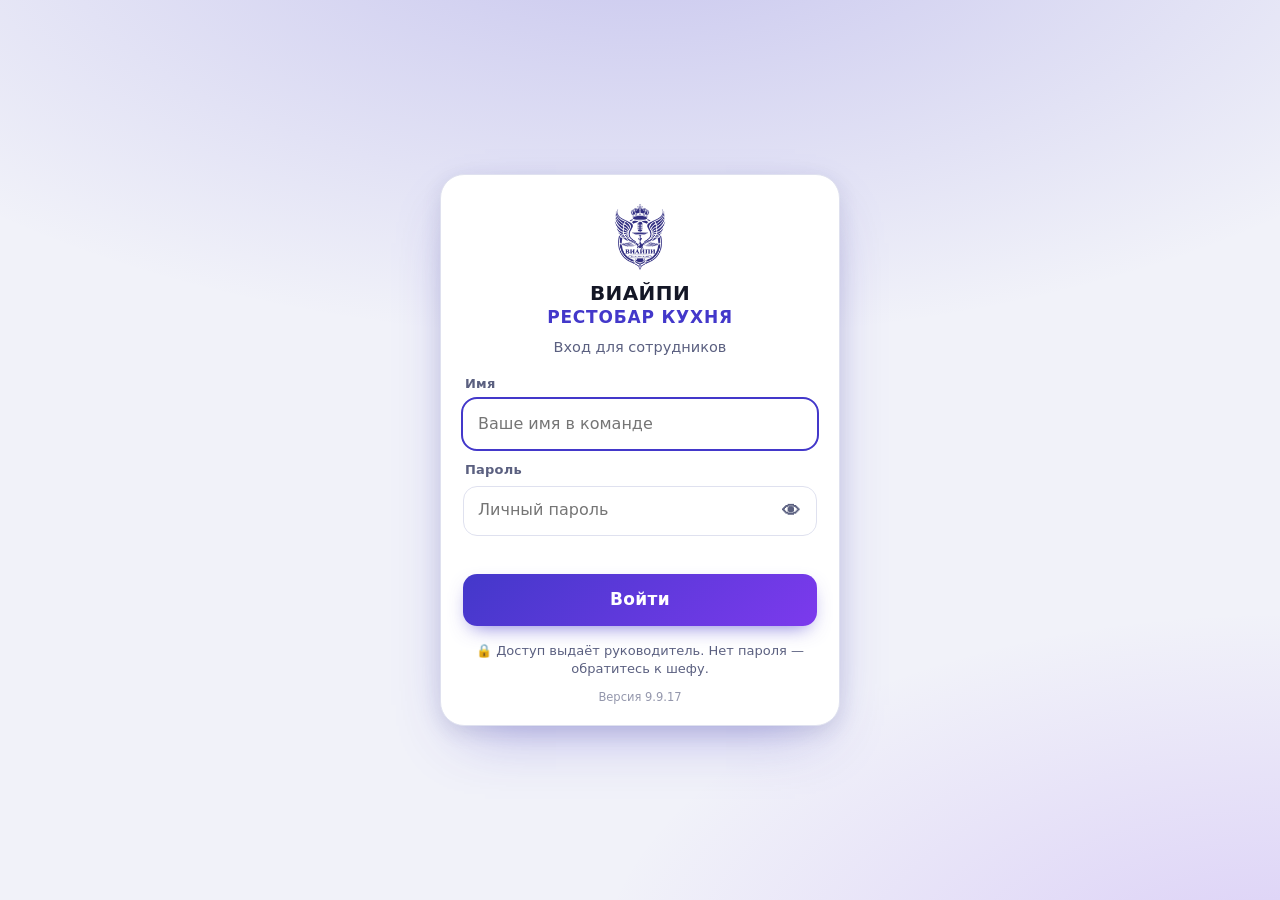
<file: index.html>
<!doctype html>
<html lang="ru">
<head>
<meta charset="utf-8">
<meta name="viewport" content="width=device-width, initial-scale=1, viewport-fit=cover">
<meta name="vip-ver" content="9.9.17">
<meta name="theme-color" content="#4338ca" media="(prefers-color-scheme: light)">
<meta name="theme-color" content="#0b0d17" media="(prefers-color-scheme: dark)">
<script>try{var d=document.documentElement,g=localStorage.getItem("vip3-gate"),r=localStorage.getItem("vip3-rt");if(g!=="\"2\""||!r||r==="\"\"")d.className+=" locked"}catch(e){document.documentElement.className+=" locked"}</script>
<script>try{var t=JSON.parse(localStorage.getItem("vip3-theme"));if(t==="light"||t==="dark")document.documentElement.setAttribute("data-theme",t)}catch(e){}</script>
<link rel="manifest" href="manifest.webmanifest">
<link rel="icon" href="icons/icon-192.png">
<link rel="apple-touch-icon" href="icons/icon-192.png">
<meta name="apple-mobile-web-app-capable" content="yes">
<meta name="apple-mobile-web-app-title" content="ВИАЙПИ РЕСТОБАР КУХНЯ">
<meta name="apple-mobile-web-app-status-bar-style" content="black-translucent">
<meta name="format-detection" content="telephone=no">
<meta name="mobile-web-app-capable" content="yes">
<title>ВИАЙПИ РЕСТОБАР КУХНЯ</title>
<script>(function(){var W=window,K='vip3-heal';
W.__vipHeal=function(why){try{var n=Date.now(),l=+localStorage.getItem(K)||0;if(why!=='manual'&&n-l<6e5)return;localStorage.setItem(K,String(n))}catch(e){}
fetch('manifest.webmanifest?vh='+Date.now(),{cache:'no-store'}).then(function(r){if(!r.ok)throw 0;var P=[];
try{if(navigator.serviceWorker)P.push(navigator.serviceWorker.getRegistrations().then(function(rs){return Promise.all(rs.map(function(r){return r.unregister()}))}))}catch(e){}
try{if(W.caches)P.push(caches.keys().then(function(ks){return Promise.all(ks.map(function(k){return caches.delete(k)}))}))}catch(e){}
return Promise.all(P.map(function(p){return p.catch(function(){})}))}).then(function(){return Promise.all(['./','app.js','styles.css','config.js'].map(function(f){return fetch(f,{cache:'reload'}).catch(function(){})}))}).then(function(){location.reload()},function(){if(why==='manual')location.reload()})};
var chk=function(){if(!W.__vipBoot)W.__vipHeal('boot')};addEventListener('load',function(){setTimeout(chk,6000)});setTimeout(chk,30000)})()</script>
<script>addEventListener("beforeinstallprompt",function(e){e.preventDefault();window.__dp=e})</script>
<link rel="stylesheet" href="styles.css">
</head>
<body>
<div id="gate" role="dialog" aria-modal="true" aria-labelledby="gt">
<main class="gcard">
<picture class="glogo"><source srcset="logo.png" media="(prefers-color-scheme: dark)"><img src="logo-ink.png" width="52" height="68" alt="ВИАЙПИ" decoding="async"></picture>
<h1 id="gt">ВИАЙПИ <b>РЕСТОБАР КУХНЯ</b></h1>
<p class="gsub">Вход для сотрудников</p>
<form id="gf" autocomplete="on" novalidate>
<label class="gl" for="gn">Имя</label>
<input id="gn" name="username" type="text" autocomplete="username" autocapitalize="words" autocorrect="off" spellcheck="false" enterkeyhint="next" maxlength="60" placeholder="Ваше имя в команде">
<label class="gl" for="gp">Пароль</label>
<div class="gpw"><input id="gp" name="password" type="password" autocomplete="current-password" enterkeyhint="go" maxlength="100" placeholder="Личный пароль"><button type="button" class="gpeek" data-a="gpeek" aria-label="Показать пароль" aria-pressed="false">👁</button></div>
<p id="ge" class="gerr" role="alert" aria-live="assertive"></p>
<button id="gb" class="gbtn" type="submit"><span class="gbt">Войти</span><i class="gspin" aria-hidden="true"></i></button>
</form>
<p class="gfoot">🔒 Доступ выдаёт руководитель. Нет пароля — обратитесь к шефу.</p>
<small id="gv" class="gver"></small>
</main>
</div>
<div class="w">
<div class="top" id="hdr"><picture class="logo"><source srcset="logo.png" media="(prefers-color-scheme: dark)"><img src="logo-ink.png" width="34" height="44" alt="ВИАЙПИ" decoding="async"></picture><h1><span class="h1a">ВИАЙПИ</span> <b>РЕСТОБАР КУХНЯ</b></h1><button class="g ib" id="saved" data-a="diag" aria-label="Связь">…</button><button class="g ib unfab" id="unfab" data-a="undo" aria-label="Отменить последнее действие" title="Отменить последнее" hidden><span aria-hidden="true"><svg class="hi" viewBox="0 0 24 24" width="20" height="20" fill="none" stroke="currentColor" stroke-width="1.9" stroke-linecap="round" stroke-linejoin="round" aria-hidden="true" focusable="false"><path d="M9 14 4 9l5-5"/><path d="M4 9h10.5a5.5 5.5 0 0 1 0 11H11"/></svg></span><i id="unn" hidden></i></button><button class="g ib nbb" id="nbtn" data-a="notif" aria-label="Уведомления" hidden><span class="nbi" aria-hidden="true"><svg class="hi" viewBox="0 0 24 24" width="20" height="20" fill="none" stroke="currentColor" stroke-width="1.9" stroke-linecap="round" stroke-linejoin="round" aria-hidden="true" focusable="false"><path d="M6 8a6 6 0 0 1 12 0c0 7 3 9 3 9H3s3-2 3-9"/><path d="M10.3 21a1.94 1.94 0 0 0 3.4 0"/></svg></span><i id="nbadge" hidden></i></button><button class="g ib rfb" id="rfbtn" data-a="refresh" aria-label="Обновить" title="Обновить"><span class="rfi" aria-hidden="true"><svg class="hi" viewBox="0 0 24 24" width="20" height="20" fill="none" stroke="currentColor" stroke-width="1.9" stroke-linecap="round" stroke-linejoin="round" aria-hidden="true" focusable="false"><path d="M21 12a9 9 0 1 1-2.64-6.36"/><path d="M21 3v6h-6"/></svg></span></button><button class="g ib apb" data-a="admin" aria-label="Админ-панель"><svg class="hi" viewBox="0 0 24 24" width="20" height="20" fill="none" stroke="currentColor" stroke-width="1.9" stroke-linecap="round" stroke-linejoin="round" aria-hidden="true" focusable="false"><path d="M12.22 2h-.44a2 2 0 0 0-2 2v.18a2 2 0 0 1-1 1.73l-.43.25a2 2 0 0 1-2 0l-.15-.08a2 2 0 0 0-2.73.73l-.22.38a2 2 0 0 0 .73 2.73l.15.1a2 2 0 0 1 1 1.72v.51a2 2 0 0 1-1 1.74l-.15.09a2 2 0 0 0-.73 2.73l.22.38a2 2 0 0 0 2.73.73l.15-.08a2 2 0 0 1 2 0l.43.25a2 2 0 0 1 1 1.73V20a2 2 0 0 0 2 2h.44a2 2 0 0 0 2-2v-.18a2 2 0 0 1 1-1.73l.43-.25a2 2 0 0 1 2 0l.15.08a2 2 0 0 0 2.73-.73l.22-.39a2 2 0 0 0-.73-2.73l-.15-.08a2 2 0 0 1-1-1.74v-.5a2 2 0 0 1 1-1.74l.15-.09a2 2 0 0 0 .73-2.73l-.22-.38a2 2 0 0 0-2.73-.73l-.15.08a2 2 0 0 1-2 0l-.43-.25a2 2 0 0 1-1-1.73V4a2 2 0 0 0-2-2z"/><circle cx="12" cy="12" r="3"/></svg><i id="apbadge" hidden></i></button><button class="g ib hmb" id="hmbtn" data-a="hmore" aria-label="Ещё" title="Ещё" aria-haspopup="menu" aria-expanded="false" aria-controls="hmenu"><svg class="hi" viewBox="0 0 24 24" width="20" height="20" fill="currentColor" aria-hidden="true" focusable="false"><circle cx="5" cy="12" r="1.9"/><circle cx="12" cy="12" r="1.9"/><circle cx="19" cy="12" r="1.9"/></svg></button><div class="hmenu" id="hmenu" role="menu" hidden><button class="g hmi" id="thbtn" data-a="theme" data-lb="Тема оформления" role="menuitem" aria-label="Тема оформления: светлая или тёмная">🌓</button><button class="g hmi ghb" id="ghbtn" data-a="ghost" data-lb="Невидимка" role="menuitem" aria-label="Режим невидимки" aria-pressed="false" hidden>👻</button><button class="g hmi" data-a="hist" data-lb="История заказов" role="menuitem" aria-label="История заказов">🕘</button></div></div>
<button id="obsbar" class="obsbar" data-a="obs" hidden></button>
<button id="apbar" class="obsbar apbar" data-a="admin" hidden></button>

<div class="instb" id="instb" hidden><span class="ii" aria-hidden="true">📲</span><div class="it2"><b>Установить приложение</b><small id="insub">Иконка на главном экране — открывается как приложение</small></div><button class="p" id="instgo" data-i="go">Установить</button><button class="x" data-i="x" aria-label="Скрыть">✕</button></div>

<nav class="tabs" aria-label="Разделы"><i class="tabind" aria-hidden="true"></i><button class="tab on" data-a="tab" data-id="order" aria-label="Заказ"><span class="ti">🧾</span><span class="tl">Заказ</span></button><button class="tab" data-a="tab" data-id="prep" aria-label="Заготовки"><span class="ti">✅</span><span class="tl">Заготовки</span></button><button class="tab" data-a="tab" data-id="sched" aria-label="График"><span class="ti">📅</span><span class="tl">График</span></button><button class="tab" data-a="tab" data-id="writeoff" aria-label="Списание"><span class="ti">🗑️</span><span class="tl">Списание</span></button><button class="tab" data-a="tab" data-id="recv" aria-label="Приёмка товара"><span class="ti">📦</span><span class="tl">Приёмка</span></button></nav>
<div class="syncbar" id="syncbar" role="status" hidden></div>
<details class="card presb" id="presb" hidden></details>
<section id="vOrder">
<div class="card">
<div class="chips" id="cooks" aria-label="Кто заказывает"></div>
<details class="dn" id="dnbox"><summary id="dnsum">📅 Поставка</summary><div class="lbl f">Дата поставки</div><button type="button" class="dp" id="date" data-dp data-title="Дата поставки" value="" aria-haspopup="dialog">Выберите дату</button><div class="lbl f">Заметка</div><textarea id="note" rows="1" placeholder="Необязательно" style="resize:none;overflow-y:auto"></textarea></details>
</div>
<details class="card" id="shbox"><summary><span id="shtitle" class="wrapt">⏰ Завтра на смену</span></summary><div id="shlist" style="margin-top:8px"></div><div class="small" id="shhint"></div></details>
<details class="card rcb" id="rcback" hidden></details>
<details class="card live" id="livebox" hidden></details>

<div class="sticky">
<div class="sr"><input id="q" type="search" placeholder="Найти товар…" autocomplete="off"><button class="p" data-a="newp">＋ Товар</button></div>
<div class="chips" id="cats" style="margin-top:8px"></div>
</div>
<div id="list"></div>
</section>
<section id="vPrep" hidden>
<details id="bqup" class="bqup" hidden></details>
<div class="card phd">
<div class="chips pck" id="pcooks" aria-label="Я работаю"></div>
<div class="phd-r1"><div class="seg" id="pseg"><button data-a="pday" data-id="-1">Вчера</button><button data-a="pday" data-id="today">Сегодня</button><button data-a="pday" data-id="1">Завтра</button></div><button class="chip pin-toggle" id="ppin" data-a="ptpin" aria-pressed="false" title="Закрепить день" aria-label="Закрепить день">📌</button></div>
<div class="phd-r2"><button type="button" class="dp" id="pdate" data-dp data-title="День подготовки" value="" aria-label="Другой день" aria-haspopup="dialog">Другой день</button><span class="pinfo" id="pinfo"></span></div>
<div class="pbar"><i id="pfill"></i><u id="pfill2"></u></div>
<div class="pin-label" id="ppinlabel" hidden>Закреплённые дни</div><div class="chips pin-list" id="ppins" aria-label="Закреплённые дни подготовки"></div>
</div>
<div class="seg" id="psecs"><button data-a="psec" data-id="main">🍽 Основные<b id="pcm"></b></button><button data-a="psec" data-id="banq">🎉 Банкет<b id="pcb"></b></button></div>
<div class="bqbar" id="bqbar" hidden role="group" aria-label="Банкеты"></div>
<div class="seg bqtabs" id="bqtabs" hidden><button data-a="bqtab" data-id="info">📝 О банкете</button><button data-a="bqtab" data-id="prep">🥘 Заготовки<b id="pcq"></b></button></div>
<div class="card bqh" id="bqh" hidden></div>
<div class="prebox ttkbox" id="ttkbox" hidden aria-live="polite"></div>
<section class="card bqinfo" id="bqinfo" hidden aria-label="Данные банкета">
<div class="lbl"><span>🎉 О банкете</span><small id="bqday"></small></div>
<label class="fl"><span>📅 Дата банкета</span><button type="button" class="dp" id="bqdt" data-dp data-title="Дата банкета" value="" aria-label="Дата банкета" aria-haspopup="dialog">Выберите дату</button></label>
<div class="bqhint" id="bqhint" hidden role="status"></div>
<div class="prebox" id="prebox" hidden></div>
<label class="fl"><span>Название / повод</span><input id="bqt" maxlength="80" placeholder="Например, свадьба Ивановых" autocomplete="off"></label>
<div class="row2"><label class="fl"><span>🕐 Время начала</span><input id="bqs" data-tm inputmode="numeric" maxlength="5" placeholder="18:00" autocomplete="off" enterkeyhint="done" aria-label="Время начала"></label><label class="fl"><span>👥 Гостей</span><input id="bqg" inputmode="numeric" placeholder="0" autocomplete="off"></label></div>
<label class="fl"><span>📍 Зал / место</span><input id="bqp" maxlength="60" placeholder="Например, большой зал" autocomplete="off"></label>
<label class="fl"><span>📝 Заметки</span><textarea id="bqn" rows="3" maxlength="400" placeholder="Меню, пожелания гостей, аллергии…"></textarea></label>
<div class="bqsum" id="bqsum"></div>
<div class="acts"><button class="p" data-a="bqsave">Сохранить и к заготовкам →</button><button class="d" data-a="bqdel">🗑 Удалить банкет</button></div>
</section>
<div id="plist"></div>
<section class="card" id="padd" aria-label="Добавить заготовку">
<div class="pa3"><input id="qt" maxlength="80" placeholder="Что приготовить?" autocomplete="off"><input id="qq" maxlength="20" placeholder="Кол-во" autocomplete="off" inputmode="decimal"><select id="qu" aria-label="Единица измерения"><option value="">ед.</option><option>порц</option><option>кг</option><option>г</option><option>л</option><option>мл</option><option>шт</option><option>уп</option><option>кор</option><option>пак</option><option>бан</option><option>бут</option><option>пуч</option></select><button class="p" data-a="qadd" aria-label="Добавить">＋</button></div>
<div class="qtm" id="qtm"><label class="qtl" for="qd" title="Таймер, минуты">⏱</label><input id="qd" inputmode="numeric" maxlength="3" placeholder="мин" autocomplete="off" aria-label="Таймер в минутах (необязательно)"><div class="chips" aria-label="Быстрый выбор"><button class="chip" data-a="qdset" data-id="5">5</button><button class="chip" data-a="qdset" data-id="10">10</button><button class="chip" data-a="qdset" data-id="18">18</button><button class="chip" data-a="qdset" data-id="30">30</button><button class="chip" data-a="qdset" data-id="60">60</button></div></div>
<div class="chips qsug" id="qlist" aria-label="Из истории"></div>
<details class="qfd"><summary>Категории подсказок</summary><div class="chips" id="qfil"></div></details>
</section>
<details class="card" id="ydbox"><summary>Предыдущий день <small id="ydcount"></small></summary><div id="ydlist" style="margin-top:8px"></div></details>
<details class="card" id="libbox">
<summary>Вся история заготовок <small id="libcount"></small></summary>
<div class="acts" style="margin-top:10px"><button class="p" data-a="libnew">＋ Добавить заготовку</button></div>
<div class="chips" id="libfil" style="margin-top:10px"></div>
<input id="libq" type="search" placeholder="Найти в истории заготовок…" autocomplete="off" style="margin-top:10px">
<div id="liblist" style="margin-top:10px"></div>
</details>
</section>
<div class="seg gseg" id="gseg" hidden><button id="gsch" data-a="tab" data-id="sched">📅 График</button><button data-a="tab" data-id="cab" id="gcab">👤 Мой кабинет</button></div>
<section id="vSched" hidden>
<div class="card"><div class="lbl">Кто смотрит график</div><div class="chips" id="sfilter"></div></div>
<div class="card"><div class="mh"><button class="g" data-a="smon" data-id="-1" aria-label="Назад">‹</button><b id="smt"></b><button class="g" data-a="smon" data-id="1" aria-label="Вперёд">›</button></div><div class="msum" id="smsum"></div><div class="dw"><span>Пн</span><span>Вт</span><span>Ср</span><span>Чт</span><span>Пт</span><span>Сб</span><span>Вс</span></div><div class="cal" id="sgrid"></div></div>
<div class="card" id="scount"></div>
<div class="acts" style="margin:0 0 8px"><button class="g" id="sbtn" data-a="sedit">✎ Править график</button></div>
<div class="card" id="sedit" hidden><div class="lbl">Рабочие дни</div><div class="small" id="sedinfo" style="margin:0 0 8px"></div><div class="acts"><button class="p" data-a="sapply">Отметить выбранные дни буквой Р</button><button class="d" data-a="sclear">Убрать отметки</button></div></div>
<details class="card" id="slbox"><summary>Ближайшие смены</summary><div id="slist" style="margin-top:8px"></div></details>
<div class="card" id="mebox"></div>
</section>
<section id="vCab" hidden>
<div id="cabUser"><div class="card cab-card" id="cabBox"></div></div>
<section class="card" id="payadm" hidden><div class="lbl">💼 Зарплаты · только руководитель</div><div id="payov"></div><div id="payed"></div></section>
</section>
<section id="vRecv" hidden><div id="rchead"></div><div class="sticky" id="rcsb" hidden><div class="sr"><input id="rcq" type="search" placeholder="Найти товар в заказе…" autocomplete="off" enterkeyhint="search" aria-label="Поиск товара"></div><div class="chips" id="rcchips" style="margin-top:8px"></div></div><div id="rcmain"></div></section>
<section id="vWriteoff" hidden>
<div class="card"><div class="lbl">Дата списания</div><button type="button" class="dp" id="woDate" data-dp data-title="Дата списания" value="" aria-haspopup="dialog">Выберите дату</button><div class="small">✓ — оформлено. Записи без ✓ переносятся на следующий день.</div></div>
<section class="card"><div class="lbl"><span>Списано за выбранный день</span><small id="wocount"></small></div><div class="acts wo-share-actions" style="margin:0 0 10px"><button class="p" id="wocopy" data-a="wocopy" disabled>📋 Копировать списание</button><button id="woshare" data-a="woshare" disabled hidden>↗ Отправить списание</button></div><div id="wobk"></div><div id="wolog"></div></section>
<div class="sticky"><div class="sr"><input id="woq" type="search" placeholder="Найти товар для списания…" autocomplete="off"></div><div class="chips" id="wocats" style="margin-top:8px"></div><div class="small" id="wocatalogcount"></div></div>
<div id="woproducts"></div>
</section>
</div>

<div class="bar" id="bar"><div class="barw"><button class="g sendb" id="sbt" data-a="sendopen" aria-label="Отправить: заказ, заготовки, банкет, списания">📤</button><button class="p" id="rv" data-a="review"><span>Проверить заказ</span><span id="cnt">0</span></button></div></div>

<dialog id="dr"><h2>Проверка заказа</h2><div id="rb"></div><div class="lbl" style="margin-top:12px">Повар</div><div id="rc" style="font-weight:700"></div>
<div class="acts"><button class="p" data-a="copy">Копировать заказ</button><button data-a="save">Сохранить</button><button class="g" data-a="close">Закрыть</button><button class="d" data-a="clear">Очистить</button></div></dialog>

<dialog id="dcl" class="sendp"><h2>Что отправить?</h2><div class="small sph">Отметьте, что войдёт в сообщение и в картинку A4. Выбор запоминается на сегодня.</div><div class="spk"><label class="lbl" for="sdck">👨‍🍳 Повар</label><select id="sdck" data-a="sdcook" aria-label="Повар"></select></div><div id="sdl" class="spl"></div><div id="sdc" class="spc" hidden><div class="spt">🔒 Закрытие кухни · <b id="cprog"></b></div><div id="clist" class="clg"></div></div><div class="acts"><button class="g" data-a="clno">Назад</button><button class="p" id="cgo" data-a="clgo" disabled>Далее — проверить сообщение</button></div></dialog>

<dialog id="di"><h2 id="dih">Добавить на главный экран</h2><div id="dib"></div><div class="acts"><button class="p" data-a="close">Понятно</button></div></dialog>

<dialog id="dxe"><h2 id="dxeh">Привезли сверх заказа</h2>
<div class="small" style="margin:0 0 8px">Товар, который привезли, но вы его не заказывали. Он появится в приёмке и в листе отдельной строкой «Сверх заказа».</div>
<div class="lbl">Товар</div><input id="dxn" maxlength="90" placeholder="Начните вводить название…" autocomplete="off">
<div class="chips wrap" id="dxs"></div>
<div class="lbl f">Сколько привезли</div>
<div class="st"><button type="button" data-a="xdec" aria-label="Меньше">−</button><input id="dxq" inputmode="decimal" placeholder="Сколько" autocomplete="off"><select id="dxu" aria-label="Единица"></select><button type="button" data-a="xinc" aria-label="Больше">+</button></div>
<div class="lbl f">Примечание</div><input id="dxt" maxlength="120" placeholder="Вес или примечание (необязательно)" autocomplete="off">
<div class="acts"><button class="p" data-a="xsave">Сохранить</button><button class="g" data-a="close">Отмена</button></div>
<div class="acts" id="dxd" hidden><button class="d" data-a="xdel">🗑 Удалить позицию</button></div></dialog>
<dialog id="dwho" class="whog" aria-labelledby="whoh"><picture class="logo"><source srcset="logo.png" media="(prefers-color-scheme: dark)"><img src="logo-ink.png" width="34" height="44" alt="ВИАЙПИ" decoding="async"></picture><h2 id="whoh">Кто вы?</h2><p class="small whos">Выберите своё имя — приложение будет знать, кто сейчас работает: чьи заказы, заготовки и смены.</p><p class="small whoa" id="whoa" hidden></p><div id="whol"></div><div class="acts"><button class="g" data-a="whoskip">Пропустить</button></div></dialog>
<dialog id="dbt"><h2>🎉 Банкеты вместе</h2><div id="dbtb"></div><div class="acts"><button class="g" data-a="close">Закрыть</button></div></dialog>
<dialog id="drs"><h2>Лист приёмки</h2><div id="drsb"></div><div class="acts rc-share"><button class="p" data-a="rcpdf">📄 PDF</button><button data-a="rccsv">📊 Excel</button><button data-a="rctext">📋 Копировать</button><button id="rcsend" data-a="rcsend" hidden>↗ Отправить текст</button></div><div class="acts"><button class="g" data-a="close">Закрыть</button></div></dialog>
<dialog id="dth"><h2>Тема оформления</h2><div class="thopts" role="radiogroup" aria-label="Тема оформления">
<button class="thopt" data-a="setth" data-id="auto" role="radio" aria-checked="false"><span class="thi">📱</span><span class="tht"><b>Авто</b><small>как в настройках телефона</small></span><i class="thck">✓</i></button>
<button class="thopt" data-a="setth" data-id="light" role="radio" aria-checked="false"><span class="thi">☀️</span><span class="tht"><b>Светлая</b><small>всегда светлый фон</small></span><i class="thck">✓</i></button>
<button class="thopt" data-a="setth" data-id="dark" role="radio" aria-checked="false"><span class="thi">🌙</span><span class="tht"><b>Тёмная</b><small>для вечера и тёмной кухни</small></span><i class="thck">✓</i></button>
</div><div class="small">Выбор сохраняется на этом телефоне.</div><div class="acts"><button class="g" data-a="close">Закрыть</button></div></dialog>
<dialog id="dc"><h2 id="ct">Вы уверены?</h2><div id="cb"></div><div class="acts" id="cx" hidden><button class="im" data-a="ordimg">🖼 Лист A4 для отправки в мессенджер</button></div><div class="acts"><button class="g" id="cn">Нет, вернуться</button><button class="p" id="cy">Да</button></div></dialog>

<dialog id="dn" aria-label="Уведомления"><h2>🔔 Уведомления</h2><div id="nbox"></div><div class="lbl f" style="margin-top:14px">Последние</div><div id="nlist" style="max-height:44dvh;overflow:auto"></div><div class="acts"><button class="g" data-a="close">Закрыть</button></div></dialog>

<dialog id="dh"><h2>История заказов</h2><input id="hq" type="search" placeholder="Повар, дата или товар…"><div id="hbk"></div><div id="hl" style="margin-top:10px;max-height:60dvh;overflow:auto"></div><div class="acts"><button class="g" data-a="close">Закрыть</button></div></dialog>

<dialog id="dt"><h2>Админ-панель</h2>
<div class="adg"><span aria-hidden="true">👥</span>Люди и доступ</div>
<details class="adm" id="adT" open><summary><span class="ai" aria-hidden="true">👥</span><b>Команда</b><small id="adsT"></small></summary><div class="adb">
<div id="tl"></div>
<div class="row2"><input id="tn" placeholder="Имя" maxlength="40"><input id="tr" placeholder="Должность" maxlength="40"></div>
<div class="acts"><button class="p" data-a="addcook">Добавить в команду</button></div></div></details>
<details class="adm" id="adA"><summary><span class="ai" aria-hidden="true">🔔</span><b>Наблюдатели и утверждения</b><small id="adsA"></small></summary><div class="adb">
<div id="apl"></div>
<div class="lbl f">Наблюдатели</div><div id="obl"></div>
<div class="acts"><button class="p" data-a="obnew">＋ Добавить наблюдателя</button></div>
<p class="small">У каждого наблюдателя свой вход (имя + пароль). Вы сами отмечаете, какие разделы он видит. Любое его действие приходит вам и вступает в силу только после «Утвердить». Чтобы сразу закрыть доступ — выключите или удалите наблюдателя.</p>
</div></details>
<details class="adm" id="adS"><summary><span class="ai" aria-hidden="true">🛡</span><b>Сессии и доступ</b><small id="adsS"></small></summary><div class="adb">
<p class="small">Каждый заходит со своим именем и личным паролем. Сотрудник без пароля не видит ничего. Пароль повару ставится в «Команда» кнопкой 🔑.</p>
<div class="acts"><button class="d" data-a="geall">🚪 Выйти на всех телефонах</button></div>
<p class="small">Все телефоны (включая этот) попросят войти заново. Используйте, если телефон потерян или сотрудник уволен.</p></div></details>
<details class="adm" id="adW"><summary><span class="ai" aria-hidden="true">🔐</span><b>Пароль руководителя</b></summary><div class="adb">
<input id="npw" type="password" placeholder="Новый пароль (от 6 символов)" autocomplete="new-password">
<div class="acts"><button data-a="setpw">Сменить пароль</button></div></div></details>
<div class="adg"><span aria-hidden="true">🍳</span>Кухня и работа</div>
<details class="adm" id="adP"><summary><span class="ai" aria-hidden="true">✅</span><b>Заготовки и банкеты</b><small id="adsB"></small></summary><div class="adb">
<div class="acts" style="margin-top:0"><button data-a="catmgr">🏷️ Категории заготовок</button><button data-a="ttkmgr">📖 ТТК блюд</button></div>
<div class="lbl f">Банкеты — уведомления и заготовки</div>
<div class="small" style="margin:0 0 8px">За сколько дней до банкета показывать его в списке заготовок и в уведомлении сверху. Например, «за 2 дня»: в четверг видны банкеты пятницы и субботы.</div>
<div class="chips wrap" id="bqlc"><button class="chip" data-a="bqlset" data-id="1">за 1 день</button><button class="chip" data-a="bqlset" data-id="2">за 2 дня</button><button class="chip" data-a="bqlset" data-id="3">за 3 дня</button></div></div></details>
<details class="adm" id="adC"><summary><span class="ai" aria-hidden="true">📦</span><b>Каталог товаров</b><small id="adsC"></small></summary><div class="adb">
<div class="acts" style="margin-top:0"><button id="edb" data-a="toggled">Режим правки товаров: выкл</button><button id="unh" data-a="unhide">Вернуть скрытые (0)</button></div>
<p class="small">В режиме правки у каждого товара появляются ✎ (название и единица) и ✕ (удалить). Изменения сразу видят все.</p></div></details>
<details class="adm" id="adD"><summary><span class="ai" aria-hidden="true">🕕</span><b>Кухонный день</b><small id="adsD"></small></summary><div class="adb">
<div class="lbl">Начало дня</div>
<div class="small" style="margin:0 0 8px">Когда в приложении начинается новый день: переносятся невыполненные заготовки, меняется «Завтра на смену» и дата поставки.</div>
<div class="chips wrap" id="dsl"><button class="chip" data-a="dsset" data-id="0">00:00 · полночь</button><button class="chip" data-a="dsset" data-id="3">03:00</button><button class="chip" data-a="dsset" data-id="5">05:00</button><button class="chip" data-a="dsset" data-id="6">06:00</button></div>
<div class="lbl f">Часы работы кухни</div>
<div class="small" style="margin:0 0 8px">Показываются в блоке «Завтра». Закрытие ночью (например, 02:00 или 05:00) относится к тому же рабочему дню.</div>
<div class="hrs"><div class="hr1"><b>Вс–Чт</b><input id="hwo" data-tm data-hr="hw" inputmode="numeric" maxlength="5" placeholder="12:00" aria-label="Открытие, воскресенье–четверг"><span>—</span><input id="hwc" data-tm data-hr="hw" inputmode="numeric" maxlength="5" placeholder="02:00" aria-label="Закрытие, воскресенье–четверг"></div><div class="hr1"><b>Пт, Сб</b><input id="hfo" data-tm data-hr="hf" inputmode="numeric" maxlength="5" placeholder="12:00" aria-label="Открытие, пятница и суббота"><span>—</span><input id="hfc" data-tm data-hr="hf" inputmode="numeric" maxlength="5" placeholder="05:00" aria-label="Закрытие, пятница и суббота"></div></div></div></details>
<div class="adg"><span aria-hidden="true">📲</span>Связь и устройства</div>
<details class="adm" id="adN"><summary><span class="ai" aria-hidden="true">🔔</span><b>Уведомления</b><small id="adsN"></small></summary><div class="adb">
<div id="ntbox"></div></div></details>
<details class="adm" id="adG"><summary><span class="ai" aria-hidden="true">📱</span><b>Телефоны и устройства</b><small id="adsG"></small></summary><div class="adb">
<div id="phbox"></div></div></details>
<div class="adg"><span aria-hidden="true">💾</span>Данные и безопасность</div>
<details class="adm" id="adR"><summary><span class="ai" aria-hidden="true">♻️</span><b>Корзина и восстановление</b><small id="adsR"></small></summary><div class="adb">
<div class="small">Всё, что удаляют в приложении, лежит здесь 60 дней: заказы, заготовки, банкеты, списания. Нажмите «Вернуть», и запись появится на прежнем месте.</div>
<div id="trbk"></div><div id="trl"></div>
<div class="acts"><button class="g" data-a="trload">↻ Обновить</button></div>
<div class="lbl f">Удалили раньше? Вернуть заказ из сообщения</div>
<div class="small">Вставьте текст заказа из мессенджера («🧾 Заказ на …»). Можно сразу несколько сообщений.</div>
<textarea id="trmsg" rows="4" placeholder="🧾 Заказ на пт, 20.11 …" autocomplete="off"></textarea>
<div id="trpv"></div>
<div class="acts"><button class="p" data-a="trparse">Проверить текст</button><button class="g" data-a="trfile">📂 Из файла копии…</button></div>
<input type="file" id="trfi" accept=".json,application/json" hidden>
</div></details>
<details class="adm" id="adK"><summary><span class="ai" aria-hidden="true">💾</span><b>Данные и копия</b><small id="adsK"></small></summary><div class="adb">
<div class="small bkl" id="bkinfo" style="margin:0 0 8px"></div>
<div class="acts" style="margin-top:0"><button class="p" data-a="backup">💾 Скачать копию всех данных</button></div>
<div class="lbl f">Трафик</div><div class="small" id="txinfo"></div>
<div class="lbl f">Ошибки устройств</div><div class="small" id="errinfo" style="margin:0 0 8px"></div>
<div class="acts" style="margin-top:0"><button data-a="errshow">Показать</button><button data-a="errcopy">Копировать</button><button class="d" data-a="errclear">Очистить</button></div>
<pre class="errbox" id="errbox" hidden></pre></div></details>
<div class="acts"><button class="g" data-a="close">Закрыть</button><button class="d" data-a="logout">Выйти</button></div></dialog>
<dialog id="da"><form id="daf" autocomplete="on"><div id="accs" class="accs" hidden></div><h2 id="dah">Вход для руководителя</h2><input id="au" type="text" name="username" autocomplete="username" value="admin@vip.local" readonly aria-label="Логин" class="lgn"><input id="ap" type="password" name="password" placeholder="Пароль" autocomplete="current-password" aria-label="Пароль"><div class="acts"><button class="p" type="submit" data-a="login">Войти</button><button class="g" type="button" data-a="close">Отмена</button></div><p class="small">Пароль запоминается на этом устройстве: повторно вводить не придётся.</p></form></dialog>
<dialog id="dimg" class="dimg"><h2>Заказ — лист A4</h2><div class="imw"><div class="imgbusy" id="imgbusy" hidden><i class="spin"></i><span>Готовлю лист A4…</span></div><img id="imgp" alt="Заказ на листе A4"></div><p class="small">Весь заказ на одной странице. «Поделиться» открывает WhatsApp, VK и другие приложения для отправки.</p><div class="acts"><button class="p" data-a="imgshare">📤 Поделиться</button><button data-a="imgpdf">📄 PDF A4</button></div><div class="acts"><button data-a="imgsave">⬇ Скачать</button><button data-a="imgcopy">📋 Копировать</button><button class="g" data-a="imgclose">Закрыть</button></div></dialog>
<dialog id="dobe"><h2 id="obeh">Наблюдатель</h2><div class="lbl f">Имя (для входа и в запросах)</div><input id="oben" maxlength="40" autocomplete="off" placeholder="Например: Владелец, Официант Анна"><div class="lbl f">Пароль</div><input id="obep" type="password" autocomplete="new-password" placeholder="Пароль (от 6 символов)"><div class="lbl f">Что может делать</div><select id="obem" aria-label="Режим"><option value="view">Только смотреть</option><option value="edit">Правки — с утверждением</option></select><div class="lbl f">Какие разделы видит</div><div class="obsec" id="obesec"><label class="chk"><input type="checkbox" data-obv="ord"> 🧾 Заказ и история заказов</label><label class="chk"><input type="checkbox" data-obv="prep"> ✅ Заготовки</label><label class="chk"><input type="checkbox" data-obv="bq"> 🎉 Банкеты</label><label class="chk"><input type="checkbox" data-obv="sched"> 📅 График и смены</label><label class="chk"><input type="checkbox" data-obv="wo"> 🗑️ Списание</label><label class="chk"><input type="checkbox" data-obv="recv"> 📦 Приёмка и «Не привезли»</label></div><div class="lbl f">Доступ</div><label class="chk"><input type="checkbox" id="obeon" checked> Доступ включён</label><div class="acts"><button class="g" data-a="close">Закрыть</button><button class="p" data-a="obesave">Сохранить</button></div><div class="acts"><button class="d" id="obedel" data-a="obedel" hidden>Удалить наблюдателя</button></div></dialog>
<dialog id="dobs"><h2>👁 Наблюдатель</h2><p class="small" id="obst"></p><div id="obsl"></div><div class="lbl f">Сменить пароль</div><input id="onp" type="password" placeholder="Новый пароль (от 6 символов)" autocomplete="new-password"><div class="acts"><button data-a="obspw">Сменить пароль</button></div><div class="acts"><button class="g" data-a="close">Закрыть</button><button class="d" data-a="logout">Выйти</button></div></dialog>
<dialog id="dcat"><h2>Категории заготовок</h2><div id="catl"></div><div class="lbl f">Новая категория</div><div class="row2 catnew"><input id="catE" maxlength="4" placeholder="🍕" aria-label="Значок"><input id="catN" maxlength="30" placeholder="Например, Пицца" aria-label="Название" autocomplete="off"></div><div class="emo" id="cemo"></div><div class="acts"><button class="p" data-a="catadd">＋ Добавить</button><button class="g" data-a="close">Закрыть</button></div><p class="small">Новая категория сразу появляется у всех поваров в фильтрах и при выборе категории заготовки. Умная классификация учится: после того как вы отнесёте заготовку сюда, похожие названия будут попадать в эту категорию сами. Базовые категории удалить нельзя.</p></dialog>
<dialog id="dttk"><h2>📖 ТТК блюд</h2><p class="small" style="margin:0 0 8px">Технологические карты: из чего и сколько грамм или штук на 1 порцию. Когда банкет приходит с сайта предзаказов, в карточке банкета нажмите «👁 Посмотреть заготовки»: приложение покажет, что и сколько получится (количество блюд × норма), и добавит в «Основные заготовки» только после вашего «Добавить». «🧮 Сводка по продуктам» собирает одинаковые продукты всех блюд и банкетов вместе.</p><div class="acts" style="margin-top:0"><button id="ttkon" data-a="ttkauto" class="ttkon"></button></div><input id="ttkq" type="search" placeholder="Найти блюдо…" autocomplete="off" aria-label="Поиск блюда"><div id="ttkl"></div><div class="acts"><button class="p" data-a="ttknew">＋ Блюдо</button><button id="ttkseed" data-a="ttkseed" hidden>📥 ТТК ресторана</button><button data-a="ttkimp">📥 Вставить текст ТТК</button><button class="g" data-a="close">Закрыть</button></div></dialog>
<dialog id="dttd"><h2 id="tdh">Блюдо в ТТК</h2><label class="fl"><span>Название (как на сайте предзаказов)</span><input id="tdn" maxlength="80" autocomplete="off" placeholder="Например, Цезарь с курицей"></label><label class="fl"><span>Категория</span><input id="tdc" maxlength="40" list="tdcl" autocomplete="off" placeholder="Например, САЛАТЫ"></label><datalist id="tdcl"></datalist><div class="lbl f">Когда готовить</div><div class="chips wrap" id="tdld"></div><label class="fl"><span>Заметка</span><input id="tdnt" maxlength="200" autocomplete="off" placeholder="Например, готовится за 1–2 дня, хранится в холодильнике"></label><div class="lbl f">Состав на 1 порцию</div><div id="tdi"></div><div class="acts"><button data-a="ttadd">＋ Компонент</button></div><div class="acts"><button class="p" data-a="ttdsave">Сохранить</button><button class="d" id="tddel" data-a="ttkdel">🗑 Удалить</button><button class="g" data-a="close">Закрыть</button></div></dialog>
<dialog id="dtti"><h2>📥 Вставить текст ТТК</h2><p class="small" style="margin:0 0 8px">Вставьте ТТК текстом. Заголовок группы — отдельной строкой (САЛАТЫ), название блюда — строкой, состав — строками с «−» и граммами:</p><pre class="ttex">САЛАТЫ
Цезарь с курицей
- Куриное бедро 80 г
- Айсберг 60 г
- Соус цезарь — 40 г
Водка сет | за 1 день
- Сало 30 г</pre><textarea id="ttit" rows="9" placeholder="Вставьте текст ТТК сюда" aria-label="Текст ТТК"></textarea><div class="acts"><button class="p" data-a="ttiparse">Разобрать</button><button class="g" data-a="close">Закрыть</button></div><div id="ttip"></div></dialog>
<dialog id="dttl"><h2>Привязать к ТТК</h2><p class="small" style="margin:0 0 8px">Блюдо из банкета: <b id="ttln"></b>. Выберите карточку ТТК — дальше оно будет считаться само.</p><input id="ttlq" type="search" placeholder="Найти блюдо…" autocomplete="off" aria-label="Поиск блюда"><div id="ttlk"></div><div class="acts"><button data-a="ttmk">＋ Создать карточку с этим названием</button><button class="g" data-a="ttlclose">Отмена</button></div></dialog>
<dialog id="dttp"><h2>👁 Заготовки по ТТК</h2><p class="small" style="margin:0 0 8px">Так заготовки лягут в «Основные». Пока вы не нажмёте «Добавить», ничего не записывается.</p><div id="ttpl"></div><div class="acts"><button id="ttpgo" class="p" data-a="ttplgo">➕ Добавить</button><button data-a="ttsumb">🧮 Сводка</button><button class="g" data-a="close">Закрыть</button></div></dialog>
<dialog id="dtts"><h2>🧮 Сводка по продуктам</h2><div id="tssc" class="tss-ch"></div><div id="tssh" class="small"></div><input id="tsq" type="search" placeholder="Найти продукт или блюдо…" autocomplete="off" aria-label="Поиск по сводке"><div id="ttsl"></div><div class="acts"><button class="p" data-a="tscopy">📋 Скопировать</button><button class="g" data-a="ttsclose">Закрыть</button></div></dialog>
<dialog id="dq"><h2>Новая группа заготовок</h2><input id="qgn" maxlength="40" placeholder="Например, Банкет 15 ноября"><div class="acts"><button class="p" data-a="qaddg">Создать</button><button class="g" data-a="close">Отмена</button></div></dialog>
<dialog id="dl"><h2 id="lltitle">Добавить заготовку в архив</h2><div class="lbl">Название</div><input id="llt" maxlength="80" placeholder="Например, Соус заготовленный"><div class="row2"><div><div class="lbl">Количество</div><input id="llq" maxlength="20" placeholder="Например, 2 кг"></div><div><div class="lbl">Группа</div><select id="llg"></select></div></div><div class="lbl" style="margin-top:8px">Категория</div><select id="llc"></select><div class="acts"><button class="p" data-a="libsave">Сохранить</button><button class="g" data-a="close">Отмена</button></div></dialog>
<dialog id="du"><h2 id="utitle">Username</h2><div class="lbl">Username (для упоминания в сообщении)</div><input id="uu" maxlength="40" placeholder="например, ali_cook" autocapitalize="off" autocomplete="off"><div class="acts"><button class="p" data-a="usave">Сохранить</button><button class="g" data-a="close">Отмена</button></div></dialog>
<dialog id="dtk"><h2 id="tkh">Заготовка</h2>
<input id="tkn" maxlength="80" aria-label="Название">
<div class="seg" id="tkm" style="margin-top:10px"><button data-a="tkmode" data-id="n">Порции</button><button data-a="tkmode" data-id="g">👥 По гостям</button></div>
<div id="tkNum"><div class="tkrow"><div class="st"><button data-a="tkdec" aria-label="Меньше">−</button><input id="tkq" inputmode="decimal" placeholder="Сколько" autocomplete="off"><button data-a="tkinc" aria-label="Больше">+</button></div><select id="tku"></select></div><div class="chips wrap" style="margin-top:8px"><button class="chip" data-a="tkset" data-id="10">10</button><button class="chip" data-a="tkset" data-id="20">20</button><button class="chip" data-a="tkset" data-id="30">30</button><button class="chip" data-a="tkset" data-id="50">50</button><button class="chip" data-a="tkset" data-id="80">80</button><button class="chip" data-a="tkset" data-id="100">100</button></div></div>
<div id="tkG" hidden><div class="row2"><label><div class="lbl">Гостей в этот день</div><input id="tkgst" inputmode="numeric" placeholder="например, 80" autocomplete="off"></label><label><div class="lbl">На 1 гостя</div><input id="tkk" inputmode="decimal" value="1" autocomplete="off"></label></div><div class="row2"><select id="tkgu"></select><div class="small" id="tkres" style="margin:0;align-self:center"></div></div><div class="small">Число гостей меняется в одном месте — все количества пересчитаются сами.</div></div>
<div class="chips wrap" id="tkhint" style="margin-top:8px"></div>
<div class="lbl" style="margin:12px 0 4px">Категория</div><select id="tkc"></select><div class="small" id="tkcs" style="margin-top:6px"></div>
<div class="lbl" style="margin:12px 0 4px">⏱ Таймер, мин (необязательно)</div><input id="tkd" inputmode="numeric" maxlength="3" placeholder="например, 18 — варка риса" autocomplete="off">
<label class="chk"><input type="checkbox" id="tkb"> 🎉 Банкет</label>
<div id="tkbqb" hidden><div class="lbl" style="margin:10px 0 4px">Какой банкет</div><select id="tkbq" aria-label="Банкет"></select></div>
<div id="tksvb" hidden><div class="lbl" style="margin:10px 0 4px">🕐 Время подачи</div><input id="tksv" data-tm inputmode="numeric" maxlength="5" placeholder="19:30" autocomplete="off" enterkeyhint="done" aria-label="Время подачи"></div>
<div class="acts"><button class="p" data-a="tksave">Сохранить</button><button class="g" data-a="close">Отмена</button><button class="d" data-a="tkdel">Удалить</button></div></dialog>
<dialog id="ddq" aria-label="Сколько приготовлено"><h2 id="dqh">Сколько приготовлено?</h2>
<div class="small" id="dqn"></div>
<div class="tkrow" style="margin-top:10px"><div class="st"><button data-a="dqdec" aria-label="Меньше">−</button><input id="dqv" inputmode="decimal" placeholder="0" autocomplete="off" aria-label="Приготовлено"><button data-a="dqinc" aria-label="Больше">+</button></div><b id="dqu"></b></div>
<div class="dqbar"><i id="dqfill"></i></div><div class="dqrem" id="dqr"></div>
<div class="chips wrap" id="dqch" style="margin-top:10px"></div>
<div class="acts"><button class="p" data-a="dqsave">Сохранить</button><button class="g" data-a="close">Отмена</button><button class="g" data-a="dqedit">✎ Заготовка</button></div></dialog>
<dialog id="dpp" aria-label="Сколько порций приготовлено"><h2 id="pph">Сколько порций приготовлено?</h2>
<div class="small" id="ppn"></div>
<div class="tkrow" style="margin-top:10px"><div class="st"><button data-a="ppdec" aria-label="Меньше">−</button><input id="ppv" inputmode="decimal" placeholder="0" autocomplete="off" aria-label="Приготовлено порций"><button data-a="ppinc" aria-label="Больше">+</button></div><b id="ppu">порций</b></div>
<div class="dqbar"><i id="ppfill"></i></div><div class="dqrem" id="ppr"></div>
<div class="chips wrap" id="ppch" style="margin-top:10px"></div>
<div class="ppl" id="ppl"></div>
<div class="acts"><button class="p" data-a="ppsave">Сохранить</button><button class="g" data-a="close">Отмена</button></div></dialog>
<dialog id="dpk" aria-label="Выбор даты"><h2 id="dph">Выберите дату</h2>
<div class="dpk-n"><button type="button" class="g" data-a="dpmon" data-id="-12" aria-label="Год назад">«</button><button type="button" class="g" data-a="dpmon" data-id="-1" aria-label="Предыдущий месяц">‹</button><b id="dpt" aria-live="polite"></b><button type="button" class="g" data-a="dpmon" data-id="1" aria-label="Следующий месяц">›</button><button type="button" class="g" data-a="dpmon" data-id="12" aria-label="Год вперёд">»</button></div>
<div class="dpk-w" aria-hidden="true"><span>пн</span><span>вт</span><span>ср</span><span>чт</span><span>пт</span><span class="we">сб</span><span class="we">вс</span></div>
<div class="dpk-g" id="dpg"></div>
<div class="chips wrap" style="margin-top:10px"><button type="button" class="chip" data-a="dpq" data-id="-1">Вчера</button><button type="button" class="chip" data-a="dpq" data-id="0">Сегодня</button><button type="button" class="chip" data-a="dpq" data-id="1">Завтра</button></div>
<div class="acts"><button class="g" data-a="close">Отмена</button></div></dialog>
<dialog id="dsh" class="shsheet" aria-label="Смена"><h2 id="dsht">Смена</h2><div class="small" id="dshs" style="margin:0 0 10px"></div>
<div class="stp"><button type="button" class="g" data-a="shstep" data-id="-0.5" aria-label="Меньше на полчаса">−</button><div class="stv"><input id="dshh" inputmode="decimal" autocomplete="off" aria-label="Часов отработано"><span>ч</span></div><button type="button" class="g" data-a="shstep" data-id="0.5" aria-label="Больше на полчаса">＋</button></div>
<div class="chips wrap" id="dshq" style="margin-top:10px"></div><div class="small shm" id="dshm" aria-live="polite"></div>
<div class="acts"><button class="p" id="dshp" data-a="shsave">Записать смену</button><button class="d" id="dshd" data-a="shdel">Удалить смену</button><button class="g" data-a="close">Отмена</button></div></dialog>
<dialog id="dsv"><h2>Время подачи</h2><div class="small" id="svn" style="margin:0 0 10px;font-weight:700"></div><input id="svt" data-tm inputmode="numeric" maxlength="5" placeholder="19:30" autocomplete="off" enterkeyhint="done" aria-label="Время подачи"><div class="lbl" style="margin:12px 0 6px">Быстрый выбор</div><div class="chips wrap" id="svq"></div><div class="acts"><button class="p" data-a="svsave">Сохранить</button><button class="g" data-a="close">Отмена</button><button class="d" data-a="svclr">Убрать</button></div></dialog>
<dialog id="dgs"><h2>Сколько гостей?</h2><input id="gsn" inputmode="numeric" placeholder="например, 80" autocomplete="off"><div class="small">Все заготовки «по числу гостей» в этот день пересчитаются автоматически.</div><div class="acts"><button class="p" data-a="gstsave">Сохранить</button><button class="g" data-a="close">Отмена</button></div></dialog>
<dialog id="dpid" class="pidd" aria-labelledby="pidh"><h2 id="pidh">Пароль</h2><div class="small" style="margin:0 0 8px">Введите свой пароль. Он запомнится на этом телефоне — повторно вводить не придётся.</div><form id="pidf" autocomplete="on" onsubmit="return false"><input id="pidv" type="password" autocomplete="current-password" autocapitalize="off" autocorrect="off" spellcheck="false" placeholder="Пароль" enterkeyhint="go"><div class="pide" id="pide" role="alert"></div><div class="acts"><button class="g" type="button" data-a="pidno">Отмена</button><button class="p" type="submit" id="pidgo" data-a="pidgo">Войти</button></div></form></dialog>
<dialog id="dpw"><h2 id="pwh">Пароль кабинета</h2><div class="small" style="margin:0 0 8px">Этим личным паролем повар входит в приложение (его имя + этот пароль) и в свой кабинет с часами и зарплатой. Минимум 6 символов. Запишите и передайте повару — без пароля он не увидит ничего.</div><input id="pwv" autocomplete="off" autocapitalize="off" placeholder="Новый пароль"><div class="acts"><button class="p" data-a="pwsave">Сохранить</button><button class="g" data-a="close">Отмена</button><button class="d" id="pwdel" data-a="pwdel">Отключить доступ</button></div></dialog>
<dialog id="dd"><h2>Связь и диагностика</h2><pre class="msg" id="dinfo"></pre><pre class="msg" id="dlog" style="margin-top:8px"></pre><div class="acts"><button class="p" data-a="dtest">Проверить связь</button><button data-a="dre">Переподключить</button></div><div class="acts"><button data-i="go">📲 Установить на главный экран</button></div><div class="acts"><button class="d" data-a="dclr">Сбросить кэш</button><button class="g" data-a="close">Закрыть</button></div></dialog>
<dialog id="de"><h2>Изменить товар</h2><div class="lbl">Название</div><input id="en" maxlength="90"><div class="lbl f">Единица по умолчанию</div><select id="eu"></select><p class="small">Изменение увидят все повара.</p><div class="acts"><button class="p" data-a="saveprod">Сохранить</button><button class="g" data-a="close">Отмена</button></div></dialog>

<dialog id="dp"><h2>Новый товар</h2>
<div class="lbl">Название</div><input id="pn" maxlength="90" placeholder="Например, соус гранатовый">
<div class="row2"><div><div class="lbl">Группа</div><select id="pc"></select></div><div><div class="lbl">Единица</div><select id="pu"></select></div></div>
<div class="acts"><button class="p" data-a="addprod">Добавить в каталог</button><button class="g" data-a="close">Отмена</button></div></dialog>

<dialog id="dg"><h2 id="dgh">Новая группа</h2><div class="row2 catnew"><input id="gne" maxlength="4" placeholder="📦" aria-label="Значок" autocomplete="off"><input id="ggn" maxlength="40" placeholder="Например, напитки" aria-label="Название" autocomplete="off"></div><div class="lbl f">Выберите значок</div><div class="emo" id="gemo"></div><div class="acts"><button class="p" id="dgok" data-a="addgrp">Создать</button><button class="g" data-a="close">Отмена</button></div></dialog>
<div class="tg" id="tg" role="status"></div>
<div class="unpill" id="unpill" hidden><button class="unb" data-a="undo" aria-label="Отменить последнее действие"><span class="uni" aria-hidden="true">↩</span><span class="unt"><b>Отменить</b><small id="unm"></small></span></button><button class="unx" data-a="unclose" aria-label="Скрыть">✕</button></div>

<script src="config.js" defer></script>
<script src="app.js" defer></script>
</body>
</html>
</file>
<file: styles.css>
:root{--vip-ver:"9.9.17"}
:root{--bg:#f1f2f9;--sf:#fff;--tx:#141726;--mu:#5b6080;--ac:#4338ca;--ac3:#7c3aed;--ac2:#eceafd;--ln:#dfe1ef;--wa:#b45309;--rd:#c81e1e;--ok:#047857;--okbg:#e2f5ed;--grad:linear-gradient(135deg,#4338ca,#7c3aed);--sh:0 6px 20px #2a2e6b1f;--r:16px;box-sizing:border-box;padding-top:env(safe-area-inset-top,0px)}
@media(prefers-color-scheme:dark){:root:not([data-theme=light]){color-scheme:dark;--bg:#0b0d17;--sf:#141829;--tx:#eceefb;--mu:#9a9fc4;--ac:#8b8dfa;--ac3:#c084fc;--ac2:#202550;--ln:#272c49;--wa:#fbbf24;--rd:#f87171;--ok:#34d399;--okbg:#10332a;--grad:linear-gradient(135deg,#5457e8,#7e3fe0);--sh:0 6px 22px #0008}}
*{box-sizing:border-box;-webkit-tap-highlight-color:transparent}
html{overscroll-behavior-y:none;-webkit-text-size-adjust:100%}
button,.chip,.it,.bar{touch-action:manipulation;-webkit-user-select:none;user-select:none;-webkit-touch-callout:none}
input,textarea,select{-webkit-user-select:text;user-select:text}
html{scroll-padding-top:env(safe-area-inset-top,0px)}
body{margin:0;background:var(--bg);color:var(--tx);font:16px/1.4 system-ui,-apple-system,"Segoe UI",Roboto,sans-serif;padding-bottom:calc(96px + env(safe-area-inset-bottom,0px))}
button,input,select,textarea{font:inherit;color:inherit}
button{cursor:pointer;border:0;border-radius:12px;padding:11px 16px;background:var(--ac2);color:var(--ac);font-weight:700;min-height:44px;transition:transform .08s}
button:active{transform:scale(.95)}
button.p{background:var(--ac);color:var(--bg)}
button.d{background:transparent;color:var(--rd)}
button.g{background:transparent;border:1px solid var(--ln);color:var(--tx)}
button:disabled{opacity:.4;pointer-events:none}
input,select,textarea{width:100%;background:var(--sf);border:1.5px solid var(--ln);border-radius:12px;padding:11px 13px;min-height:44px}
input:focus,select:focus,textarea:focus{outline:2px solid var(--ac);border-color:transparent}
.w{max-width:760px;margin:0 auto;padding:0 14px}
.top{display:flex;align-items:center;gap:8px;padding:14px 0 6px;flex-wrap:wrap}
.top h1{font-size:19px;margin:0;flex:1;letter-spacing:.3px;min-width:150px}.top h1 b{color:var(--ac)}
#saved{font-size:12px;color:var(--mu)}#saved.on{color:var(--ac)}
.top button{padding:8px 12px;min-height:40px}
.card{background:var(--sf);border:1px solid var(--ln);border-radius:var(--r);padding:14px;margin:10px 0}
.lbl{font-size:12px;font-weight:700;color:var(--mu);text-transform:uppercase;letter-spacing:.8px;margin-bottom:8px;display:flex;justify-content:space-between;align-items:center}
.chips{display:flex;gap:8px;overflow-x:auto;padding-bottom:4px;scrollbar-width:none}.chips::-webkit-scrollbar{display:none}
.chip{flex:none;border:1.5px solid var(--ln);background:var(--sf);color:var(--tx);border-radius:999px;padding:8px 14px;min-height:40px;font-weight:600}
.chip.on{background:var(--ac);border-color:var(--ac);color:var(--bg)}
.chip small{display:block;font-weight:400;opacity:.75;font-size:11px;line-height:1.1}
.row2{display:grid;grid-template-columns:1fr 1fr;gap:10px;margin-top:10px}
.sticky{position:sticky;top:0;z-index:5;background:var(--bg);padding:8px 0 4px;box-sizing:border-box}
.sr{display:flex;gap:8px}.sr input{flex:1}
.gh{font-size:13px;font-weight:800;color:var(--ac);margin:16px 2px 6px}
.it{display:flex;align-items:center;gap:10px;background:var(--sf);border:1px solid var(--ln);border-radius:14px;padding:8px 8px 8px 14px;margin-bottom:6px;min-height:58px}
.it.on{border-color:var(--ac);background:var(--ac2)}
.it .n{flex:1;font-weight:600;min-width:0;overflow-wrap:anywhere}.it .n i{display:block;font-style:normal;font-weight:400;font-size:12px;color:var(--mu)}
.st{display:flex;align-items:center;gap:4px}
.st button{width:42px;padding:0;font-size:22px;line-height:1}
.st input{width:62px;text-align:center;padding:8px 2px;font-weight:700}
.st u{text-decoration:none;font-size:13px;color:var(--mu);min-width:30px}
.x{background:transparent!important;color:var(--mu)!important;width:36px;padding:0;min-height:36px}
.bar{position:fixed;left:0;right:0;bottom:0;padding:10px 14px calc(10px + env(safe-area-inset-bottom,0px));background:linear-gradient(transparent,var(--bg) 35%);z-index:6}
.bar button{width:100%;max-width:760px;display:flex;margin:0 auto;justify-content:space-between;align-items:center;font-size:17px;padding:15px 20px;box-shadow:0 8px 24px #0004}
dialog{border:0;border-radius:22px 22px 0 0;background:var(--bg);color:var(--tx);width:100%;max-width:560px;max-height:90dvh;padding:18px;margin:auto auto 0}
@media(min-width:640px){dialog{border-radius:22px;margin:auto}}
dialog::backdrop{background:#000a}
dialog h2{margin:0 0 12px;font-size:20px}
.acts{display:flex;gap:8px;margin-top:14px;flex-wrap:wrap}.acts button{flex:1;min-width:120px}
.msg{white-space:pre-wrap;background:var(--sf);border:1px solid var(--ln);border-radius:12px;padding:12px;font:14px/1.5 system-ui,sans-serif;max-height:42dvh;overflow:auto;margin:0}
.hc{background:var(--sf);border:1px solid var(--ln);border-radius:14px;padding:12px;margin-bottom:8px}
.hc b{display:block}.hc small{color:var(--mu)}
.hc .acts{margin-top:8px}.hc .acts button{min-height:38px;padding:6px 10px}
.em{text-align:center;color:var(--mu);padding:30px 10px}
.tg{position:fixed;left:50%;bottom:calc(100px + env(safe-area-inset-bottom,0px));transform:translate(-50%,20px);background:var(--tx);color:var(--bg);padding:12px 18px;border-radius:12px;font-weight:600;opacity:0;pointer-events:none;transition:.2s;z-index:99;max-width:90%;text-align:center}
.tg.on{opacity:1;transform:translate(-50%,0)}
.bad{outline:2px solid var(--rd)!important}

.f{margin-top:14px}
.small{color:var(--mu);font-size:13px;margin:10px 0 0}
input[type=date]{display:block;min-height:48px;-webkit-appearance:none;appearance:none;text-align:left}
.tabs{display:grid;grid-template-columns:1fr 1fr;gap:6px;background:var(--sf);border:1px solid var(--ln);border-radius:14px;padding:5px;margin:8px 0}
.tab{background:transparent;color:var(--mu);min-height:44px;padding:8px}
.tab.on{background:var(--ac);color:var(--bg)}
.pa{display:grid;grid-template-columns:1fr 92px;gap:8px}
.pbar{height:8px;background:var(--ln);border-radius:9px;margin-top:10px;overflow:hidden}
.pbar i{display:block;height:100%;width:0;background:var(--ac);border-radius:9px;transition:width .3s}
.pr{display:flex;align-items:center;gap:10px;background:var(--sf);border:1px solid var(--ln);border-radius:14px;padding:10px;margin-bottom:6px}
.pr.ok{background:var(--ac2);border-color:var(--ac)}
.ck{flex:none;width:44px;height:44px;padding:0;border-radius:12px;border:2px solid var(--ln);background:var(--bg);color:var(--bg);font-size:24px}
.pr.ok .ck{background:var(--ac);border-color:var(--ac)}
.pn{flex:1;min-width:0}.pn b{display:block;overflow-wrap:anywhere}.pn i{font-style:normal;color:var(--mu);font-size:13px;margin-right:8px}.pn small{display:block;color:var(--ac);font-size:12px;font-weight:700}
.who{width:98px;flex:none;padding:8px 4px;font-size:13px}
.us{width:58px;flex:none;min-height:40px;padding:6px 2px;font-size:13px;text-align:center;text-align-last:center;color:var(--mu)}
.st input{width:54px}
@media(max-width:380px){.who{width:82px}.st button{width:38px}}
details.card>summary{font-weight:700;cursor:pointer;min-height:32px;display:flex;align-items:center}
.tabs{grid-template-columns:repeat(4,minmax(0,1fr))}
.tab{font-size:14px;padding:8px 4px}
.it.on .ck{background:var(--ac);border-color:var(--ac)}
.pn em{display:inline-block;font-style:normal;font-size:11px;font-weight:800;color:var(--wa);border:1px solid var(--ln);border-radius:6px;padding:0 6px;margin:2px 6px 0 0}
.tabs{grid-template-columns:repeat(4,minmax(0,1fr))}
.tab{display:flex;flex-direction:column;align-items:center;justify-content:center;gap:2px;font-size:12px;line-height:1.1;padding:6px 2px;min-height:52px;min-width:0;white-space:normal}.tab span{font-size:18px}
#saved{cursor:pointer;padding:10px 4px}
.mh{display:flex;align-items:center;justify-content:space-between;margin-bottom:8px}.mh b{text-transform:capitalize}.mh button{width:48px}
.dw,.cal{display:grid;grid-template-columns:repeat(7,1fr);gap:4px}.dw span{text-align:center;font-size:11px;color:var(--mu);font-weight:700}
.cal>i{min-height:54px}
.dc{min-height:54px;padding:4px 1px;border-radius:10px;background:var(--bg);border:1px solid var(--ln);color:var(--tx);display:flex;flex-direction:column;align-items:center;gap:1px;font-weight:400}
.dc b{font-size:14px}.dc small{font-size:10px;line-height:1.05;color:var(--mu)}
.dc.wk{background:var(--ac2);border-color:var(--ac)}.dc.wk small{color:var(--ac);font-weight:700}
.dc.sl{background:var(--ac);color:var(--bg)}.dc.sl small{color:var(--bg)}
.sh{background:var(--sf);border:1px solid var(--ln);border-radius:14px;padding:10px 12px;margin-bottom:6px}.sh b{display:block;margin-bottom:2px}.sh span{color:var(--ac);font-weight:700}
.cook-chip{border-color:var(--cook,var(--ln))}.cook-chip.on{background:var(--cook,var(--ac));border-color:var(--cook,var(--ac));color:#fff}
.cook-chip small{color:inherit}
.cook-dot{display:inline-block;width:9px;height:9px;border-radius:50%;background:var(--cook,var(--ac));margin-right:5px;vertical-align:1px}
.dots{display:flex;justify-content:center;gap:2px;margin-top:3px}.dots i{display:block;width:7px;height:7px;border-radius:50%;background:var(--cook,var(--ac))}
.marks{display:flex;align-items:center;justify-content:center;gap:2px;margin-top:4px;line-height:1;white-space:nowrap}.marks b{font-size:10px;font-weight:900}.marks em{font-size:9px;font-style:normal;font-weight:800;color:var(--mu)}
.day-pin{font-size:12px!important;line-height:1!important;margin-top:3px;color:var(--wa)!important}
.pin-toggle{width:100%;margin-top:8px;text-align:left}.pin-label{font-size:12px;font-weight:700;color:var(--mu);margin:9px 2px 4px}.pin-list{margin-top:4px}.pin-chip{flex:none}
.p-today{width:100%;margin-bottom:8px;text-align:left}.pdate-strip{display:flex;gap:6px;overflow-x:auto;padding:1px 0 5px;scrollbar-width:none;overscroll-behavior-x:contain}.pdate-strip::-webkit-scrollbar{display:none}.pdate-chip{flex:1 0 52px;min-width:52px;min-height:54px;padding:5px 4px;display:flex;flex-direction:column;align-items:center;justify-content:center;gap:2px;border:1.5px solid var(--ln);border-radius:12px;background:var(--sf);color:var(--tx);font-size:11px;text-transform:capitalize}.pdate-chip b{font-size:14px}.pdate-chip.on{background:var(--ac);border-color:var(--ac);color:var(--bg)}
.libitem{background:var(--sf);border:1px solid var(--ln);border-radius:14px;padding:10px;margin-bottom:8px;min-width:0}
.libname{font-weight:700;overflow-wrap:anywhere}.libmeta{color:var(--mu);font-size:12px;line-height:1.4;margin-top:3px;overflow-wrap:anywhere}
.lib-actions{display:flex;gap:6px;margin-top:8px}.lib-actions button{flex:1;min-width:0;padding:8px 5px;font-size:12px}
.wo-entry{background:var(--sf);border:1px solid var(--ln);border-radius:14px;padding:10px;margin-bottom:8px;min-width:0}
.wo-entry-head{display:flex;align-items:flex-start;justify-content:space-between;gap:8px}.wo-entry-head b{min-width:0;overflow-wrap:anywhere}.wo-entry-head strong{flex:none;white-space:nowrap;color:var(--rd)}
#wocount{white-space:nowrap;flex:none}
.wo-share-actions button{flex:1 1 125px;min-width:0}
.wo-product{background:var(--sf);border:1px solid var(--ln);border-radius:14px;padding:8px 9px;margin-bottom:7px;min-width:0}.wo-product.editing{border-color:var(--ac);background:var(--ac2)}.wo-product-head{display:flex;align-items:center;gap:8px;min-height:42px}.wo-product-head .n{flex:1;min-width:0;font-weight:600;overflow-wrap:anywhere}.wo-product-head .n i{display:block;font-size:12px;font-style:normal;font-weight:400;color:var(--mu)}.wo-product-head>button{flex:none;min-height:40px;padding:7px 12px;font-size:13px}.wo-inline{padding-top:8px}.wo-inline-grid{display:grid;grid-template-columns:minmax(0,.8fr) minmax(0,.8fr) minmax(0,1.4fr);gap:7px}.wo-inline-grid label{display:block;min-width:0}.wo-inline-grid label span{display:block;font-size:11px;font-weight:700;color:var(--mu);margin:0 0 3px 2px}.wo-inline-grid input,.wo-inline-grid select{min-width:0;padding:8px 7px;min-height:42px;font-size:14px}.wo-inline-grid label:nth-child(3){grid-column:1/-1}.wo-inline-grid label:nth-child(4){grid-column:span 2}.wo-inline-grid label:nth-child(5){grid-column:span 1}.wo-inline-actions{display:flex;gap:7px;margin-top:8px}.wo-inline-actions button{flex:1;min-width:0;padding:8px 6px;min-height:42px;font-size:13px}
#rb .it{min-width:0}
@media(max-width:480px){#rb .it{display:grid;grid-template-columns:minmax(0,1fr) auto;align-items:center;column-gap:8px;row-gap:4px;padding:8px}#rb .it>.n{grid-column:1;grid-row:1;min-width:0;overflow-wrap:anywhere;word-break:normal}#rb .it>.st{grid-column:1;grid-row:2;min-width:0;max-width:100%;gap:3px}#rb .it>.st button{flex:none;width:36px}#rb .it>.st input{flex:none;width:48px}#rb .it>.st select{flex:none;width:54px;padding:7px 2px}#rb .it>.x{grid-column:2;grid-row:1 / span 2;justify-self:end}}
@media(max-width:480px){.wo-product{padding:7px}.wo-product-head{align-items:flex-start}.wo-product-head .n{padding-top:7px}.wo-product-head>button{padding:7px 9px;font-size:12px}.wo-inline-grid{grid-template-columns:minmax(0,1fr) minmax(0,1fr);gap:7px}.wo-inline-grid label:nth-child(3),.wo-inline-grid label:nth-child(4),.wo-inline-grid label:nth-child(5){grid-column:1/-1}.wo-inline-actions button{font-size:12px;padding-inline:4px}.pdate-chip{flex:1 0 48px;min-width:48px}}
.dc.wk{border-color:var(--cook,var(--ac))}.dc.wk small{color:var(--cook,var(--ac));font-weight:800}
.dc.sl{border-color:var(--ac)}
.sh-person{display:flex;align-items:center;gap:6px;margin-top:3px}.sh-person b{display:inline;font-size:14px;margin:0}.sh-person span{margin-left:auto;color:var(--cook,var(--ac))}
details.card>summary small{margin-left:auto;color:var(--ac);font-size:12px}
dialog[open]{z-index:20}
dialog.modal-fallback{position:fixed;inset:auto 0 0;z-index:30;max-height:90vh;overflow:auto}
body.modal-fallback-open:after{content:"";position:fixed;inset:0;background:#000a;z-index:19}
@supports not (height:100dvh){dialog{max-height:90vh}.msg{max-height:42vh}#hl{max-height:60vh!important}}
@media(max-width:360px){.w{padding:0 9px}.tabs{gap:3px}.tab{font-size:11px}.tab span{font-size:16px}.card{padding:11px}.chip{padding:8px 11px}.top h1{font-size:17px}}
@media(prefers-reduced-motion:reduce){*,*:before,*:after{scroll-behavior:auto!important;transition:none!important;animation:none!important}}

/* v5.8 — компактная шапка и вкладки, простой экран заготовок */
.top{padding:10px 0 4px;gap:6px;flex-wrap:nowrap;align-items:center}
.top h1{font-size:15px;min-width:0;overflow:hidden;text-overflow:ellipsis;white-space:nowrap;letter-spacing:.2px}
#saved{font-size:11px;white-space:nowrap;padding:8px 2px;flex:none}
.top .ib{width:38px;min-height:38px;padding:0;font-size:17px;flex:none}
.tabs{display:flex;gap:3px;padding:3px;margin:6px 0;border-radius:14px}
.tab{flex:1 1 0;display:flex;flex-direction:row;align-items:center;justify-content:center;gap:5px;min-height:40px;padding:4px 6px;font-size:13px;line-height:1;border-radius:11px;white-space:nowrap;min-width:0;transition:flex .2s}
.tab .ti{font-size:17px;line-height:1}.tab .tl{font-size:13px}
.tab.on{flex:2.2 1 0}
@media(max-width:470px){.tab:not(.on) .tl{display:none}}
.seg{display:flex;gap:3px;background:var(--bg);border:1px solid var(--ln);border-radius:12px;padding:3px}
.seg button{flex:1;min-height:38px;padding:4px;background:transparent;color:var(--mu);font-size:14px}
.seg button.on{background:var(--ac);color:var(--bg)}
.prow{display:flex;gap:6px;margin-top:8px}.prow input{flex:1;min-width:0;min-height:44px}.prow .pin-toggle{width:auto;margin:0;flex:none;padding:0 12px;min-height:44px}
.ydr{display:flex;flex-wrap:wrap;align-items:baseline;gap:2px 8px;padding:7px 2px;border-bottom:1px solid var(--ln)}.ydr:last-child{border:0}.ydr b{font-weight:600}.ydr i{font-style:normal;color:var(--mu);font-size:13px}.ydr small{margin-left:auto;color:var(--ac);font-size:12px;font-weight:700}.ydr.ok b:before{content:"✓ ";color:var(--ac)}
.qp{background:var(--ac2);border-color:transparent;color:var(--ac);min-height:40px}
.chips.wrap{flex-wrap:wrap;overflow:visible}
#qban.on{background:var(--wa);border-color:var(--wa);color:#fff}
.shr{display:flex;align-items:center;gap:10px;padding:6px 0;border-bottom:1px solid var(--ln)}.shr:last-child{border:0}.shr .n{flex:1;min-width:0;font-weight:600}.shr .n i{display:block;font-style:normal;font-weight:400;font-size:12px;color:var(--mu)}.shr input[data-sft]{width:108px;flex:none;min-height:42px;padding:6px 8px;text-align:center}.shr .ck{width:40px;height:40px}.shr b{font-size:17px;color:var(--ac)}.shr.on .ck{background:var(--ac);border-color:var(--ac);color:var(--bg)}
#shbox>summary,#ydbox>summary{font-weight:700}
.wo-product-head .st{flex:none}.wo-product-head .st input{width:56px}.wo-product-head .st button{width:38px;min-height:40px}

/* v5.9 — компактный интерфейс для телефона */
.top{padding:8px 0 2px;gap:6px;flex-wrap:nowrap;align-items:center}
.top h1{flex:1 1 auto;min-width:0;font-size:15px;line-height:1.15;white-space:normal;overflow:visible;text-overflow:clip;margin:0}
.top .ib{width:38px;min-height:38px;padding:0;font-size:16px;flex:none;border-radius:11px}
#saved{font-size:15px;color:var(--mu)}#saved.on{color:var(--ac)}
.tabs{margin:4px 0 6px}
.card{padding:11px;margin:8px 0}
.lbl{margin-bottom:6px}.lbl.f{margin-top:10px}
.gh{margin:10px 2px 4px}
.it{min-height:50px;margin-bottom:5px;padding:6px 6px 6px 12px}
.pr{padding:8px;margin-bottom:5px}
details.card>summary,details.dn>summary{list-style:none;cursor:pointer;min-height:30px;display:flex;align-items:center;gap:8px;font-weight:700}
details.card>summary::-webkit-details-marker,details.dn>summary::-webkit-details-marker{display:none}
details.card>summary:after,details.dn>summary:after{content:"▾";margin-left:auto;color:var(--mu);transition:transform .2s}
details[open]>summary:after{transform:rotate(180deg)}
details.dn{margin-top:8px;border-top:1px solid var(--ln);padding-top:6px}
details.dn>summary{font-size:14px;color:var(--mu)}
.ell{min-width:0;overflow:hidden;text-overflow:ellipsis;white-space:nowrap}
.pa3{display:grid;grid-template-columns:minmax(0,1fr) 84px 46px;gap:6px}.pa3 button{padding:0;font-size:22px}
.prow{display:flex;gap:6px;margin-top:8px}.prow input{flex:1;min-width:0}
.prow #pgst{flex:none;min-height:44px}
.qpill{display:inline-block;font-style:normal;font-size:12px;font-weight:800;color:var(--ac);background:var(--ac2);border-radius:8px;padding:1px 8px;margin:3px 6px 0 0}
.qpill.empty{color:var(--wa);background:transparent;border:1px dashed var(--wa)}
.pn{cursor:pointer}
.chk{display:flex;align-items:center;gap:8px;margin:12px 0 0;font-weight:600}.chk input{width:22px;height:22px;min-height:0;padding:0;flex:none}
#dtk label .lbl{margin-bottom:4px}
.wo-row{display:flex;gap:10px;align-items:flex-start}.wo-row .ck{flex:none}.wo-body{flex:1;min-width:0}
.wo-entry.ok{background:var(--ac2);border-color:var(--ac)}.wo-entry.ok .ck{background:var(--ac);border-color:var(--ac)}
.tab{min-height:38px}
@media(max-width:380px){.top h1{font-size:14px}.top .ib{width:36px}}

.cl{display:flex;align-items:center;gap:12px;width:100%;text-align:left;background:var(--sf);border:1px solid var(--ln);color:var(--tx);font-weight:600;padding:9px 12px;margin-bottom:6px;min-height:50px}
.cl .ck{width:34px;height:34px;font-size:20px;flex:none;display:flex;align-items:center;justify-content:center}
.cl.on{background:var(--ac2);border-color:var(--ac)}.cl.on .ck{background:var(--ac);border-color:var(--ac);color:var(--bg)}
.tkrow{display:flex;gap:8px;align-items:center;margin-top:10px}.tkrow .st{flex:1;min-width:0}.tkrow .st input{flex:1;width:auto;min-width:0;font-size:20px;font-weight:700}.tkrow .st button{width:46px;min-height:46px}.tkrow select{width:92px;flex:none}
#qfil,#libfil{padding-bottom:2px}

/* v6.1 — исправление карточки дня, компактные строки заготовок, меньше нагрузки на телефон */
.prow{display:flex;flex-wrap:wrap;align-items:center;gap:6px;margin-top:8px}
.prow input[type=date]{flex:1 1 140px;width:auto;min-width:130px;min-height:44px;padding:8px 10px;font-size:15px}
.prow .chip,.prow .pin-toggle{flex:none;width:auto;min-height:44px;padding:0 14px;margin:0;text-align:center}
.pr{gap:8px;padding:8px}
.ck{width:40px;height:40px;border-radius:11px}
.pn{flex:1 1 0;min-width:0}
.pn b{font-size:15px;line-height:1.25;overflow-wrap:break-word;word-break:normal}
.who{width:84px;min-height:40px;padding:6px 4px;font-size:13px;flex:none}
.x{width:30px;flex:none}
.pm{display:flex;flex-wrap:wrap;align-items:center;gap:4px 6px;margin-top:3px}
.pm .qpill,.pm em{margin:0}
.cf{font-size:11px;color:var(--mu)}.by{font-size:12px;font-weight:700;color:var(--ac)}
@media(max-width:400px){.who{width:76px}}
.tab,.tab.on{transition:none}
details.card>summary:after,details.dn>summary:after{transition:none}
.bar button{box-shadow:0 2px 8px #0003}
.it,.libitem{content-visibility:auto;contain-intrinsic-size:auto 56px}
.cl{min-height:46px;padding:7px 12px;margin-bottom:5px}

.qk{display:inline-block;font-size:12px;font-weight:800;color:var(--wa);border:1px dashed var(--wa);border-radius:8px;padding:1px 8px}
textarea#note{display:block;min-height:46px;line-height:1.35}

/* v7.0 — банкет отдельно, личные кабинеты */
#psecs{margin:8px 0}#psecs button b{margin-left:6px;font-size:12px;opacity:.85}
.bqh{border-color:var(--wa)}.bqh input{margin:0}.bqg{display:flex;align-items:center;gap:10px;margin-top:8px}.bqg span{font-weight:700;white-space:nowrap}.bqg input{flex:1}
.ac-top{display:flex;justify-content:space-between;align-items:baseline;gap:8px;margin-bottom:6px}.ac-top b{font-size:19px}.ac-top span{color:var(--mu);font-weight:700}
.ac-grid{display:grid;grid-template-columns:1fr 1fr;gap:8px;margin:10px 0}.ac-grid>div{background:var(--bg);border:1px solid var(--ln);border-radius:12px;padding:9px 10px}.ac-grid small{display:block;color:var(--mu);font-size:11px;font-weight:700;text-transform:uppercase;letter-spacing:.5px}.ac-grid b{display:block;font-size:17px;margin-top:2px;overflow-wrap:anywhere}
.ac-grid .warn b{color:var(--wa)}.ac-grid .good b{color:var(--ac)}
.ac-st{display:flex;align-items:center;gap:8px;background:var(--bg);border:1px solid var(--ln);border-radius:12px;padding:9px 12px;margin-bottom:6px}.ac-st b{flex:none}.ac-st span{color:var(--mu);font-size:13px;flex:1}.ac-st strong{font-size:14px;color:var(--wa);text-align:right}.ac-st.ok{background:var(--ac2);border-color:var(--ac)}.ac-st.ok strong{color:var(--ac)}
.ac-row{display:flex;align-items:center;gap:8px;padding:7px 2px;border-bottom:1px solid var(--ln);font-size:14px}.ac-row:last-child{border:0}.ac-row span:first-child{flex:none;min-width:84px}.ac-row span:nth-child(2){flex:1;min-width:0;color:var(--mu)}.ac-row b{margin-left:auto;white-space:nowrap}.ac-row input{width:74px;min-height:38px;padding:6px;text-align:center;flex:none;margin-left:auto}
.ac-all{margin-top:12px;font-size:13px;color:var(--mu);line-height:1.5}.ac-all b{color:var(--tx)}
.ovh,.ov{display:grid;grid-template-columns:1.3fr .6fr 1fr 1fr;gap:6px;align-items:center;font-size:13px;text-align:right}.ovh span:first-child,.ov .ovn{text-align:left}.ovh{color:var(--mu);font-weight:700;font-size:11px;text-transform:uppercase;padding:0 8px 4px}
.ov{width:100%;background:var(--sf);border:1px solid var(--ln);color:var(--tx);font-weight:400;padding:8px;margin-bottom:5px;min-height:44px;border-radius:12px}.ov.on{border-color:var(--ac);background:var(--ac2)}.ov .ovn{font-weight:700;overflow:hidden;text-overflow:ellipsis;white-space:nowrap}.ov b.warn{color:var(--wa)}.ov b.good{color:var(--ac)}
#mebox{padding:8px}#mebox .small{margin:4px}

/* ================= v8.0 — новый дизайн и движение ================= */
body{background:var(--bg) radial-gradient(900px 340px at 50% -120px,color-mix(in srgb,var(--ac) 14%,transparent),transparent) no-repeat;background-attachment:scroll}
button.p{background:var(--grad);color:#fff;box-shadow:0 4px 14px color-mix(in srgb,var(--ac) 35%,transparent)}
button{transition:transform .12s cubic-bezier(.3,1.4,.5,1),background-color .2s,box-shadow .2s,opacity .2s}
button:active{transform:scale(.94)}
.chip{transition:background-color .2s,color .2s,border-color .2s,transform .12s}
.chip.on,.cook-chip.on,.pdate-chip.on,.seg button.on{background:var(--grad);border-color:transparent;color:#fff}
.cook-chip.on{background:var(--cook,var(--ac))}
.top h1 b{background:var(--grad);-webkit-background-clip:text;background-clip:text;-webkit-text-fill-color:transparent;color:var(--ac)}
.card,.it,.pr,.sh,.libitem,.wo-entry,.wo-product,.hc{box-shadow:0 1px 0 color-mix(in srgb,var(--ln) 60%,transparent)}
.card{border-radius:18px}
/* выполнено = зелёный, главное = индиго */
.it.on{border-color:var(--ac);background:var(--ac2)}
.pr.ok,.wo-entry.ok,.cl.on,.ac-st.ok,.shr.on .ck{background:var(--okbg);border-color:var(--ok)}
.pr.ok .ck,.wo-entry.ok .ck,.cl.on .ck,.shr.on .ck{background:var(--ok);border-color:var(--ok);color:#fff}
.it.on .ck{background:var(--ac);border-color:var(--ac)}
.pbar i{background:linear-gradient(90deg,var(--ac),var(--ac3),var(--ac));background-size:200% 100%;animation:flow 2.6s linear infinite;transition:width .45s cubic-bezier(.2,.8,.2,1)}
.ydr.ok b:before{color:var(--ok)}.by{color:var(--ok)}.ac-st.ok strong,.ac-grid .good b{color:var(--ok)}
/* вкладки: плавающий индикатор */
.tabs{position:relative;box-shadow:var(--sh);padding:4px;gap:2px}
.tabs .tabind{position:absolute;left:0;top:4px;bottom:4px;width:0;border-radius:11px;background:var(--grad);box-shadow:0 4px 12px color-mix(in srgb,var(--ac) 40%,transparent);transition:transform .38s cubic-bezier(.3,1.25,.4,1),width .3s cubic-bezier(.3,1.25,.4,1);z-index:0;pointer-events:none}
.tab{position:relative;z-index:1;background:transparent;color:var(--mu)}
.tab.on{background:var(--grad);color:#fff}
.tabs.ind .tab.on{background:transparent}
.tab .ti{transition:transform .3s cubic-bezier(.3,1.6,.5,1)}.tab.on .ti{transform:scale(1.15)}
.tab.on{flex:1.9 1 0}
@media(max-width:470px){.tab:not(.on) .tl{display:none}.tab{padding:4px 2px}}
/* появление экрана и строк */
.vin{animation:vin .34s cubic-bezier(.2,.8,.2,1) both}
.pr.new,.it.new{animation:rowin .3s cubic-bezier(.2,.8,.2,1) both}
.ck.pop{animation:pop .45s cubic-bezier(.3,1.6,.5,1)}
.ck{transition:background-color .2s,border-color .2s,transform .15s}
.ac-grid>div{animation:rise .4s cubic-bezier(.2,.8,.2,1) both}.ac-grid>div:nth-child(2){animation-delay:.05s}.ac-grid>div:nth-child(3){animation-delay:.1s}.ac-grid>div:nth-child(4){animation-delay:.15s}
.cab-card,.acc-bar{animation:rise .35s cubic-bezier(.2,.8,.2,1) both}
details[open]>:not(summary){animation:dopen .26s cubic-bezier(.2,.8,.2,1)}
details.card>summary:after,details.dn>summary:after{transition:transform .25s cubic-bezier(.3,1.4,.5,1)}
dialog[open]{animation:dlg .3s cubic-bezier(.2,.9,.3,1)}
dialog[open]::backdrop{animation:bd .25s ease-out both}
@media(min-width:640px){dialog[open]{animation-name:dlgc}}
.tg{transition:opacity .25s,transform .3s cubic-bezier(.3,1.4,.5,1);box-shadow:var(--sh)}
#saved.on{animation:beat 2.8s ease-in-out infinite}
.dc{transition:transform .12s,background-color .2s}.dc:active{transform:scale(.92)}
.bar button{box-shadow:0 8px 22px color-mix(in srgb,var(--ac) 40%,transparent)}
#cnt{background:#ffffff2e;border-radius:999px;padding:1px 10px;min-width:30px;text-align:center}
.wrapt{min-width:0;white-space:normal;line-height:1.3;overflow-wrap:anywhere}
#shbox>summary{align-items:flex-start}#shbox>summary:after{margin-top:2px}
/* кабинет */
.acc-bar{display:flex;align-items:center;justify-content:space-between;gap:8px;margin:-2px 0 12px;padding:8px 8px 8px 14px;border-radius:14px;background:var(--grad);color:#fff;box-shadow:var(--sh)}
.acc-bar b{font-size:16px;min-width:0;overflow-wrap:anywhere}
.acc-bar button,.acc-bar button.d,.acc-bar button.g{min-height:38px;padding:6px 16px;background:#ffffff26;color:#fff;border:1px solid #ffffff55;flex:none}
.cab-card .chips.wrap{gap:8px}.cab-card .cook-chip{min-height:48px}
.ac-row .u{flex:none;color:var(--mu);margin-left:-2px;min-width:12px}.ac-row .lk{color:var(--mu);font-weight:700}
.ac-row input{margin-left:auto}.ac-row input+.u+b{margin-left:10px}
.ac-top span{color:var(--ac)}
em.cin{font-style:normal;font-size:11px;opacity:.85}
#cabpw{font-size:18px;letter-spacing:2px;text-align:center}
#slbox>summary{font-weight:700}
@keyframes vin{from{opacity:0;transform:translateY(12px)}to{opacity:1;transform:none}}
@keyframes rowin{from{opacity:0;transform:translateY(8px) scale(.985)}to{opacity:1;transform:none}}
@keyframes rise{from{opacity:0;transform:translateY(10px)}to{opacity:1;transform:none}}
@keyframes pop{0%{transform:scale(.7)}55%{transform:scale(1.22)}100%{transform:scale(1)}}
@keyframes dopen{from{opacity:0;transform:translateY(-6px)}to{opacity:1;transform:none}}
@keyframes dlg{from{opacity:0;transform:translateY(40px)}to{opacity:1;transform:none}}
@keyframes dlgc{from{opacity:0;transform:scale(.95) translateY(10px)}to{opacity:1;transform:none}}
@keyframes bd{from{opacity:0}to{opacity:1}}
@keyframes flow{from{background-position:0 0}to{background-position:200% 0}}
@keyframes beat{0%,100%{opacity:1}50%{opacity:.45}}
@media(prefers-reduced-motion:reduce){*,*:before,*:after{animation:none!important;transition:none!important;scroll-behavior:auto!important}}

/* ================= v8.1 ================= */
.top>.logo{width:38px;height:38px;border-radius:11px;flex:none;background:#000;object-fit:cover;box-shadow:0 0 0 1.5px color-mix(in srgb,var(--ac) 45%,transparent),0 3px 10px #0005;transition:transform .3s cubic-bezier(.3,1.6,.5,1)}
.top>.logo:active{transform:scale(.9) rotate(-4deg)}
@media(max-width:360px){.top>.logo{width:32px;height:32px;border-radius:9px}}
.shr.off{opacity:.62}.shr.off b{color:var(--mu);font-weight:600}
.shdot{flex:none;width:26px;height:26px;border-radius:50%;display:grid;place-items:center;font-size:13px;font-weight:800;background:var(--ac2);color:var(--mu)}
.shr.on .shdot{background:var(--ok);color:#fff}
.catrow{display:flex;gap:6px;align-items:center;margin:0 0 6px}.catrow input{margin:0}.catrow .ce,.catnew input:first-child{flex:0 0 64px;width:64px;text-align:center;font-size:20px;padding-left:4px;padding-right:4px}.catrow input:nth-child(2){flex:1;min-width:0}
.catnew{display:flex;gap:6px}.catnew input:last-child{flex:1;min-width:0}
.chip.addcat{border-style:dashed;color:var(--ac);font-weight:700}
.ac-row .rt{flex:none;color:var(--mu);font-size:12px;white-space:nowrap}

/* ===== v8.2 ===== */
/* logo: transparent PNG, no frame */
.top>.logo{display:block;flex:none;line-height:0;width:auto;height:auto;border-radius:0;background:none;box-shadow:none;transition:transform .3s cubic-bezier(.3,1.6,.5,1)}
.top>.logo img{display:block;height:44px;width:auto}
.top>.logo:active{transform:scale(.92) rotate(-3deg)}
@media(max-width:360px){.top>.logo img{height:38px}}
/* online indicator: green when live */
#saved{font-size:17px}
#saved.on{color:var(--ok);text-shadow:0 0 10px color-mix(in srgb,var(--ok) 55%,transparent)}
#saved.err{color:var(--wa)}#saved.pend{color:var(--ac)}
/* install banner + instructions */
.instb{display:flex;align-items:center;gap:10px;padding:9px 8px 9px 12px;margin:0 0 10px;border-radius:16px;background:var(--grad);color:#fff;box-shadow:var(--sh)}
.instb[hidden],.gseg[hidden]{display:none!important}
.instb .ii{font-size:22px;flex:none}.instb .it2{flex:1;min-width:0;line-height:1.25}.instb .it2 b{display:block;font-size:15px}.instb .it2 small{display:block;font-size:12px;opacity:.85}
.instb button.p{background:#fff;color:var(--ac);box-shadow:none;min-height:38px;padding:6px 14px;flex:none}
.instb .x{background:transparent;border:0;color:#fff;opacity:.85;min-height:34px;padding:4px 8px;flex:none;box-shadow:none}
.ist{counter-reset:s;list-style:none;margin:10px 0;padding:0}.ist li{counter-increment:s;display:flex;gap:10px;align-items:flex-start;padding:10px 0;border-bottom:1px solid var(--ln);font-size:15px;line-height:1.4}.ist li:last-child{border:0}
.ist li:before{content:counter(s);flex:none;width:26px;height:26px;border-radius:50%;background:var(--grad);color:#fff;font-weight:800;font-size:14px;display:grid;place-items:center}
.ist svg{vertical-align:-5px;margin:0 2px;color:var(--ac)}
.inote{background:var(--ac2);border-radius:12px;padding:10px 12px;font-size:14px;line-height:1.4;margin:8px 0}
/* merged График + Кабинет */
.gseg{margin:0 0 10px}.gseg button{min-height:42px;font-size:15px;font-weight:700}
.hero{background:var(--bg);border:1px solid var(--ln);border-radius:16px;padding:12px;margin:10px 0}
.hero .hl small{display:block;color:var(--mu);font-size:12px;font-weight:700;text-transform:uppercase;letter-spacing:.5px}
.hero .big{display:block;font-size:30px;line-height:1.15;margin-top:2px;overflow-wrap:anywhere}.hero .big.warn{color:var(--wa)}.hero .big.good{color:var(--ok)}
.hero .hg{display:grid;grid-template-columns:repeat(2,1fr);gap:8px;margin-top:10px}
.hero .hg>div{background:var(--sf);border:1px solid var(--ln);border-radius:12px;padding:8px 10px}
.hero .hg small{display:block;color:var(--mu);font-size:11px;font-weight:700;text-transform:uppercase;letter-spacing:.4px}
.hero .hg b{display:block;font-size:16px;margin-top:1px;overflow-wrap:anywhere}.hero .hg .neg b{color:var(--rd)}
.hero .rn{margin-top:8px;font-size:13px;color:var(--mu)}.hero .rn b{color:var(--tx)}
.secs{margin:12px 0 8px}.secs button{font-size:13.5px;padding:4px 2px;display:inline-flex;align-items:center;justify-content:center;white-space:nowrap}
.secs button b{display:inline-block;min-width:18px;height:18px;line-height:18px;border-radius:9px;background:var(--rd);color:#fff;font-size:11px;margin-left:4px;padding:0 5px;text-align:center}
.addf{margin-top:12px;border:1px dashed var(--ac);border-radius:14px}
.addf>summary{list-style:none;cursor:pointer;padding:12px 14px;font-weight:800;color:var(--ac);text-align:center;min-height:44px;display:block}.addf>summary::-webkit-details-marker{display:none}
.addf[open]{border-style:solid;background:var(--sf)}.addf .af{padding:0 12px 12px}
.neg{color:var(--rd)}
.ratenow{display:flex;justify-content:space-between;align-items:baseline;background:var(--ac2);border-radius:12px;padding:10px 12px;margin-bottom:8px}.ratenow small{color:var(--mu);font-weight:700}.ratenow b{font-size:20px;color:var(--ac)}
.ovn small.fn{display:block;font-weight:700;color:var(--rd);font-size:11px;white-space:nowrap}
.cabst{display:flex;align-items:center;gap:8px;font-size:13px;color:var(--mu);margin:0 0 6px}.cabst.on{color:var(--ok)}
.secn{font-size:12.5px;color:var(--mu);line-height:1.45;margin:8px 2px 0}
.em0{padding:10px 2px}
.emo{display:flex;flex-wrap:wrap;gap:6px;margin-top:6px}.emo button{width:42px;min-height:42px;padding:0;font-size:22px;line-height:1;background:var(--bg);border:1px solid var(--ln);border-radius:11px}.emo button:active{transform:scale(.92)}


/* v8.3 — Банкет: вкладки «О банкете / Заготовки», время подачи блюда */
#vPrep [hidden]{display:none!important}
.bqtabs{margin:0 0 8px}.bqtabs button b{margin-left:6px;font-size:12px;opacity:.85}
.bqh{padding:12px 14px}
.bqs-h{display:flex;align-items:center;justify-content:space-between;gap:10px}
.bqs-h b{flex:1;min-width:0;font-size:16px;line-height:1.25;overflow-wrap:anywhere}
.bqs-h .g{flex:none;min-height:36px;padding:6px 12px;font-size:13px}
.bqs-m{display:flex;flex-wrap:wrap;gap:4px 14px;margin-top:6px;font-weight:700;font-size:14px}
.bqs-n{margin-top:6px;color:var(--mu);font-size:13px;line-height:1.35;white-space:pre-wrap;overflow-wrap:anywhere}
.bqinfo{border-color:var(--wa)}
.bqinfo .lbl{margin-bottom:2px}.bqinfo .lbl small{font-weight:600;text-transform:none;letter-spacing:0;font-size:13px}
.bqinfo .fl{display:block;margin-top:10px;min-width:0}.bqinfo .fl>span{display:block;font-size:12px;font-weight:700;color:var(--mu);margin-bottom:4px}
.bqinfo .row2{margin-top:0}
.bqinfo textarea{display:block;min-height:78px;line-height:1.35;resize:vertical}
.bqsum{margin-top:12px;padding:10px 12px;border-radius:12px;background:var(--bg);border:1px dashed var(--ln);font-size:13.5px;line-height:1.4;color:var(--mu)}.bqsum b{color:var(--tx)}
.bqinfo .acts{margin-top:12px}.bqinfo .acts .p{width:100%}
.ckc{flex:none;display:flex;flex-direction:column;align-items:center;gap:3px;width:52px}
.sv{min-height:0;height:23px;min-width:50px;padding:0 6px;border-radius:9px;border:1.5px solid var(--ac);background:var(--ac2);color:var(--ac);font-size:13px;font-weight:800;line-height:1;letter-spacing:.2px;font-variant-numeric:tabular-nums}
.sv.empty{border-style:dashed;border-color:var(--ln);background:transparent;color:var(--mu);font-weight:600}
.pr.ok .sv{border-color:var(--ok);background:transparent;color:var(--ok)}
@media(max-width:380px){.ckc{width:46px}.sv{min-width:44px;font-size:12.5px;padding:0 4px}}

/* v8.3.1 — iPhone: поля больше не налезают друг на друга */
.row2{grid-template-columns:minmax(0,1fr) minmax(0,1fr)}
.row2.stk{display:grid;grid-template-columns:minmax(0,1fr)}
.row2>*{min-width:0}
input[type=date]{min-width:0;max-width:100%}
input[data-tm]{min-width:0;font-variant-numeric:tabular-nums;letter-spacing:.5px}
#dsv input[data-tm]{font-size:24px;font-weight:800;text-align:center;min-height:56px}
.bqinfo .acts .p{white-space:normal;line-height:1.25}

/* ===== v8.4: русский выбор даты, время смены, банкеты ===== */
.dp{display:flex;align-items:center;justify-content:space-between;gap:8px;width:100%;min-width:0;max-width:100%;min-height:48px;text-align:left;white-space:normal;line-height:1.2;background:var(--sf);color:var(--tx);border:1.5px solid var(--ln);border-radius:12px;padding:8px 13px;font-weight:600}
.dp::after{content:"📅";flex:none;opacity:.75}
.prow .dp{flex:1 1 140px;width:auto;min-width:130px;min-height:44px;padding:6px 10px;font-size:15px}
#dpk{max-width:420px}
.dpk-n{display:grid;grid-template-columns:44px 44px minmax(0,1fr) 44px 44px;gap:4px;align-items:center;text-align:center;margin:6px 0 10px}
.dpk-n button{padding:0;min-height:44px;font-size:20px}.dpk-n b{font-size:17px}
.dpk-w,.dpk-g{display:grid;grid-template-columns:repeat(7,minmax(0,1fr));gap:4px}
.dpk-w span{text-align:center;font-size:12px;font-weight:700;color:var(--mu);padding-bottom:4px}.dpk-w .we{color:var(--wa)}
.dpd{padding:0;min-height:44px;border-radius:12px;background:var(--sf);border:1px solid var(--ln);color:var(--tx);font-weight:600}
.dpd.out{opacity:.38}.dpd.we{color:var(--wa)}.dpd.now{border:2px solid var(--ac)}.dpd.sel{background:var(--ac);border-color:var(--ac);color:var(--bg)}
.shr input[data-sft]{font-variant-numeric:tabular-nums;font-weight:700}

/* банкеты: панель выбора и сводка «Все» */
.bqbar{display:flex;gap:8px;overflow-x:auto;padding:2px 2px 8px;margin:8px -2px 0;scroll-snap-type:x proximity;-webkit-overflow-scrolling:touch;scrollbar-width:none}.bqbar::-webkit-scrollbar{display:none}
.bqc{flex:none;scroll-snap-align:start;display:flex;flex-direction:column;align-items:flex-start;gap:1px;min-width:104px;max-width:210px;min-height:56px;padding:8px 12px;border-radius:14px;background:var(--sf);border:1.5px solid var(--ln);color:var(--tx);text-align:left;position:relative}
.bqc b{display:block;max-width:100%;overflow:hidden;text-overflow:ellipsis;white-space:nowrap;font-size:15px}.bqc small{color:var(--mu);font-weight:600;font-size:12px;white-space:nowrap}
.bqc i{position:absolute;top:6px;right:9px;font-style:normal;font-size:11px;font-weight:800;color:var(--ac)}
.bqc.on{background:var(--ac);border-color:var(--ac);color:var(--bg)}.bqc.on small,.bqc.on i{color:var(--bg);opacity:.9}
.bqc.add{justify-content:center;align-items:center;min-width:92px;border-style:dashed;background:transparent;color:var(--ac)}
.bqc b{padding-right:30px}.bqc.add b{padding:0}
.bqx{margin:12px 0 4px}.bqx-h{display:flex;align-items:center;gap:8px;padding:8px 10px;border-radius:12px;background:var(--ac2);margin-bottom:6px}.bqx-h b{flex:1;min-width:0;overflow:hidden;text-overflow:ellipsis;white-space:nowrap}.bqx-h span{color:var(--mu);font-size:13px;font-weight:600;white-space:nowrap}.bqx-h i{font-style:normal;font-weight:800;color:var(--ac);font-size:13px}.bqx-h button{padding:0 10px;min-height:36px}
#bqinfo .acts .d{flex:none}
.live{color:var(--ok);margin-top:8px}

/* v8.5 · календарь смен, окно часов, ставки по периодам */
.shtip{font-size:13px;color:var(--mu);margin:0 0 8px;font-weight:600}
.shw{margin-top:2px}.shc{margin:4px 0 10px}
.dc.shd{position:relative;min-height:52px;justify-content:center;gap:0}
.dc.shd b{font-size:15px}.dc.shd small{font-size:11px;white-space:nowrap}
.dc.shd.td{box-shadow:inset 0 0 0 2px var(--ac)}
.dc.shd.lk{opacity:.78;border-style:dashed}.dc.shd em{position:absolute;top:1px;right:3px;font-size:9px;font-style:normal;line-height:1}
.ac-row.shrow{width:100%;min-height:46px;background:transparent;border-radius:0;color:var(--tx);font-weight:400;text-align:left;padding:7px 2px}
.ac-row.shrow .ed{flex:none;font-style:normal;color:var(--ac);margin-left:2px}
.gh+.ac-row.shrow{border-top:0}
dialog.shsheet{text-align:center}
.shsheet .stp{display:flex;align-items:center;justify-content:center;gap:14px}
.shsheet .stp button{width:56px;height:56px;border-radius:50%;padding:0;font-size:28px;line-height:1;flex:none}
.shsheet .stv{display:flex;align-items:baseline;justify-content:center;gap:4px;min-width:140px}
.shsheet .stv input{width:104px;text-align:center;font-size:44px;font-weight:800;border:0;border-bottom:3px solid var(--ac);border-radius:0;background:transparent;padding:0 0 2px;font-variant-numeric:tabular-nums}
.shsheet .stv span{font-size:20px;font-weight:700;color:var(--mu)}
.shsheet .chips{justify-content:center}
.shsheet .shm{min-height:20px;margin:10px 0 2px;font-weight:700;color:var(--ok)}
.shsheet .acts{margin-top:10px}.shsheet .acts button[hidden]{display:none}
.dw.shw span{padding:2px 0}

/* v8.5 · «Завтра»: дата, отметка «Увидел», часы работы */
#shtitle{display:flex;flex-wrap:wrap;align-items:center;gap:2px 8px;width:100%;min-width:0}
#shtitle .shh{display:inline-flex;align-items:center;gap:8px;flex:none}
#shtitle .shh em{font-style:normal;font-size:12px;font-weight:800;padding:2px 9px;border-radius:999px;background:var(--ac2);color:var(--ac);white-space:nowrap}
#shtitle .shn{flex:1 1 140px;min-width:0;font-weight:600;font-size:14px;color:var(--tx);overflow-wrap:anywhere}#shtitle .shn.mu{color:var(--mu);font-weight:500}
.seenb{flex:none;margin-left:auto;font-size:12px;font-weight:800;padding:2px 8px;border-radius:999px;background:var(--ac2);color:var(--wa);white-space:nowrap}.seenb.all{background:var(--okbg);color:var(--ok)}
#shbox.need{border-color:var(--wa);box-shadow:0 0 0 2px #d9770633}
#shbox.need>summary:before{content:"";width:9px;height:9px;border-radius:50%;background:var(--wa);flex:none;animation:pls 1.4s ease-in-out infinite}
@keyframes pls{50%{transform:scale(1.5);opacity:.5}}
.shdate{display:flex;flex-wrap:wrap;justify-content:space-between;gap:2px 10px;margin:2px 0 10px;padding:8px 12px;border-radius:12px;background:var(--ac2)}
.shdate b{font-size:15px}.shdate span{font-size:13px;color:var(--mu);font-weight:600}
.myshift{display:flex;align-items:center;gap:12px;margin:0 0 10px;padding:12px;border-radius:14px;border:2px solid var(--wa);background:#d977060f}
.myshift.ok{border-color:var(--ok);background:var(--okbg)}
.myshift .mst{flex:1;min-width:0}.myshift small{display:block;color:var(--mu);font-weight:700;font-size:12px}.myshift b{font-size:24px;line-height:1.1;font-variant-numeric:tabular-nums}
.myshift .mok{font-weight:800;color:var(--ok);font-size:14px;text-align:right}
.myshift button{flex:none;min-height:52px;padding:0 18px;font-size:16px}
.shpick{margin:0 0 10px}
.shr.me{background:var(--ac2);border-radius:10px;padding-left:8px;padding-right:8px}
.shr .n i .sn{font-weight:700;color:var(--mu)}.shr .n i .sn.ok{color:var(--ok)}.shr .n i .sn.chg{color:var(--wa)}
.hrs{display:flex;flex-direction:column;gap:8px}.hr1{display:flex;align-items:center;gap:8px}.hr1 b{flex:none;width:64px;font-size:14px}.hr1 input{flex:1;min-width:0;text-align:center;font-variant-numeric:tabular-nums;font-weight:700}.hr1 span{color:var(--mu)}

/* v8.5 · банкеты: уведомление сверху, цвета, заготовки на ближайшие дни */
.bqa{display:flex;flex-direction:column;gap:6px;margin:0 0 10px}
.bqa-i{display:flex;align-items:center;gap:10px;width:100%;min-height:56px;padding:8px 12px;border-radius:14px;background:var(--sf);border:1.5px solid var(--bq);box-shadow:inset 5px 0 0 var(--bq);color:var(--tx);text-align:left;font-weight:400}
.bqa-i.now{background:color-mix(in srgb,var(--bq) 12%,var(--sf))}
.bqa-dot,.bqdot{flex:none;width:11px;height:11px;border-radius:50%;background:var(--bq,var(--ac))}
.bqa-i.now .bqa-dot{animation:pls 1.4s ease-in-out infinite}
.bqa-w{flex:none;display:flex;flex-direction:column;min-width:76px;font-weight:800;font-size:14px;color:var(--bq)}.bqa-w small{font-weight:600;font-size:12px;color:var(--mu)}
.bqa-t{flex:1;min-width:0;display:flex;flex-direction:column}.bqa-t b{overflow:hidden;text-overflow:ellipsis;white-space:nowrap;font-size:15px}.bqa-t small{color:var(--mu);font-size:12px;font-weight:600;overflow:hidden;text-overflow:ellipsis;white-space:nowrap}
.bqa-go{flex:none;font-style:normal;font-size:22px;color:var(--mu)}
.bqa-more{text-align:center;font-size:12px;color:var(--mu);font-weight:700}
.tab.bqd .ti{position:relative}.tab.bqd .ti:after{content:"";position:absolute;top:-2px;right:-6px;width:9px;height:9px;border-radius:50%;background:#db2777;border:2px solid var(--bg)}
.bqup{margin:0 0 12px}.bqu-h{margin:4px 2px 8px}
details.bqu{margin:0 0 8px;border-radius:14px;background:var(--sf);border:1.5px solid var(--ln);box-shadow:inset 5px 0 0 var(--bq);overflow:hidden}
details.bqu>summary{list-style:none;display:flex;align-items:center;gap:10px;padding:10px 12px 10px 16px;min-height:56px;cursor:pointer}
details.bqu>summary::-webkit-details-marker{display:none}
details.bqu>summary:after{content:"▾";color:var(--mu);margin-left:2px;transition:transform .2s}details.bqu[open]>summary:after{transform:rotate(180deg)}
.bqu-t{flex:1;min-width:0;display:flex;flex-direction:column}.bqu-t b{overflow:hidden;text-overflow:ellipsis;white-space:nowrap}.bqu-t small{color:var(--mu);font-size:12px;font-weight:600;overflow:hidden;text-overflow:ellipsis;white-space:nowrap}
details.bqu>summary em{flex:none;font-style:normal;font-weight:800;font-size:13px;color:var(--bq)}details.bqu>summary em.all{color:var(--ok)}
details.bqu>.pr,details.bqu>.bqu-n,details.bqu>.small,details.bqu>.acts{margin-left:12px;margin-right:10px}
.bqu-n{font-size:13px;color:var(--mu);margin-top:0;margin-bottom:8px;white-space:pre-wrap}
.pr.ur .pn{cursor:default}.svb{font-weight:700;color:var(--bq,var(--ac))}
details.bqu>.acts{margin-bottom:10px;margin-top:8px}
.bqc{box-shadow:inset 4px 0 0 var(--bq,transparent)}.bqc.on{box-shadow:inset 4px 0 0 var(--bq,transparent),0 0 0 1px var(--ac)}
.bqx-h .bqdot{margin-right:-2px}.bqx{--bq:var(--ac)}
.shsheet .stv input{width:128px;min-width:128px}
#shtitle .seenb{order:2}
#shtitle .shn{order:3;flex:1 0 100%;font-size:13.5px;color:var(--mu)}
.myshift .mst b{font-size:22px;overflow-wrap:anywhere}
.hr1{flex-wrap:wrap}.hr1 b{flex:0 0 100%;width:auto}.hr1 input{flex:1 1 112px;min-width:112px}
/* v8.6 — отметка «Подано» (шеф) отдельно от «Приготовлено» (повар) */
:root{--sdbg:#fdf1d6}
@media(prefers-color-scheme:dark){:root:not([data-theme=light]){--sdbg:#3a2c0b}}
.pr.bqr{align-items:flex-start}
.bqw{flex:1 1 0;min-width:0}
.bqf{display:flex;align-items:center;gap:6px;margin-top:6px}
.bqf .who{flex:1 1 0;width:auto;min-width:0;max-width:150px}
.bqf .x{flex:none;margin-left:auto}
.sdk{flex:none;width:40px;height:40px;min-height:0;padding:0;border-radius:11px;border:2px solid var(--wa);background:var(--bg);color:#1f1400;font-size:22px;line-height:1;font-weight:800;display:flex;align-items:center;justify-content:center;transition:background-color .2s,border-color .2s,transform .15s}
.sdk .sdg{font-size:19px;line-height:1;filter:grayscale(1);opacity:.5}
.sdk.on{background:var(--wa);border-color:var(--wa)}
.sdk.lock{border-style:dashed;opacity:.55}
.sdk.pop{animation:pop .45s cubic-bezier(.3,1.6,.5,1)}
.sdk:active{transform:scale(.94)}
.sdl{height:23px;display:flex;align-items:center;justify-content:center;font-size:11.5px;font-weight:700;color:var(--mu);letter-spacing:.1px;white-space:nowrap}
.sdl.on{color:var(--wa);font-size:13px;font-weight:800;font-variant-numeric:tabular-nums}
.pr.sd,.pr.ok.sd{background:var(--sdbg);border-color:var(--wa)}
.pr .ck.imp,.pr.ok .ck.imp,.pr.sd .ck.imp{background:transparent;border-style:dashed;border-color:var(--ok);color:var(--ok)}
.pr.sd .sv,.pr.ok.sd .sv{border-color:var(--ok);background:transparent;color:var(--ok)}
.bqlg{display:flex;flex-wrap:wrap;gap:4px 14px;font-size:12px;color:var(--mu);margin:2px 2px 0}
.bqlg span{display:inline-flex;align-items:center;gap:6px}
.bqk{display:inline-block;width:12px;height:12px;border-radius:4px;border:2px solid var(--ln);flex:none}
.bqk.ok{background:var(--ok);border-color:var(--ok)}.bqk.sd{background:var(--wa);border-color:var(--wa)}
.bqs-p{display:flex;flex-wrap:wrap;gap:4px 16px;margin-top:8px;font-size:13px;font-weight:600;color:var(--mu)}
.bqs-p span{display:inline-flex;align-items:center;gap:6px}.bqs-p b{color:var(--tx)}
.gh small{font-size:12px;font-weight:600;color:var(--mu)}
.gh.sdh{color:var(--wa)}
.bqall{margin:14px 2px 4px;padding:12px;border-radius:12px;background:var(--okbg);color:var(--ok);font-weight:800;text-align:center}
.pbar{position:relative}.pbar u{position:absolute;left:0;top:0;bottom:0;width:0;background:var(--wa);border-radius:9px;text-decoration:none;transition:width .45s cubic-bezier(.2,.8,.2,1)}
@media(max-width:380px){.sdl{font-size:11px}.sdl.on{font-size:12.5px}}
.bqc.wide b{padding-right:60px}
#pcq,#pcb,#pcm{white-space:nowrap}
/* v8.7 — iOS Safari приближает страницу, если у поля ввода размер шрифта меньше 16px */
.us,.who,.wo-inline-grid input,.wo-inline-grid select{font-size:16px}
.wo-inline-grid label span{font-size:12px}
/* v8.7 — ручной выбор темы: Авто / Светлая / Тёмная */
:root[data-theme=light]{color-scheme:light}
:root[data-theme=dark]{color-scheme:dark;--bg:#0b0d17;--sf:#141829;--tx:#eceefb;--mu:#9a9fc4;--ac:#8b8dfa;--ac3:#c084fc;--ac2:#202550;--ln:#272c49;--wa:#fbbf24;--rd:#f87171;--ok:#34d399;--okbg:#10332a;--grad:linear-gradient(135deg,#5457e8,#7e3fe0);--sh:0 6px 22px #0008;--sdbg:#3a2c0b}
.thopts{display:flex;flex-direction:column;gap:8px;margin:12px 0 10px}
.thopt{display:flex;align-items:center;gap:12px;width:100%;min-height:58px;padding:10px 14px;text-align:left;background:var(--sf);border:2px solid var(--ln);border-radius:14px;color:var(--tx)}
.thopt .thi{font-size:26px;line-height:1;flex:none}.thopt .tht{flex:1;min-width:0;display:flex;flex-direction:column;gap:2px}.thopt .tht b{font-size:16px}.thopt .tht small{font-size:12.5px;color:var(--mu)}
.thopt .thck{flex:none;width:26px;height:26px;border-radius:50%;display:flex;align-items:center;justify-content:center;font-style:normal;font-weight:800;color:transparent;border:2px solid var(--ln)}
.thopt.on{border-color:var(--ac);background:var(--ac2)}.thopt.on .thck{background:var(--ac);border-color:var(--ac);color:var(--bg)}
@media(max-width:360px){.top .ib{width:34px}.top{gap:4px}.top h1{font-size:13px}}

/* ===== Приёмка товара ===== */
#vRecv{padding-bottom:8px}
.rc-ord{display:block;width:100%;text-align:start;background:var(--sf);border:1px solid var(--ln);border-inline-start:5px solid var(--ln);border-radius:14px;padding:11px 12px;margin:0 0 8px;font-weight:400;color:var(--tx);min-height:0}
.rc-ord.part{border-inline-start-color:var(--wa)}.rc-ord.full{border-inline-start-color:var(--ok)}
.rc-ord small{display:block;color:var(--mu);font-size:12.5px;margin-top:2px;overflow-wrap:anywhere}
.rc-ot{display:flex;justify-content:space-between;align-items:baseline;gap:10px}.rc-ot b{font-size:16.5px}.rc-ot span{font-size:12.5px;color:var(--mu);flex:none}
.rc-lab{font-size:13px;font-weight:700;margin-top:6px;color:var(--mu)}.rc-ord.part .rc-lab{color:var(--wa)}.rc-ord.full .rc-lab{color:var(--ok)}
.rc-pb{height:6px;border-radius:99px;background:var(--ln);overflow:hidden;margin-top:7px}.rc-pb i{display:block;height:100%;background:var(--ok);border-radius:99px;transition:width .3s}.rc-pb.big{height:9px;margin:10px 0 4px}
.rc-out{border-color:color-mix(in srgb,var(--rd) 55%,var(--ln));background:color-mix(in srgb,var(--rd) 7%,var(--sf))}
.rc-og{margin-top:8px;padding-top:8px;border-top:1px dashed var(--ln);cursor:pointer}.rc-og:first-of-type{margin-top:0;padding-top:0;border-top:0}
.rc-og b{display:block}.rc-og small{color:var(--mu);font-size:12.5px}
.rc-ol{display:flex;align-items:baseline;gap:8px;padding:4px 0}.rc-ol .n{flex:1;min-width:0;overflow-wrap:anywhere}.rc-ol b{color:var(--rd);white-space:nowrap}.rc-ol small{color:var(--mu);white-space:nowrap}
.rc-head h3{margin:12px 0 2px;font-size:19px;line-height:1.25;overflow-wrap:anywhere}
.rc-bar{display:flex;gap:8px;flex-wrap:wrap}.rc-bar button{flex:1 1 130px;padding:9px 12px}
.rc-cl{display:block;margin-top:10px}.rc-cl span{display:block;font-size:12px;font-weight:700;color:var(--mu);margin-bottom:4px}
.rc-cnt{display:flex;flex-wrap:wrap;gap:6px;margin-top:12px}.rc-cnt span{font-size:12.5px;font-weight:700;padding:4px 9px;border-radius:99px;background:var(--ac2);white-space:nowrap}
.rc-cnt .ok{background:var(--okbg);color:var(--ok)}.rc-cnt .pt{background:color-mix(in srgb,var(--wa) 18%,var(--sf));color:var(--wa)}.rc-cnt .no{background:color-mix(in srgb,var(--rd) 14%,var(--sf));color:var(--rd)}.rc-cnt .cx{color:var(--mu)}
.rc-all{margin-top:12px;padding:10px;border-radius:12px;background:var(--okbg);color:var(--ok);font-weight:700;text-align:center}
.rc-flt{margin-top:12px}.rc-flt .chip{min-height:38px;padding:6px 13px}
.rc-row{background:var(--sf);border:1px solid var(--ln);border-inline-start:5px solid var(--ln);border-radius:14px;padding:10px;margin-bottom:7px;min-width:0}
.rc-row.s-ok,.rc-row.s-chk{border-inline-start-color:var(--ok)}.rc-row.s-part{border-inline-start-color:var(--wa)}.rc-row.s-none{border-inline-start-color:var(--rd)}.rc-row.s-cx{border-inline-start-color:var(--mu);opacity:.85}
.rc-row.editing{border-color:var(--ac);background:var(--ac2)}
.rc-r1{display:flex;justify-content:space-between;align-items:flex-start;gap:8px}.rc-r1 .n{min-width:0;flex:1}.rc-r1 .n b{display:block;overflow-wrap:anywhere}.rc-r1 .n small{display:block;color:var(--mu);font-size:12.5px;margin-top:1px}
.rc-st{flex:none;font-size:11.5px;font-weight:800;padding:3px 8px;border-radius:99px;white-space:nowrap;background:var(--ac2);color:var(--mu)}
.rc-st.s-ok,.rc-st.s-chk{background:var(--okbg);color:var(--ok)}.rc-st.s-part{background:color-mix(in srgb,var(--wa) 18%,var(--sf));color:var(--wa)}.rc-st.s-none{background:color-mix(in srgb,var(--rd) 14%,var(--sf));color:var(--rd)}
.rc-e{display:flex;align-items:center;gap:8px;margin-top:6px;padding:4px 4px 4px 10px;border-radius:10px;background:var(--okbg);font-size:14px;min-width:0}
.rc-e span{flex:1;min-width:0;font-weight:700;overflow-wrap:anywhere}.rc-e small{color:var(--mu);font-size:11.5px;text-align:end}
.rc-e button{flex:none;width:38px;min-height:38px;padding:0;font-size:17px;background:transparent}
.rc-e.rcx{background:color-mix(in srgb,var(--mu) 14%,var(--sf))}.rc-e.rcx span{color:var(--mu);padding:8px 0}
.rc-ac{display:flex;flex-wrap:wrap;gap:6px;margin-top:8px}.rc-ac button{flex:1 1 130px;padding:8px 10px;font-size:14.5px}
.rc-ed{margin-top:8px;display:grid;gap:8px}.rc-ed .st{justify-content:center;gap:6px}.rc-ed .st input{width:88px;font-size:18px}.rc-ed .st select{width:auto;min-width:68px;max-width:96px}
.rc-ea{display:flex;gap:6px;flex-wrap:wrap}.rc-ea button{flex:1 1 90px}
.rc-warn{margin:0 0 10px;padding:9px 11px;border-radius:12px;background:color-mix(in srgb,var(--wa) 16%,var(--sf));color:var(--tx);font-size:13.5px}
.rc-sh>b{font-size:17px;display:block;overflow-wrap:anywhere}.rc-sum{font-weight:800;margin:8px 0}
.rc-tw{overflow-x:auto;border:1px solid var(--ln);border-radius:12px;background:var(--sf)}.rc-tw table{width:100%;border-collapse:collapse;font-size:13px}
.rc-tw th{text-align:start;font-size:11.5px;color:var(--mu);padding:7px 7px;border-bottom:1px solid var(--ln);white-space:nowrap}.rc-tw td{padding:7px;border-bottom:1px solid var(--ln);vertical-align:top}
.rc-tw td small{display:block;color:var(--mu);font-size:11.5px}.rc-tw tr.cat td{background:var(--ac2);font-weight:800;color:var(--ac);font-size:12px}
.rc-tw table{table-layout:fixed}.rc-tw th:nth-child(1){width:36%}.rc-tw th:nth-child(2),.rc-tw th:nth-child(3){width:22%}.rc-tw th:nth-child(4){width:20%}.rc-tw th{white-space:normal;padding:7px 5px;font-size:11px}.rc-tw td{padding:7px 5px}.rc-tw td{overflow-wrap:anywhere}.rc-tw td.no{color:var(--rd);font-weight:700}.rc-tw small.stt{font-weight:800}.rc-tw small.ok{color:var(--ok)}.rc-tw small.pt{color:var(--wa)}.rc-tw small.no{color:var(--rd)}.rc-tw small.cx{color:var(--mu)}
#drsb{max-height:52dvh;overflow:auto;-webkit-overflow-scrolling:touch}
.rc-share button{flex:1 1 90px;min-width:0;padding:10px 4px;font-size:14.5px}
@media(max-width:360px){.rc-ac button{flex-basis:100%}.rc-e small{display:none}}

.rc-flt{margin-top:10px}#rcsb{padding-bottom:6px}#rcsb .chip{min-height:38px;padding:6px 12px}.chip .cn{font-style:normal;font-weight:800;font-size:12px;margin-inline-start:3px;padding:1px 6px;border-radius:99px;background:color-mix(in srgb,var(--rd) 16%,transparent);color:var(--rd)}.chip.on .cn{background:#fff3;color:#fff}
.rc-head .acts{margin-top:10px}.rc-head .acts button{padding:9px 8px;font-size:14.5px}.rc-cl{margin-top:8px}.rc-cnt{margin-top:10px}.rc-cnt span{font-size:12px;padding:3px 8px}.rc-pb.big{margin:8px 0 2px}.rc-bar button{padding:9px 8px;font-size:14.5px}
.rc-flt .chip{padding:5px 11px;font-size:14px;min-height:36px}

/* Приёмка — компактные строки (как в «Заказе»): имя + один быстрый кнопка, подробности по нажатию на имя */
.rc-row{padding:3px 8px 3px 11px;margin-bottom:6px;border-radius:13px}
.rc-row .rc-r1{align-items:center;gap:8px}
.rc-nm{flex:1;min-width:0;display:block;text-align:start;background:transparent;border:0;border-radius:8px;padding:6px 2px;min-height:48px;font-weight:400;color:var(--tx)}
.rc-nm:active{transform:none;background:color-mix(in srgb,var(--ac) 8%,transparent)}
.rc-nm b{display:block;font-size:15.5px;line-height:1.25;overflow-wrap:anywhere}
.rc-nm small{display:block;color:var(--mu);font-size:12.5px;margin-top:1px}
.rc-nm small em{font-style:normal;color:var(--rd);font-weight:700}
.rc-nm small::after{content:" ▾";opacity:.55}.rc-nm[aria-expanded=true] small::after{content:" ▴"}
.rc-q{flex:none;min-height:42px;padding:0 13px;font-size:15px;white-space:nowrap;max-width:46%;overflow:hidden;text-overflow:ellipsis}
.rc-row .rc-st{font-size:13px;padding:6px 10px;max-width:46%;overflow:hidden;text-overflow:ellipsis}
.rc-row.open{background:color-mix(in srgb,var(--ac2) 45%,var(--sf))}
.rc-row.open .rc-ac,.rc-row.open .rc-ed{padding-bottom:5px}
.rc-head h3{font-size:17px;margin:8px 0 2px}.rc-head .small{margin-top:2px;font-size:12.5px;line-height:1.35}
.rc-flt{margin-top:8px}.rc-head .acts{margin-top:8px}
.rc-co{margin-top:6px}.rc-co summary{cursor:pointer;font-size:13.5px;color:var(--mu);padding:7px 0;list-style:none;font-weight:600;overflow-wrap:anywhere}.rc-co summary::-webkit-details-marker{display:none}.rc-co summary::after{content:" ▾";opacity:.6}.rc-co[open] summary::after{content:" ▴"}.rc-co input{margin-top:4px}
.rc-head .rc-flt{flex-wrap:nowrap;overflow:visible;gap:6px}.rc-head .rc-flt .chip{flex:1 1 auto;padding:5px 6px;font-size:13.5px;text-align:center;white-space:nowrap}

/* ===== v22: «срочно» в заказе ===== */
.it .n .ug{position:relative;display:inline-flex;align-items:center;justify-content:center;vertical-align:middle;margin:-5px 0 -5px 4px;min-width:34px;width:34px;min-height:34px;height:34px;padding:0;border-radius:11px;background:transparent;font-size:18px;line-height:1;opacity:.3;filter:grayscale(1);transition:opacity .12s,background .12s;-webkit-tap-highlight-color:transparent}
.it .n .ug::after{content:'';position:absolute;inset:-4px}
@media(max-width:480px){#rb .it{row-gap:6px}}
.it .n .ug.on{opacity:1;filter:none;background:rgba(220,38,38,.16);box-shadow:inset 0 0 0 1.5px var(--rd)}
.it.on.urg,.it.urg{border-color:var(--rd);background:rgba(220,38,38,.07)}
/* ===== v22: итого блюд по всем банкетам ===== */
.bqt-h{display:flex;align-items:center;gap:10px;padding:10px 12px;border-radius:14px;background:var(--ac2);margin:10px 0 6px}
.bqt-h>div{flex:1;min-width:0}.bqt-h b{display:block;font-size:16px}.bqt-h small{display:block;color:var(--mu);font-weight:600;font-size:12.5px;margin-top:2px}
.bqt-h button{flex:none;min-height:40px;padding:8px 12px;font-size:14px}
.bqt-lg{margin:0 2px 8px}
.bqt-r{display:flex;align-items:flex-start;gap:10px;background:var(--sf);border:1px solid var(--ln);border-radius:14px;padding:10px 12px;margin-bottom:6px}
.bqt-r.ok{border-color:var(--ok)}.bqt-r.sd{border-color:var(--ok);background:var(--okbg)}
.bqt-n{flex:1;min-width:0}.bqt-n b{display:block;overflow-wrap:anywhere}.bqt-n small{display:block;color:var(--mu);font-size:12.5px;margin-top:2px;overflow-wrap:anywhere}
.bqt-q{flex:none;text-align:right;max-width:46%}.bqt-q .qpill{display:inline-block;max-width:100%;overflow-wrap:anywhere;white-space:normal}.bqt-q small{display:block;color:var(--mu);font-size:11.5px;margin-top:3px;font-weight:700}
/* v22: выбор банкетов для «Σ Итого» (из разных дней) */
.bqt-lbl{display:flex;align-items:center;justify-content:space-between;gap:8px;margin:2px 2px 6px;color:var(--mu);font-size:12.5px;font-weight:700}
.bqt-m{min-height:34px;padding:4px 12px;margin-left:6px;font-size:13px;border-radius:10px}
.bqt-pick{display:grid;gap:6px;margin-bottom:8px}
.bqt-p{display:flex;align-items:center;gap:10px;text-align:left;font-weight:600;background:var(--sf);color:var(--tx);border:1.5px solid var(--ln);border-radius:14px;padding:8px 12px;min-height:56px;box-shadow:inset 4px 0 0 var(--bq,transparent)}
.bqt-p.on{border-color:var(--ac);background:var(--ac2)}
.bqt-ck{flex:none;width:26px;height:26px;border-radius:8px;border:2px solid var(--ln);display:grid;place-items:center;font-size:16px;line-height:1;color:var(--bg);background:transparent}
.bqt-p.on .bqt-ck{background:var(--ac);border-color:var(--ac)}
.bqt-t{flex:1;min-width:0}.bqt-t b{display:block;overflow:hidden;text-overflow:ellipsis;white-space:nowrap}.bqt-t small{display:block;color:var(--mu);font-size:12.5px;font-weight:600;margin-top:1px;overflow-wrap:anywhere}
/* v8.9 — скрытие часов смены, компактная «Не привезли», возврат недовезённого в заказ */
#shtitle .shx{order:2;flex:none;min-height:34px;height:34px;padding:0 12px;margin:0;border-radius:999px;font-size:13px;font-weight:800;line-height:1;white-space:nowrap;background:transparent;color:var(--mu);border:1px solid var(--ln);box-shadow:none;position:relative}
#shtitle .shx::after{content:"";position:absolute;inset:-6px -3px}
#shtitle .shx.on{color:var(--wa);border-color:var(--wa);background:color-mix(in srgb,var(--wa) 12%,var(--sf))}
#shtitle .shl{order:2;flex:none;font-size:12.5px;font-weight:800;color:var(--wa);white-space:nowrap}
#shtitle .shn.lk{color:var(--wa);font-weight:700}
.shlock{display:flex;flex-wrap:wrap;align-items:center;gap:10px;padding:10px 12px;margin:8px 0;border:1px solid color-mix(in srgb,var(--wa) 55%,var(--ln));border-radius:14px;background:color-mix(in srgb,var(--wa) 10%,var(--sf))}
.shlock>div{flex:1;min-width:0}.shlock b{display:block;font-size:14px}.shlock small{display:block;color:var(--mu);font-size:12.5px;margin-top:2px;overflow-wrap:anywhere}
.shli{flex:none;font-size:20px}
.shlock .p{flex:1 0 100%;min-height:42px;padding:6px 12px;font-size:14px;margin:0}
.shfoot{margin-top:10px;text-align:center}.shfoot .g{min-height:40px;padding:6px 14px}.shfoot small{display:block;color:var(--mu);font-size:12px;margin-top:5px}

.rc-strip{display:flex;align-items:center;gap:8px;padding:9px 10px 9px 12px;margin:8px 0;border:1px solid color-mix(in srgb,var(--rd) 55%,var(--ln));border-inline-start:5px solid var(--rd);border-radius:14px;background:color-mix(in srgb,var(--rd) 7%,var(--sf))}
.rc-st1{flex:1;min-width:0}.rc-st1 b{display:block;font-size:14.5px}.rc-st1 small{display:block;color:var(--mu);font-size:12.5px;margin-top:1px;overflow-wrap:anywhere}
.rc-strip button{flex:none;min-height:40px;padding:6px 12px;font-size:13.5px;margin:0}
.rc-strip button.g{width:44px;padding:6px 0}
.rc-ow{margin:0 0 8px}.rc-ow .rc-ord{margin:0}.rc-ow.m .rc-ord{border-bottom-left-radius:0;border-bottom-right-radius:0;border-bottom-color:transparent}
.rc-miss{border:1px solid var(--ln);border-top:0;border-inline-start:5px solid var(--rd);border-radius:0 0 14px 14px;background:color-mix(in srgb,var(--rd) 6%,var(--sf));margin-top:0}
.rc-miss>summary{list-style:none;cursor:pointer;display:flex;align-items:center;gap:8px;padding:8px 12px;min-height:38px;font-size:13px}
.rc-miss>summary::-webkit-details-marker{display:none}
.rc-miss>summary b{color:var(--rd);white-space:nowrap;flex:none}
.rc-miss>summary span{flex:1;min-width:0;color:var(--mu);overflow:hidden;text-overflow:ellipsis;white-space:nowrap}
.rc-miss>summary:after{content:"▾";flex:none;color:var(--mu);transition:transform .2s}.rc-miss[open]>summary:after{transform:rotate(180deg)}
.rc-mc{display:flex;flex-wrap:wrap;gap:6px;padding:0 10px 10px}
.rc-mi{min-height:34px;padding:5px 10px;border-radius:999px;font-size:13px;font-weight:600;background:var(--sf);color:var(--tx);border:1px solid var(--ln);box-shadow:none;margin:0;text-align:start}
.rc-mi b{color:var(--rd);margin-inline-start:3px;white-space:nowrap}
.rcb{border-color:color-mix(in srgb,var(--wa) 60%,var(--ln))}
.rcb[hidden]{display:none}
.rcb>summary{min-height:34px}
.rcb-t{flex:1;min-width:0;display:flex;flex-direction:column;align-items:flex-start;text-align:start;gap:1px}.rcb-t em{font-style:normal;font-size:12.5px;font-weight:700}.rcb-t em.rcw{color:var(--wa)}.rcb-t em.rco{color:var(--ok)}
.rcb-b{margin-top:8px}
.rcb-r{display:flex;align-items:center;gap:8px;padding:7px 0;border-top:1px dashed var(--ln)}.rcb-r:first-child{border-top:0}
.rcb-n{flex:1;min-width:0}.rcb-n b{display:block;overflow-wrap:anywhere}.rcb-n small{display:block;color:var(--mu);font-size:12.5px;overflow-wrap:anywhere}
.rcb-q{flex:none;color:var(--rd);white-space:nowrap}
.rcb-add{flex:none;width:44px;min-height:40px;padding:0;font-size:20px;margin:0}
.rcb-in{flex:none;color:var(--ok);font-weight:800;font-size:12.5px;white-space:nowrap}
.rcb-r.in .rcb-q{color:var(--mu)}
.rcb-b .acts{margin-top:10px}

/* ================= v9.0 — Заготовки: спокойный и лёгкий вид ================= */
#vPrep .phd{padding:12px;margin:8px 0 10px}
#vPrep .pck{margin:0 0 10px;gap:6px}
#vPrep .pck .chip{min-height:34px;padding:3px 13px;font-size:14px;border-width:1px}
#vPrep .pck .chip small{display:none}
.phd-r1{display:flex;align-items:center;gap:8px}
.phd-r1 .seg{flex:1;min-width:0}
.phd-r1 .seg button{min-height:38px;font-size:14px}
#vPrep #ppin{flex:none;width:44px;height:44px;min-height:0;padding:0;margin:0;border-radius:12px;font-size:17px;text-align:center;filter:grayscale(1);opacity:.65}
#vPrep #ppin.on{filter:none;opacity:1}
.phd-r2{display:flex;align-items:center;gap:10px;margin-top:10px}
.phd-r2 .dp{flex:1 1 0;min-width:0;min-height:38px;padding:5px 12px;font-size:14px;background:transparent}
.pinfo{flex:none;font-size:13px;font-weight:800;color:var(--ac);white-space:nowrap}
#vPrep .phd .pbar{height:6px;margin-top:10px}
#vPrep .pbar i{animation:none;background:var(--ac)}
#vPrep .pin-label{margin-top:10px}
/* ближайшие банкеты — один узкий список */
.bqup{margin:0 0 10px}.bqup .bqu-h{margin:2px 2px 6px}
.bqsl{display:flex;flex-direction:column;background:var(--sf);border:1px solid var(--ln);border-radius:16px;overflow:hidden}
.bqsr{display:flex;align-items:center;gap:10px;width:100%;min-height:52px;padding:7px 12px;border-radius:0;background:transparent;color:var(--tx);text-align:left;border-top:1px solid var(--ln);font-weight:400}
.bqsr:first-child{border-top:0}
.bqsr.now{background:color-mix(in srgb,var(--bq) 10%,var(--sf))}
.bqsr .bqdot{width:9px;height:9px}
.bqsr-w{flex:none;min-width:62px;display:flex;flex-direction:column;font-weight:800;font-size:13px;line-height:1.2;color:var(--bq)}
.bqsr-w small{font-size:11px;font-weight:600;color:var(--mu)}
.bqsr-t{flex:1;min-width:0;display:flex;flex-direction:column;line-height:1.25}
.bqsr-t b{overflow:hidden;text-overflow:ellipsis;white-space:nowrap;font-size:15px}
.bqsr-t small{overflow:hidden;text-overflow:ellipsis;white-space:nowrap;font-size:12px;font-weight:600;color:var(--mu)}
.bqsr em{flex:none;font-style:normal;font-weight:800;font-size:12px;color:var(--ac)}.bqsr em.all{color:var(--ok)}
/* переключатель разделов */
#vPrep #psecs{margin:8px 0}#vPrep #psecs button{min-height:40px;font-size:14px}
/* список: одна карточка с тонкими линиями, без рамки у каждой строки */
#vPrep .plc{background:var(--sf);border:1px solid var(--ln);border-radius:16px;overflow:hidden}
#vPrep .plc .pr,#vPrep .plc .pr.ok{background:transparent;border:0;border-top:1px solid var(--ln);border-radius:0;margin:0;box-shadow:none;padding:9px 10px 9px 8px;gap:10px}
#vPrep .plc .pr:first-child{border-top:0}
#vPrep .plc .pr.sd,#vPrep .plc .pr.ok.sd{background:var(--sdbg)}
#vPrep .pr .ck{position:relative;width:36px;height:36px;border-radius:50%;border:2px solid var(--ln);font-size:19px;line-height:1}
#vPrep .pr .ck:after{content:"";position:absolute;inset:-6px}
#vPrep .pr.ok .pn b{color:var(--mu);text-decoration:line-through;text-decoration-color:color-mix(in srgb,var(--mu) 55%,transparent)}
#vPrep .pn b{font-size:15.5px;font-weight:650;line-height:1.25}
#vPrep .pm{margin-top:2px;gap:1px 8px}
#vPrep .pm .qpill{background:none;padding:0;border-radius:0;font-size:13px;font-weight:700;color:var(--mu)}
#vPrep .pm .qpill.empty{border:0;color:var(--wa);font-weight:600}
#vPrep .pm em{border:0;padding:0;margin:0;font-size:12px;font-weight:700;color:var(--mu)}
#vPrep .pm .cf,#vPrep .pm .by,#vPrep .pm .qk{font-size:12px}
#vPrep .pm .qk{border:0;padding:0}
#vPrep .who{flex:none;width:108px;min-width:0;height:36px;min-height:36px;padding:0 24px 0 12px;border-radius:999px;border:1px dashed var(--ln);background-color:transparent;color:var(--mu);font-size:16px;font-weight:700;-webkit-appearance:none;appearance:none;text-overflow:ellipsis;background-image:linear-gradient(45deg,transparent 50%,currentColor 50%),linear-gradient(135deg,currentColor 50%,transparent 50%);background-position:calc(100% - 14px) 50%,calc(100% - 9px) 50%;background-size:5px 5px,5px 5px;background-repeat:no-repeat}
#vPrep .who.on{border:1px solid transparent;background-color:var(--ac2);color:var(--ac)}
#vPrep .pr.ok .who.on{background-color:var(--okbg);color:var(--ok)}
#vPrep .pr.bqr{align-items:flex-start}
#vPrep .bqf{margin-top:6px}#vPrep .bqf .who{flex:none}
#vPrep .gh{margin:12px 2px 6px}
/* выполнено — свёрнуто */
details.pdn{margin:10px 0 0}
details.pdn>summary{list-style:none;display:flex;align-items:center;gap:8px;min-height:40px;padding:6px 4px;font-weight:800;font-size:13px;color:var(--ok);cursor:pointer}
details.pdn>summary::-webkit-details-marker{display:none}
details.pdn>summary:after{content:"▾";margin-left:auto;color:var(--mu);transition:transform .2s}
details.pdn[open]>summary:after{transform:rotate(180deg)}
details.pdn.sdn>summary{color:var(--wa)}
details.pdn .plc{margin-top:2px}
.pall{margin:2px 0 4px;padding:14px;border-radius:14px;background:var(--okbg);color:var(--ok);font-weight:800;text-align:center}
#vPrep .bqx{margin:10px 0 4px}
.bqlg{font-size:12px}
/* добавление: одна строка + подсказки в одну линию */
#padd{padding:10px}
#padd .qsug{margin-top:8px;flex-wrap:nowrap;gap:6px}
#padd .qsug:empty{display:none}
#padd .qsug .chip{min-height:34px;padding:3px 12px;font-size:13px;font-weight:600;border-style:dashed;border-width:1px}
#padd .qsug .small{padding:4px 2px}
details.qfd{margin-top:4px}
details.qfd>summary{list-style:none;display:flex;align-items:center;gap:6px;min-height:30px;padding:2px 2px;font-size:12px;font-weight:700;color:var(--mu);cursor:pointer}
details.qfd>summary::-webkit-details-marker{display:none}
details.qfd>summary:after{content:"▾"}
details.qfd .chips{margin-top:6px}
#vPrep #ydbox,#vPrep #libbox{padding:8px 14px;margin:8px 0;box-shadow:none}
#vPrep #ydbox>summary,#vPrep #libbox>summary{font-size:14px;color:var(--mu)}
/* банкет: дата и подсказка */
.bqinfo .dp{min-height:44px}
.bqhint{margin-top:10px;padding:10px 12px;border-radius:12px;background:color-mix(in srgb,var(--wa) 14%,var(--sf));border:1px solid var(--wa);font-size:13.5px;line-height:1.4}
.bqhint .p{display:block;width:100%;margin-top:8px;min-height:40px}
.bqhint[hidden]{display:none}
.bqh{border-color:var(--ln);padding:12px 14px}
.bqc{min-height:50px;padding:6px 12px}
#vPrep .ckc{width:48px}
#vPrep .sdc .sdl{font-size:10px}

/* ===== v9.1 — единый спокойный вид ===== */
/* пустые состояния: рамка, значок, короткая подсказка */
.em{padding:24px 16px;margin:6px 0;border:1.5px dashed var(--ln);border-radius:var(--r);line-height:1.45}
.em>i{display:block;font-style:normal;font-size:30px;line-height:1;margin-bottom:6px}
.em>b{display:block;color:var(--tx);font-size:16px;margin-bottom:2px}
/* админ-панель: разделы-аккордеон */
#dt details.adm{border:1px solid var(--ln);border-radius:14px;margin:0 0 8px;background:var(--sf);overflow:hidden}
#dt details.adm>summary{display:flex;align-items:center;gap:10px;min-height:54px;padding:8px 14px;cursor:pointer;list-style:none;font-size:16px}
#dt details.adm>summary::-webkit-details-marker{display:none}
#dt details.adm>summary b{flex:1;min-width:0;font-weight:700}
#dt details.adm>summary small{color:var(--mu);font-size:13px;font-weight:600;white-space:nowrap}
#dt details.adm>summary::after{content:"▾";color:var(--mu);transition:transform .15s}
#dt details.adm[open]>summary::after{transform:rotate(180deg)}
#dt details.adm[open]>summary{border-bottom:1px solid var(--ln)}
#dt .adm .ai{font-size:20px;width:26px;text-align:center;flex:none}
#dt .adm .adb{padding:12px 14px 14px}
#dt .adm .adb>.lbl:first-child{margin-top:0}
#dt .adm .adb>.acts:first-child{margin-top:0}
#dt>.acts:last-child{margin-top:14px}
@media(prefers-reduced-motion:reduce){#dt details.adm>summary::after{transition:none}}

/* Приёмка: товар сверх заказа */
.rc-xadd{width:100%;margin-top:8px;min-height:46px}
.rc-row.ex{border-inline-start-color:var(--ac)}
#dxe .st{margin-top:2px}
#dxe .st input{flex:1;min-width:0;width:auto}
#dxe .st button{width:48px;min-height:46px}
#dxe .st select{flex:none;width:auto;min-width:76px;font-size:16px}
#dxe #dxs{margin-top:8px}
#dxe #dxs:empty{display:none}
#dxe .chip small{color:var(--mu);margin-left:4px}
#dxe #dxd{margin-top:6px}

/* 9.3 — полоса «не отправлено» */
.syncbar{display:flex;align-items:center;justify-content:space-between;gap:10px;margin:0 0 10px;padding:9px 12px;border-radius:12px;background:var(--sdbg);color:var(--tx);border:1px solid var(--wa);font-size:14px;font-weight:600}
.syncbar[hidden]{display:none}
.syncbar span{min-width:0}
.syncbar .g{flex:none;min-height:40px;padding:0 14px;font-size:14px}

/* 9.3 — живой черновик: кто что сейчас набирает */
.it .n i.lv{display:flex;flex-wrap:wrap;gap:4px;margin-top:4px;font-style:normal}
.it .n i.lv b{display:inline-flex;align-items:center;gap:5px;max-width:100%;padding:3px 9px 3px 7px;border-radius:999px;border:1px solid var(--c);background:var(--sf);color:var(--tx);font-size:12px;font-weight:700;line-height:1.25}
.it .n i.lv b::before{content:'';flex:none;width:8px;height:8px;border-radius:50%;background:var(--c)}
.card.live{padding:10px 14px}
.card.live>summary{font-weight:600;font-size:15px;cursor:pointer}
.card.live>summary b{font-weight:800}
.lvl{display:grid;gap:10px;margin-top:10px}
.lvw{border:1px solid var(--ln);border-radius:12px;padding:8px 10px;background:var(--sf)}
.lvh{display:flex;align-items:center;gap:8px;flex-wrap:wrap;margin-bottom:4px}
.lvh small{color:var(--mu);font-size:12px}
.lvd{flex:none;width:10px;height:10px;border-radius:50%;background:var(--c)}
.lvi{display:flex;justify-content:space-between;gap:10px;padding:5px 0;border-top:1px solid var(--ln);font-size:14px}
.lvi:first-of-type{border-top:0}
.lvi span{min-width:0;overflow-wrap:anywhere}.lvi b{flex:none;font-weight:700}
.lvi.urg span{color:var(--rd);font-weight:600}

/* 9.3 — карточка «Предстоящие банкеты» вверху Заготовок */
details.bqup{margin:0 0 10px;background:var(--sf);border:1px solid var(--ln);border-radius:16px;padding:0;overflow:hidden}
details.bqup[hidden]{display:none}
details.bqup.hot{border-color:var(--ac);box-shadow:0 0 0 1px var(--ac)}
details.bqup>summary{display:flex;align-items:center;flex-wrap:wrap;gap:2px 10px;min-height:52px;padding:10px 14px;cursor:pointer;list-style:none}
details.bqup>summary::-webkit-details-marker{display:none}
details.bqup>summary::after{content:'›';margin-left:auto;font-size:22px;font-weight:700;color:var(--mu);transition:transform .2s}
details.bqup[open]>summary::after{transform:rotate(90deg)}
.bqu-t{font-weight:800;font-size:15px}
.bqu-n{min-width:24px;height:24px;padding:0 7px;border-radius:12px;background:var(--grad);color:#fff;font-size:13px;display:inline-grid;place-items:center}
details.bqup>summary small{flex:1 1 100%;order:5;color:var(--mu);font-size:12.5px;font-weight:600}
details.bqup>.bqt-lbl,details.bqup>.bqu-list,details.bqup>.bqu-more,details.bqup>.bqu-read{margin-left:12px;margin-right:12px}
.bqu-list{display:grid;gap:6px;margin-bottom:8px}
.bqu-r{display:flex;align-items:stretch;background:var(--sf);border:1.5px solid var(--ln);border-radius:14px;overflow:hidden;box-shadow:inset 4px 0 0 var(--bq,transparent)}
.bqu-r.on{border-color:var(--ac);background:var(--ac2)}
.bqu-ck{flex:none;width:52px;min-height:56px;display:grid;place-items:center;background:transparent;border:0;border-radius:0;padding:0 0 0 4px}
.bqu-r.on .bqt-ck{background:var(--ac);border-color:var(--ac)}
.bqu-go{flex:1;min-width:0;display:flex;align-items:center;gap:10px;min-height:56px;padding:6px 10px 6px 0;background:transparent;border:0;border-radius:0;color:var(--tx);text-align:left;font-weight:400}
.bqu-go .bqsr-w{min-width:62px}
.bqu-go em{flex:none;font-style:normal;font-weight:800;font-size:12px;color:var(--ac)}.bqu-go em.all{color:var(--ok)}
.bqu-more{width:calc(100% - 24px);margin-bottom:8px}
.bqu-read{width:calc(100% - 24px);margin-bottom:12px}
#dbtb .bqt-h{margin-top:0}

.bqu-lbl{align-items:center;margin-top:0}
.bqu-lbl>span:first-child{flex:1;min-width:0}
.bqu-lbl>span:last-child{flex:none;display:flex;gap:6px}
.bqu-lbl .bqt-m{margin-left:0}
.bqt-fold{margin:0 0 8px;background:var(--sf);border:1px solid var(--ln);border-radius:14px}
.bqt-fold>summary{min-height:48px;display:flex;align-items:center;padding:8px 12px;font-weight:700;font-size:14px;cursor:pointer;list-style:none}
.bqt-fold>summary::-webkit-details-marker{display:none}
.bqt-fold>summary::after{content:'›';margin-left:auto;font-size:20px;color:var(--mu);transition:transform .2s}
.bqt-fold[open]>summary::after{transform:rotate(90deg)}
.bqt-fold>.bqt-lbl,.bqt-fold>.bqt-pick{margin-left:10px;margin-right:10px}
.bqt-fold>.bqt-pick{margin-bottom:10px}

/* 9.3 — количество смен */
#scount{margin-bottom:10px}
.scr{display:flex;align-items:center;gap:10px;padding:9px 0;border-top:1px solid var(--ln)}
.scr:first-of-type{border-top:0}
.scw{flex:1;min-width:0;display:flex;flex-direction:column;line-height:1.25}
.scw b{overflow-wrap:anywhere}.scw small{color:var(--mu);font-size:12.5px;font-weight:600}
.scn{flex:none;min-width:40px;text-align:right;font-size:24px;font-weight:800;color:var(--ac)}
.sct{display:flex;align-items:center;justify-content:space-between;gap:10px;margin-top:4px;padding:10px 12px;border-radius:12px;background:var(--ac2);font-weight:700}
.sct b{font-size:22px;color:var(--ac)}
/* 9.3 — «Кто вы?» */
dialog.whog{max-width:480px;width:100%;height:100dvh;max-height:100dvh;margin:0 auto;border-radius:0;padding:max(20px,env(safe-area-inset-top)) 18px max(18px,env(safe-area-inset-bottom));overflow:auto}
@media(min-width:640px){dialog.whog{height:auto;max-height:90dvh;margin:auto;border-radius:22px}}
dialog.whog .logo{display:block;margin:6px 0 10px}
dialog.whog h2{font-size:26px;margin:0 0 6px}
.whos{margin:0 0 16px;font-size:15px;line-height:1.4}
.who-cont{display:flex;align-items:center;gap:10px;width:100%;min-height:68px;padding:10px 16px;border-radius:16px;text-align:left;font-size:16px}
.who-cont span{font-weight:600;opacity:.92}.who-cont b{font-size:20px}.who-cont small{opacity:.9;font-size:13px}
.who-cont i{margin-left:auto;font-style:normal;font-size:26px}
.who-or{margin:16px 2px 8px}
.who-grid{display:grid;gap:8px;margin-bottom:14px}
.who-b{display:flex;align-items:center;gap:12px;width:100%;min-height:62px;padding:8px 14px;border-radius:16px;background:var(--sf);color:var(--tx);border:1.5px solid var(--ln);text-align:left;box-shadow:inset 5px 0 0 var(--cook,transparent)}
.who-b .cook-dot{flex:none}
.who-t{display:flex;flex-direction:column;line-height:1.25;min-width:0}.who-t b{font-size:18px;overflow-wrap:anywhere}.who-t small{color:var(--mu);font-size:13px;font-weight:600}

.msum{text-align:center;color:var(--mu);font-weight:700;font-size:14px;margin:-2px 0 8px}.msum b{color:var(--ac);font-size:16px}

.who-wait{padding:22px 4px;color:var(--mu);font-weight:600;font-size:15px}

/* ---- 9.4: данные и копия, журнал ошибок */
.bkl.bkw{font-weight:700;color:var(--tx)}
pre.errbox{white-space:pre-wrap;word-break:break-word;max-height:40dvh;overflow:auto;background:var(--bg);color:var(--tx);border:1px solid var(--ln);border-radius:10px;padding:10px;margin:8px 0 0;font:13px/1.45 ui-monospace,Menlo,Consolas,monospace}
pre.errbox[hidden]{display:none}

.lvx{margin-inline-start:auto;min-width:44px;min-height:44px;padding:0 10px;background:transparent;color:var(--mu);font-size:16px}
.card.presb{padding:6px 14px;margin:0 0 10px}
.card.presb>summary{font-weight:600;font-size:14px;cursor:pointer;display:flex;align-items:center;gap:8px;min-height:36px;list-style:none}
.card.presb>summary::-webkit-details-marker{display:none}
.card.presb>summary b{font-weight:800}
.prd{flex:none;width:9px;height:9px;border-radius:50%;background:var(--ok);box-shadow:0 0 0 3px var(--okbg)}
.prl{display:grid;gap:6px;margin:6px 0 4px}
.prw{display:flex;align-items:center;gap:8px;font-size:14px}
.prw small{color:var(--mu);font-size:12px;margin-inline-start:auto}

.tgc{border:1px solid var(--ln);border-radius:12px;padding:10px;margin:0 0 8px;background:var(--bg)}
.tgh{display:flex;align-items:center;gap:8px;flex-wrap:wrap;margin-bottom:6px}
.tgh small{color:var(--mu)}
.tgs{margin-inline-start:auto;font-size:13px;font-weight:700;overflow-wrap:anywhere}
.tgs.ok{color:var(--ok)}.tgs.no{color:var(--mu)}
.tgph{width:100%}
.tgw{margin:0 0 8px;padding:8px 10px;border-radius:10px;background:var(--sdbg);border:1px solid var(--wa);font-size:14px}
.tgm{border-top:1px solid var(--ln);padding:8px 0;overflow-wrap:anywhere}
.tgmh{display:flex;justify-content:space-between;gap:8px}
.tgmh small{color:var(--mu)}
a.tgl{display:flex;align-items:center;justify-content:center;min-height:44px;margin-top:8px;padding:0 14px;border-radius:12px;background:var(--ac2);color:var(--ac);font-weight:700;text-decoration:none;text-align:center}
.acts a.tgl{margin-top:0}

.chip.tgx{min-height:44px}

/* 9.8: кнопки-отметки в заготовках — всегда круг (общий min-height:44px растягивал их в овал 36×44) */
#vPrep .pr .ck{min-width:0;min-height:0;width:36px;height:36px;aspect-ratio:1/1;box-sizing:border-box;flex:none;border-radius:50%}
#vPrep .pr .ck:after{inset:-6px}
/* 9.8: строка добавления заготовки: название · кол-во · единица · ＋ */
.pa3{grid-template-columns:minmax(0,1fr) 84px 84px 46px}
.pa3 select{min-width:0;padding:0 6px;font-weight:700;color:var(--ac);background:var(--ac2);border:0;border-radius:12px;min-height:44px;font-size:16px}
@media(max-width:520px){.pa3{grid-template-columns:minmax(0,1fr) 92px 46px}.pa3 #qt{grid-column:1/-1}}

/* 9.8.0: наблюдатель и утверждения */
.obsbar{display:block;width:100%;margin:0;min-height:36px;padding:8px 14px;border-radius:0;border:0;border-bottom:1px solid var(--line,#0003);background:#fbbf24;color:#1c1917;font-weight:700;font-size:14px;text-align:center}
.obsbar[hidden]{display:none}
.apb{position:relative}
#apbadge{position:absolute;top:2px;right:2px;min-width:18px;height:18px;padding:0 4px;border-radius:9px;background:#dc2626;color:#fff;font:700 11px/18px system-ui,sans-serif;font-style:normal;text-align:center;box-sizing:border-box}
#apbadge[hidden]{display:none}
.apg{border:1px solid var(--line,#8884);border-radius:12px;padding:10px 12px;margin:8px 0}
.apt{font-size:14px;margin-bottom:4px}
.api{font-size:15px;padding:3px 0;word-break:break-word}
.api small{opacity:.6}
.apw{color:#dc2626}
#obcfg select,#obcfg input[type=text],#obn{width:100%;margin-top:8px}
.chk{display:flex;align-items:center;gap:8px;margin-top:10px;font-size:16px}
.chk input{width:22px;height:22px;min-height:0}
.lgn{opacity:.75;margin-bottom:8px}

/* 9.8.0: лист A4 */
.imw{max-height:56dvh;overflow:auto;border:1px solid var(--line,#8884);border-radius:10px;background:#fff;margin:8px 0}
.imw img{display:block;width:100%;height:auto}
#cx .im{width:100%}
.dimg{max-width:560px}

/* 9.8.0: банкет из предзаказов */
.prebox{border:1px solid var(--line,#8884);border-left:4px solid #2563eb;border-radius:10px;padding:10px 12px;margin:8px 0;font-size:15px}
.prebox small{display:block;opacity:.7;margin:2px 0 6px}
.prebox pre{white-space:pre-wrap;margin:0;font:inherit;max-height:30dvh;overflow:auto}

/* ---- 9.9.1: панель «Что отправить», личные пароли, корзина ---- */
.bar .barw{display:flex;gap:8px;max-width:760px;margin:0 auto;align-items:stretch}
.bar .barw button{margin:0;max-width:none}
.bar .barw #rv{flex:1 1 auto;width:auto;min-width:0}
.bar .barw #sbt{flex:0 0 58px;width:58px;padding:0;justify-content:center;font-size:24px}
.sendp .sph{margin:0 0 10px}
.spk{display:flex;align-items:center;gap:10px;margin:0 0 10px}
.spk .lbl{margin:0;flex:none}
.spk select{flex:1;min-width:0;font-size:16px;min-height:44px}
.spl{display:grid;gap:6px;margin-bottom:8px}
.spr{display:flex;align-items:center;gap:12px;width:100%;text-align:left;background:var(--sf);border:1.5px solid var(--ln);color:var(--tx);padding:8px 12px;min-height:54px;border-radius:14px}
.spr .ck{width:28px;height:28px;border-radius:50%;font-size:16px;font-weight:800;display:grid;place-items:center;flex:none}
.spr .spn{display:flex;flex-direction:column;min-width:0}
.spr .spn b{font-size:16px}
.spr .spn small{color:var(--mu);font-size:13px;font-weight:600}
.spr.on{background:var(--ac2);border-color:var(--ac)}
.spr.on .ck{background:var(--ac);border-color:var(--ac);color:#fff}
.spr.dis{opacity:.5}
.spc{margin:4px 0 10px}
.spt{font-weight:800;margin:6px 0}
.clg{display:grid;grid-template-columns:1fr 1fr;gap:6px}
.clg .cl{min-height:46px;padding:6px 8px;margin:0;font-size:14px;gap:8px;line-height:1.2}
.clg .cl .ck{width:26px;height:26px;border-radius:50%;font-size:15px;display:grid;place-items:center;flex:none}
@media(max-width:340px){.clg{grid-template-columns:1fr}}
.pidd #pidv{font-size:16px;width:100%}
.pide{color:var(--rd);min-height:22px;font-weight:700;margin:6px 0}
.who-ld{border-style:dashed}
.who-ld .cook-dot{background:var(--ac)}
.trg{border:1px solid var(--ln);border-radius:14px;padding:8px 10px;margin:8px 0;background:var(--sf)}
.trg b{display:block;font-size:15px}
.trg small{color:var(--mu);display:block;margin:2px 0 6px}
.trg .acts{margin:6px 0 0;gap:6px}
.trg .acts button{min-height:40px;padding:6px 12px;font-size:14px}
.prebox .prb{margin-top:8px;width:100%}

/* 9.9.1: кнопки «Назад / Далее» всегда видны внизу панели */
.sendp .acts{position:sticky;bottom:-18px;z-index:2;background:var(--bg);padding:10px 0 calc(6px + env(safe-area-inset-bottom));margin-top:6px;box-shadow:0 -10px 14px -10px #0006}

.pn2{display:inline-block;font-size:12px;color:var(--mu);margin:0 0 0 6px;font-style:italic;overflow-wrap:anywhere}

/* 9.9.2: приготовлено частично */
.qpill.act{cursor:pointer;box-shadow:inset 0 0 0 1.5px var(--ac)}
.qpill.part{cursor:pointer;background:var(--ac);color:#fff}
@media(prefers-color-scheme:dark){:root:not([data-theme=light]) .qpill.part{color:#0b0d17}}
.pm .dqr{font-size:12px;font-weight:800;color:var(--wa)}
.pm .dqb{display:block;flex:0 0 100%;height:5px;border-radius:3px;background:var(--ln);overflow:hidden}
.pm .dqb i{display:block;height:100%;background:var(--ok);border-radius:3px}
#ddq .tkrow{display:flex;align-items:center;gap:10px}
#ddq .st input{width:96px;text-align:center;font-size:26px;font-weight:800;height:52px}
#ddq .st button{width:52px;height:52px}
#ddq #dqu{font-size:18px}
.dqbar{height:10px;border-radius:6px;background:var(--ln);overflow:hidden;margin-top:14px}
.dqbar i{display:block;height:100%;width:0;background:var(--ok);border-radius:6px;transition:width .15s}
.dqrem{margin-top:8px;font-size:15px;color:var(--mu);min-height:22px}
.dqrem b{color:var(--tx)}

#ddq .chip{min-height:40px;min-width:44px}
@media(max-width:380px){#ddq .st button{min-width:40px;min-height:40px}}

/* 9.9.2b: кнопка количества в «Заготовках» — аккуратная «таблетка» вместо узкой рамки */
#vPrep .pm .qpill.act,#vPrep .pm .qpill.part{display:inline-flex;align-items:center;gap:7px;min-height:32px;padding:0 12px 0 13px;margin:5px 0 3px;border-radius:999px;font-size:14px;font-weight:800;letter-spacing:.1px;line-height:1;white-space:nowrap;cursor:pointer;-webkit-tap-highlight-color:transparent;transition:transform .12s ease,background-color .15s ease,box-shadow .15s ease}
#vPrep .pm .qpill.act{color:var(--ac);background:var(--ac2);box-shadow:inset 0 0 0 1px color-mix(in srgb,var(--ac) 38%,transparent)}
#vPrep .pm .qpill.act::after,#vPrep .pm .qpill.part::after{content:"";flex:none;width:6px;height:6px;border-right:2px solid currentColor;border-bottom:2px solid currentColor;transform:rotate(-45deg);opacity:.7;margin-left:1px}
#vPrep .pm .qpill.part{color:#fff;background:var(--ac);box-shadow:none}
#vPrep .pm .qpill.act:active,#vPrep .pm .qpill.part:active{transform:scale(.96)}
#vPrep .pm .dqr{display:inline-flex;align-items:center;min-height:24px;padding:0 9px;margin:0;border-radius:999px;background:color-mix(in srgb,var(--wa) 16%,transparent);font-size:12.5px}
#vPrep .pm .dqb{height:6px;margin:3px 0 5px;max-width:240px}
@media(prefers-color-scheme:dark){:root:not([data-theme=light]) #vPrep .pm .qpill.part{color:#0b0d17}}
:root[data-theme=dark] #vPrep .pm .qpill.part{color:#0b0d17}

/* 9.9.4 — экран входа: пока человек не вошёл, остального приложения нет в документе */
#gate{display:none}
html.locked body>:not(#gate){display:none!important}
html.locked body{padding-bottom:0}
html.locked #gate{display:flex}
#gate{position:fixed;inset:0;z-index:9999;align-items:center;justify-content:center;padding:max(16px,env(safe-area-inset-top,0px)) 16px max(16px,env(safe-area-inset-bottom,0px));overflow-y:auto;-webkit-overflow-scrolling:touch;background:radial-gradient(120% 80% at 50% -10%,color-mix(in srgb,var(--ac) 24%,transparent),transparent 60%),radial-gradient(90% 70% at 100% 110%,color-mix(in srgb,var(--ac3) 20%,transparent),transparent 60%),var(--bg)}
#gate .gcard{width:100%;max-width:400px;margin:auto;background:var(--sf);border:1px solid var(--ln);border-radius:24px;padding:28px 22px 20px;box-shadow:var(--sh),0 24px 60px -24px color-mix(in srgb,var(--ac) 45%,transparent);text-align:center;animation:gin .38s cubic-bezier(.2,.8,.2,1) both}
#gate .glogo{display:block;margin:0 auto 10px}
#gate .glogo img{display:block;margin:0 auto;height:68px;width:auto}
#gate h1{margin:0;font-size:20px;letter-spacing:.4px;line-height:1.2}#gate h1 b{display:block;color:var(--ac);font-size:17px;letter-spacing:.8px;margin-top:2px}
#gate .gsub{margin:10px 0 18px;color:var(--mu);font-size:14.5px}
#gate form{text-align:left}
#gate .gl{display:block;margin:12px 2px 6px;font-size:13px;font-weight:700;color:var(--mu);letter-spacing:.2px}
#gate input{font-size:16px;min-height:50px;border-radius:14px;padding:12px 14px}
#gate .gpw{position:relative}#gate .gpw input{padding-right:54px}
#gate .gpeek{position:absolute;right:4px;top:50%;transform:translateY(-50%);width:44px;min-height:44px;padding:0;border-radius:12px;background:transparent;color:var(--mu);font-size:18px;line-height:1}
#gate .gpeek:active{transform:translateY(-50%) scale(.92)}
#gate .gerr{min-height:20px;margin:10px 2px 0;color:var(--rd);font-size:14px;font-weight:600;line-height:1.35}
#gate .gbtn{position:relative;display:flex;align-items:center;justify-content:center;gap:10px;width:100%;min-height:52px;margin-top:8px;border-radius:14px;background:var(--grad);color:#fff;font-size:17px;font-weight:800;letter-spacing:.3px;box-shadow:0 8px 20px -8px color-mix(in srgb,var(--ac) 70%,transparent)}
#gate .gbtn:disabled{opacity:.85;cursor:progress}
#gate .gspin{display:none;width:18px;height:18px;border-radius:50%;border:2.5px solid #fff6;border-top-color:#fff;animation:gsp .7s linear infinite}
#gate .gbtn.busy .gspin{display:block}
#gate .gfoot{margin:16px 4px 0;color:var(--mu);font-size:13px;line-height:1.45}
#gate .gver{display:block;margin-top:10px;color:var(--mu);opacity:.65;font-size:11.5px}
#gate .gcard.shake{animation:gsh .42s cubic-bezier(.36,.07,.19,.97) both}
@keyframes gin{from{opacity:0;transform:translateY(14px) scale(.98)}to{opacity:1;transform:none}}
@keyframes gsh{10%,90%{transform:translateX(-2px)}20%,80%{transform:translateX(4px)}30%,50%,70%{transform:translateX(-7px)}40%,60%{transform:translateX(7px)}}
@keyframes gsp{to{transform:rotate(360deg)}}
@media(max-width:360px){#gate .gcard{padding:22px 16px 16px;border-radius:20px}#gate h1{font-size:18px}#gate h1 b{font-size:15px}}
@media(max-height:560px){#gate{align-items:flex-start}#gate .glogo img{height:44px}#gate .gsub{margin:6px 0 8px}}
@media(prefers-reduced-motion:reduce){#gate .gcard,#gate .gcard.shake{animation:none}#gate .gspin{animation-duration:1.4s}}
.accs{margin:6px 0 10px}.accn{display:flex;align-items:center;gap:10px;padding:12px 14px;border-radius:14px;background:var(--ac2);color:var(--tx)}
.accn i{font-style:normal;font-size:22px}.acct{flex:1;min-width:0;display:flex;flex-direction:column;line-height:1.25}.accn b{font-size:16px;overflow-wrap:anywhere}.accn small{color:var(--mu);font-size:13px;font-weight:700}.accn button{min-height:40px;padding:8px 14px}

/* 9.9.5: мгновенное открытие листа A4 */
.imgbusy{display:flex;align-items:center;justify-content:center;gap:12px;min-height:38dvh;color:#6b6258;font-weight:700;background:#fff}
.imgbusy[hidden]{display:none}
.imgbusy .spin{width:22px;height:22px;border-radius:50%;border:3px solid #cfc6b8;border-top-color:#16130f;animation:imgspin .8s linear infinite}
@keyframes imgspin{to{transform:rotate(360deg)}}
.dimg.busy .acts button{opacity:.45;pointer-events:none}
#imgp[hidden]{display:none}
.shr input.tmempty{border-color:#d97706;box-shadow:0 0 0 2px #d9770633}

/* 9.9.5: наблюдатели */
.apbar{background:#dc2626!important;color:#fff!important}
.obr{display:flex;align-items:center;justify-content:space-between;gap:10px;width:100%;min-height:52px;padding:10px 14px;margin:6px 0;border-radius:12px;text-align:left}
.obr .obn{display:flex;flex-direction:column;gap:2px;min-width:0}
.obr .obn small{opacity:.72;font-size:13px;line-height:1.3}
.obr i{font-style:normal;font-weight:800;opacity:.8}
.obr.off{opacity:.6}
.obsec{display:grid;gap:4px;margin:4px 0 8px}
.obsec .chk,#dobe .chk{display:flex;align-items:center;gap:10px;min-height:44px}
#dobe input[type=checkbox]{width:22px;height:22px;flex:none}

body.obs #bar,body.obs #cooks,body.obs #pcooks{display:none!important}
body.obs-ro select.who,body.obs-ro .pck{pointer-events:none}
body.obs-ro select.who{opacity:.75}
.tabs .tab[hidden]{display:none!important}
body.obs-ro #woproducts,body.obs-ro #vWriteoff .sticky{display:none!important}
body.obs #gcab{display:none!important}
body.obs-ro [data-rccourier]{pointer-events:none;opacity:.75}
/* 9.9.6: человеческие описания правок */
.api .apx{font-style:normal;font-weight:800;opacity:.7;margin-left:4px}

/* ================= 9.9.6: уведомления · таймеры · невидимка · анимации ================= */
.ghb{opacity:.5;transition:opacity .2s,background .2s,box-shadow .2s,transform .12s}
.ghb.on{opacity:1;background:var(--ac);color:#fff;box-shadow:0 0 0 3px #7c3aed38}
.ghb[hidden],.nbb[hidden]{display:none}
.nbb{position:relative}.nbb.nfoff{opacity:.6}
#nbadge{position:absolute;top:1px;right:1px;min-width:17px;height:17px;padding:0 4px;border-radius:9px;background:#dc2626;color:#fff;font:700 11px/17px system-ui,sans-serif;font-style:normal;text-align:center;animation:pop .4s cubic-bezier(.3,1.6,.5,1)}
#nbadge[hidden]{display:none}
.nbb.ring .nbi{display:inline-block;transform-origin:50% 8%;animation:ring 3s ease-in-out infinite}
@keyframes ring{0%,60%,100%{transform:rotate(0)}6%{transform:rotate(16deg)}12%{transform:rotate(-14deg)}18%{transform:rotate(10deg)}24%{transform:rotate(-7deg)}30%{transform:rotate(3deg)}}
/* окно уведомлений */
.nfc{border:1px solid var(--ln);border-radius:14px;padding:12px;margin:8px 0;background:var(--bg)}
.nfc b{display:block}.nfc small{display:block;color:var(--mu);margin-top:3px}
.nfc.ok{border-color:var(--ok);background:var(--okbg)}.nfc.ok b{color:var(--ok)}
.nfi{display:flex;gap:10px;padding:10px 4px;border-top:1px solid var(--ln);animation:rowin .3s both}
.nfi i{font-style:normal;font-size:20px;flex:none;width:28px;text-align:center}
.nfi b{display:block;font-size:15px}.nfi span{display:block;font-size:14px;overflow-wrap:anywhere}.nfi small{color:var(--mu)}
.nfi.nw{background:linear-gradient(90deg,var(--ac2),transparent);border-radius:10px}
/* шеф: раздел «Уведомления» */
.ntd{display:flex;align-items:center;gap:8px;padding:6px 0}.ntd b{flex:1;min-width:0;overflow-wrap:anywhere}
.ntr{display:flex;align-items:center;gap:8px;flex-wrap:wrap;margin:6px 0}
.ntr .chip{flex:1 1 170px;justify-content:flex-start;text-align:left}
.ntr .nta{width:112px;flex:none;text-align:center;font-weight:700;padding-left:6px;padding-right:6px}
.ntr small{flex-basis:100%;color:var(--mu);margin:-2px 0 2px 4px}
/* таймер при добавлении заготовки */
.qtm{display:flex;align-items:center;gap:6px;flex-wrap:nowrap;margin-top:6px}
.qtm .qtl{font-size:20px;line-height:1;flex:none;padding:0 2px}
.qtm input{width:72px;flex:none;text-align:center;min-height:40px}
.qtm .chips{display:flex;flex-wrap:nowrap;gap:6px;flex:1 1 auto;min-width:0;margin:0;overflow-x:auto;scrollbar-width:none;-webkit-overflow-scrolling:touch}
.qtm .chips::-webkit-scrollbar{display:none}
.qtm .chip{min-height:38px;padding:4px 12px;flex:none}
/* таймер в строке заготовки */
.tmb{display:inline-flex;align-items:center;gap:6px;min-height:34px;padding:4px 11px;border-radius:999px;font-size:14px;font-weight:800;background:var(--ac2);color:var(--ac);border:1.5px solid transparent;margin:0 6px 4px 0;font-variant-numeric:tabular-nums;transition:background .2s,color .2s,border-color .2s,transform .12s}
.tmb .tmi{font-style:normal}.tmb em{font-style:normal;font-weight:800;opacity:.75;font-size:12px}
.tmb.run{background:var(--okbg);color:var(--ok);border-color:var(--ok);animation:tmpulse 2s ease-in-out infinite}
.tmb.run.hot{background:#fef3c7;color:#b45309;border-color:#f59e0b;animation-duration:.9s}
.tmb.fin{background:#dc2626;color:#fff;animation:tmshake .6s ease-in-out infinite}
.tmb.fin em{opacity:1;background:#fff;color:#dc2626;border-radius:999px;padding:1px 8px}
.tmb.ro{opacity:.7}
@keyframes tmpulse{0%,100%{box-shadow:0 0 0 0 #10b98155}50%{box-shadow:0 0 0 6px #10b98100}}
@keyframes tmshake{0%,100%{transform:none}20%{transform:rotate(-3deg) scale(1.04)}40%{transform:rotate(3deg) scale(1.04)}60%{transform:rotate(-2deg)}80%{transform:rotate(2deg)}}
/* сигнал «время вышло» — поверх всего, не пропустишь */
.tmbar{position:fixed;left:8px;right:8px;top:calc(8px + env(safe-area-inset-top,0px));z-index:98;pointer-events:none}
.tmbar[hidden]{display:none}
.tmbi{pointer-events:auto;display:flex;align-items:center;gap:12px;max-width:560px;margin:0 auto;padding:12px 14px;border-radius:18px;background:#dc2626;color:#fff;box-shadow:0 12px 36px #0007}
.tmbi b{display:block;font-size:17px}.tmbi small{opacity:.92}.tmbi>div{flex:1;min-width:0;overflow-wrap:anywhere}
.tmbe{font-size:30px;display:inline-block;animation:tmshake .7s ease-in-out infinite}
.tmbi button{background:#fff;color:#dc2626;min-width:64px}
.tmbar.in .tmbi{animation:tmin .45s cubic-bezier(.2,1.2,.4,1) both}
@keyframes tmin{from{opacity:0;transform:translateY(-30px) scale(.94)}to{opacity:1;transform:none}}
/* праздник: банкет завершён / всё готово */
.cele-cv{position:fixed;inset:0;width:100vw;height:100vh;z-index:95;pointer-events:none}
.cele{position:fixed;inset:0;z-index:96;display:flex;align-items:center;justify-content:center;background:#0006;animation:bd .3s ease-out both}
.cele.out{opacity:0;transition:opacity .45s}
.cele-c{max-width:320px;margin:0 20px;padding:26px 22px;border-radius:24px;text-align:center;background:var(--sf);box-shadow:0 20px 60px #0008;animation:celein .6s cubic-bezier(.2,1.4,.4,1) both}
.cele-c b{display:block;font-size:20px;margin:8px 0 4px}.cele-c small{color:var(--mu)}
.cele-e{display:block;font-style:normal;font-size:60px;animation:celeb 1.1s ease-in-out infinite}
@keyframes celein{from{opacity:0;transform:scale(.6) translateY(30px)}to{opacity:1;transform:none}}
@keyframes celeb{0%,100%{transform:translateY(0) rotate(-6deg)}50%{transform:translateY(-10px) rotate(8deg)}}
/* общая «живость» */
.pbar i{transition:width .55s cubic-bezier(.2,.8,.2,1);background-image:linear-gradient(90deg,var(--ac),var(--ac3))}
.pbar.full i{background-image:linear-gradient(90deg,var(--ok),#6ee7b7,var(--ok));background-size:200% 100%;animation:shine 1.6s linear infinite}
@keyframes shine{to{background-position:-200% 0}}
button,.chip,.tab{transition:transform .12s cubic-bezier(.3,1.4,.5,1),background .2s,color .2s,box-shadow .2s,opacity .2s,border-color .2s}
.chip:active,.tab:active{transform:scale(.94)}
.pr{transition:background .3s,border-color .3s,opacity .3s}
@media(prefers-reduced-motion:reduce){.tmb.run,.tmb.fin,.tmbe,.cele-e,.nbb.ring .nbi,.pbar.full i{animation:none!important}}
/* шапка: у шефа шесть кнопок (добавились 👻 и 🔔) — сжимаем их, чтобы название не наезжало на кнопки */
#thbtn{margin-left:auto}
.top h1{overflow:hidden}
.top:has(#ghbtn:not([hidden])){gap:4px}
.top:has(#ghbtn:not([hidden])) .ib{width:33px;min-height:36px;font-size:15px;border-radius:10px}
@media(max-width:350px){.top:has(#ghbtn:not([hidden])) h1{display:none}}
/* 9.9.6: место под колокольчик резервируется — шапка не прыгает, когда он появляется */
#nbtn[hidden]{display:inline-flex!important;visibility:hidden}
#nbtn.gone{display:none!important}

/* ===== 9.9.7: кнопка ↻, подсказки уведомлений, диагностика ===== */
.rfb .rfi{display:inline-block;font-size:19px;line-height:1;transform-origin:50% 52%}
.rfb.spin .rfi{animation:rfspin .65s cubic-bezier(.4,.1,.3,1)}
@keyframes rfspin{to{transform:rotate(360deg)}}
.nfc.er{border-color:#dc2626;background:color-mix(in srgb,#dc2626 9%,var(--sf))}
.nfc.wt{border-color:var(--ac);background:color-mix(in srgb,var(--ac) 8%,var(--sf))}
.nfd{margin:10px 0 2px;font-size:13px;color:var(--mu)}
.nfd summary{cursor:pointer;padding:6px 0;font-weight:700}
.dgr{display:flex;gap:8px;align-items:flex-start;padding:3px 0;line-height:1.3}
.dgr i{font-style:normal;font-weight:800;width:14px;flex:none;text-align:center}
.dgr.ok i{color:var(--ok)}.dgr.no i{color:#dc2626}
@media(prefers-reduced-motion:reduce){.rfb.spin .rfi{animation:none}}
/* 9.9.7: у шефа в шапке 7 кнопок — делаем их чуть компактнее и поджимаем название, чтобы оно не обрезалось */
.top:has(#ghbtn:not([hidden])){gap:3px}
.top:has(#ghbtn:not([hidden])) .ib{width:31px}
@media(max-width:410px){.top:has(#ghbtn:not([hidden])) h1{font-size:13px;letter-spacing:0}.top:has(#ghbtn:not([hidden])) h1 b{font-size:12px}}
/* 9.9.7: шапка на узких телефонах — кнопка ↻ добавила ещё один значок, поэтому подпись поджимается и не обрезается */
@media(max-width:410px){.top{gap:3px}.top h1{font-size:13px;letter-spacing:0}.top h1 b{font-size:12px}}
@media(max-width:350px){.top h1 b{display:none}.top button.ib{width:31px}}
/* ===== 9.9.8: результат проверки — ответ Google/Apple на экране ===== */
.nfc.ok small,.nfc.ok b{overflow-wrap:anywhere}.nfc b{line-height:1.35}

/* 9.9.10: массовый выбор */
.msbar{display:flex;gap:8px;align-items:center;flex-wrap:wrap;margin:0 0 10px}
.msbar button{min-height:44px;padding:8px 14px;flex:none}
.msbar.on{position:sticky;top:0;z-index:6;background:var(--bg);border:1px solid var(--ln);border-radius:14px;padding:8px;box-shadow:var(--sh)}
.msbar .msn{flex:1;min-width:84px;font-weight:700;text-align:center}
.msbar button.d{border:1px solid var(--rd)}
.msbar button:disabled{opacity:.45}
.ms{cursor:pointer;position:relative}
.ms.sel{border-color:var(--ac);background:var(--ac2)}
.msc{flex:none;width:30px;height:30px;border-radius:9px;border:2px solid var(--ln);background:var(--bg);color:var(--bg);display:inline-flex;align-items:center;justify-content:center;font-size:18px;font-weight:700;line-height:1}
.ms.sel .msc{background:var(--ac);border-color:var(--ac);color:#fff}
.hc.ms,.trg.ms,.rc-ord.ms{padding-inline-end:52px}
.hc.ms>.msc,.trg.ms>.msc,.rc-ord.ms>.msc{position:absolute;inset-inline-end:12px;top:12px}
.msl{margin:8px 0 0;padding-inline-start:20px;text-align:start}
.msperm{display:flex;gap:10px;align-items:center;margin-top:14px;font-weight:700;text-align:start}
.msperm input{width:22px;height:22px;flex:none}

/* 9.9.10: админ-панель по группам */
#dt .adg{display:flex;align-items:center;gap:8px;margin:16px 2px 8px;font-size:12px;font-weight:800;letter-spacing:.07em;text-transform:uppercase;color:var(--mu)}
#dt .adg:first-of-type{margin-top:6px}
#dt .adg::after{content:"";flex:1;height:1px;background:var(--ln)}
#dt .adg span{font-size:16px;letter-spacing:0}

/* 9.9.10: умная отмена */
.unpill{position:fixed;left:50%;bottom:calc(158px + env(safe-area-inset-bottom,0px));transform:translateX(-50%);z-index:100;display:flex;align-items:stretch;max-width:min(94vw,460px);width:max-content;background:var(--tx);color:var(--bg);border-radius:14px;box-shadow:var(--sh);overflow:hidden}
.unpill[hidden]{display:none}
.unpill .unb{display:flex;align-items:center;gap:10px;background:transparent;color:inherit;border:0;padding:8px 6px 8px 14px;min-height:48px;text-align:start;min-width:0}
.unpill .uni{font-size:22px;font-weight:800;flex:none}
.unpill .unt{display:flex;flex-direction:column;min-width:0}
.unpill .unt b{font-size:15px}
.unpill .unt small{font-size:12px;opacity:.8;white-space:nowrap;overflow:hidden;text-overflow:ellipsis;max-width:60vw}
.unpill .unx{background:transparent;color:inherit;border:0;opacity:.7;min-width:44px;min-height:48px;padding:0 10px}
@media print{.unpill,.unfab{display:none!important}}
/* ===== 9.9.10: ТТК ===== */
.ttkbox{border-left-color:#16a34a}
.ttkbox>b{display:block}
.ttkbox .ttm{display:flex;align-items:center;gap:8px;justify-content:space-between;margin:4px 0;font-size:14px}
.ttkbox .ttm span{flex:1;min-width:0}
.ttkbox .ttm button{flex:none;min-height:40px;padding:6px 12px}
.ttkbox .tts{margin:6px 0;font-size:14px;display:flex;flex-wrap:wrap;gap:6px;align-items:center}
.ttkbox .tts button{min-height:40px;padding:6px 12px}
.ttk-w{color:var(--wa);font-weight:700;font-size:13px}
.ttk-tools{display:flex;gap:8px;flex-wrap:wrap;align-items:center;margin:0 0 8px}
.ttk-tools .msbar{margin:0;flex:1 1 100%}
.ttk-tools>button{min-height:40px;padding:6px 12px}
.ttkb{border:1px solid var(--ln);border-radius:16px;background:var(--sf);margin:0 0 10px;overflow:hidden}
.ttkb>summary{list-style:none;display:flex;align-items:center;gap:10px;padding:10px 12px;cursor:pointer;position:relative;min-height:56px;background:var(--ac2)}
.ttkb>summary::-webkit-details-marker{display:none}
.ttkb>summary::after{content:'▾';margin-inline-start:auto;color:var(--mu);font-size:16px;transition:transform .2s;flex:none;order:5}
.ttkb:not([open])>summary::after{transform:rotate(-90deg)}
.ttkb>summary .ttk-i{font-size:22px;flex:none}
.ttk-h{flex:1;min-width:0;display:flex;flex-wrap:wrap;align-items:baseline;gap:2px 8px}
.ttk-h b{font-size:17px;overflow-wrap:anywhere}
.ttk-h .ttk-n{font-style:normal;font-weight:800;color:var(--ac)}
.ttk-h small{flex:1 1 100%;color:var(--mu);font-size:12.5px;font-weight:600}
.ttk-h small.ttk-w{color:var(--wa)}
.ttk-p{font-style:normal;font-weight:800;color:var(--ac);font-size:13px;flex:none}
.ttk-bar{position:absolute;left:0;right:0;bottom:0;height:3px;background:transparent}
.ttk-bar i{display:block;height:100%;background:var(--ok);transition:width .35s}
.ttkb.fin>summary{background:var(--okbg)}
.ttkb.fin .ttk-p{color:var(--ok)}
.ttkb>.plc{padding:8px 8px 2px}
.ttkb .pr{margin-bottom:6px}
.ttkb>summary .msc{flex:none;cursor:pointer}
.ttkb>summary .msc.on{background:var(--ac);border-color:var(--ac);color:#fff}
.ttk-w b{font-weight:800}
#ttkl .ttrow,#ttlk .ttrow{display:flex;flex-direction:column;align-items:flex-start;gap:2px;width:100%;text-align:start;min-height:52px;padding:8px 12px;margin:0 0 6px;border:1px solid var(--ln);border-radius:14px;background:var(--sf);color:var(--tx)}
#ttkl .ttrow small,#ttlk .ttrow small{color:var(--mu);font-weight:600;font-size:13px}
.ttkon.on{background:var(--okbg);border-color:var(--ok);color:var(--ok)}
#dttk,#dttd,#dtti,#dttl{max-height:92dvh;overflow:auto}
#ttkq,#ttlq{width:100%;margin:6px 0 10px}
.ttex{white-space:pre-wrap;font:13px/1.45 ui-monospace,Menlo,monospace;background:var(--ac2);border-radius:12px;padding:10px 12px;margin:0 0 8px;overflow:auto}
#ttit{width:100%;min-height:150px;font:14px/1.4 inherit;resize:vertical;border:1px solid var(--ln);border-radius:12px;padding:10px;background:var(--sf);color:var(--tx)}
.ttpv{max-height:46dvh;overflow:auto;margin:6px 0}
.ttpd{border:1px solid var(--ln);border-radius:12px;padding:8px 10px;margin:0 0 6px;background:var(--sf)}
.ttpd ul{margin:4px 0 0;padding-inline-start:20px;font-size:14px}
.ttbad{margin:8px 0;font-size:13px}
.ttbad ul{margin:6px 0 0;padding-inline-start:20px}
#tdi .tdr{display:grid;grid-template-columns:minmax(0,1fr) 78px 74px 44px;gap:6px;margin:0 0 6px;align-items:center}
#tdi .tdr input,#tdi .tdr select{min-width:0;width:100%;min-height:44px}
#tdi .tdx{min-height:44px;padding:0}
@media (max-width:420px){#tdi .tdr{grid-template-columns:minmax(0,1fr) 64px 66px 40px}}

.ttkbox .ttd{display:flex;flex-wrap:wrap;gap:6px;margin:4px 0 8px}.ttkbox .ttd button{min-height:40px;padding:6px 12px}
.ttk-tools .msbar:not(.on){flex:none;margin:0}

.ttk-nt{margin:0 0 8px;padding:8px 10px;border-radius:10px;background:var(--sf2,rgba(127,127,127,.12));font-size:14px;line-height:1.35;color:var(--mu,inherit)}

/* ===== 9.9.12: просмотр заготовок, сводка по продуктам, вид «по продуктам» ===== */
#dttp,#dtts{max-height:92dvh;overflow:auto}
#dttp .acts,#dtts .acts{position:sticky;bottom:-18px;background:var(--bg);padding:10px 0 2px;margin-top:6px;z-index:2}
#dttp .acts button[hidden]{display:none}
.tpl-sum{display:flex;flex-direction:column;gap:2px;margin:0 0 8px}
.tpl-sum b{font-size:18px;overflow-wrap:anywhere}
.tpl-sum small{color:var(--mu);font-weight:600}
.tpl-st{margin:0 0 8px;font-size:14px;line-height:1.4}
.tpl-pl{display:flex;flex-wrap:wrap;gap:6px;margin:4px 0 0}
.tpl-pl span{background:var(--ac2);color:var(--ac);border-radius:999px;padding:3px 10px;font-weight:700;font-size:13px}
.tpl-pl button{min-height:40px;padding:6px 12px}
.tpl-ac{display:flex;gap:8px;margin:0 0 8px}
.tpl-ac button{min-height:40px;padding:6px 12px;flex:1}
.tpl-d{border:1px solid var(--ln);border-radius:16px;background:var(--sf);margin:0 0 8px;overflow:hidden}
.tpl-d.on{border-color:var(--ac)}
.tpl-top{display:flex;align-items:center;gap:10px;width:100%;min-height:56px;padding:10px 12px;border:0;border-radius:0;background:var(--ac2);color:var(--tx);text-align:start;font-weight:400}
.tpl-top:disabled{opacity:1;cursor:default;background:transparent;pointer-events:none}
.tpl-c{flex:none;width:28px;height:28px;border-radius:9px;border:2px solid var(--ln);background:var(--sf);display:grid;place-items:center;font-weight:900;color:var(--bg);line-height:1}
.tpl-d.on .tpl-c{background:var(--ac);border-color:var(--ac)}
.tpl-d.dis .tpl-c{border-style:dashed;opacity:.6}
.tpl-h{flex:1;min-width:0;display:flex;flex-wrap:wrap;align-items:baseline;gap:2px 8px}
.tpl-h b{font-size:16.5px;overflow-wrap:anywhere}
.tpl-h em{font-style:normal;font-weight:800;color:var(--ac)}
.tpl-h small{flex:1 1 100%;color:var(--mu);font-size:12.5px;font-weight:600}
.tpl-i{list-style:none;margin:0;padding:6px 12px 10px}
.tpl-i li{display:grid;grid-template-columns:minmax(0,1fr) auto;gap:0 10px;padding:6px 0;border-top:1px dashed var(--ln);font-size:14.5px;align-items:baseline}
.tpl-i li:first-child{border-top:0}
.tpl-i .tpl-n{overflow-wrap:anywhere}
.tpl-i b{text-align:end;white-space:nowrap}
.tpl-i i{grid-column:1/-1;font-style:normal;font-size:12.5px;color:var(--mu);font-weight:600}
.tpl-i li.st-new i,.tpl-i li.st-upd i{color:var(--ac)}
.tpl-i li.st-ok i,.tpl-i li.st-done i{color:var(--ok)}
.tpl-i li.st-lock i,.tpl-i li.st-edit i{color:var(--wa)}
#dttp .ttm{display:flex;align-items:center;gap:8px;justify-content:space-between;margin:4px 0;font-size:14px}
#dttp .ttm span{flex:1;min-width:0}
#dttp .ttm button{flex:none;min-height:40px;padding:6px 12px}
.tss-ch{display:flex;gap:8px;flex-wrap:wrap;padding-bottom:6px;margin:0 0 6px}
#tssh{margin:0 0 8px;line-height:1.45}
#tsq{width:100%;margin:2px 0 10px}
.tsm{margin:0 0 10px;font-size:14px;border:1px solid var(--wa);border-radius:12px;padding:8px 10px;background:var(--sf)}
.tsm summary{font-weight:700;color:var(--wa);cursor:pointer;min-height:32px;display:flex;align-items:center}
.tsm ul{margin:6px 0 0;padding-inline-start:20px}
.tsm li small{color:var(--mu)}
.tsr{border:1px solid var(--ln);border-radius:14px;background:var(--sf);margin:0 0 6px;overflow:hidden}
.tsr>summary{list-style:none;display:flex;align-items:center;gap:10px;padding:8px 12px;min-height:56px;cursor:pointer}
.tsr>summary::-webkit-details-marker{display:none}
.tsr[open]>summary{background:var(--ac2)}
.tsn{flex:1;min-width:0;display:flex;flex-direction:column;gap:1px}
.tsn b{font-size:16px;overflow-wrap:anywhere}
.tsn small,.tsv small{color:var(--mu);font-weight:600;font-size:12.5px}
.tsv{flex:none;display:flex;flex-direction:column;align-items:flex-end;font-weight:800;color:var(--ac);font-size:16px;text-align:end;max-width:46%}
.tsd{padding:4px 12px 10px}
.tsl{display:grid;grid-template-columns:minmax(0,1fr) auto;gap:0 10px;padding:6px 0;border-top:1px dashed var(--ln);font-size:14.5px;align-items:baseline}
.tsl:first-child{border-top:0}
.tsl-n em{font-style:normal;font-weight:800;color:var(--ac);margin-inline-start:6px}
.tsl-n small,.tsl-d,.tsvar{color:var(--mu);font-weight:600;font-size:12.5px}
.tsl-n small{display:block}
.tsl b{text-align:end;white-space:nowrap}
.tsl-d{grid-column:1/-1}
.tsvar{display:block;margin-top:6px}
.bqu-sum{width:100%;margin-top:8px}
.ttk-vw{display:flex;gap:6px;flex:1 1 100%}
.ttk-vw button{flex:1;min-height:40px;padding:6px 10px;background:var(--sf);border:1.5px solid var(--ln);color:var(--tx);font-weight:600}
.ttk-vw button.on{background:var(--ac);border-color:var(--ac);color:var(--bg)}
.ttk-fam{margin:10px 2px 6px;font-weight:800;color:var(--mu);font-size:13px;letter-spacing:.02em}
.ttk-for{margin:6px 4px 4px;font-size:12.5px;font-weight:700;color:var(--mu);overflow-wrap:anywhere}
#dttp .acts #ttpgo{flex:1 1 100%;min-height:52px}
#dttp .acts #ttpgo[hidden]{display:none}
/* 9.9.13: Undo — круглая кнопка в шапке; кружок «готово» у блюда/продукта; блок «Готово» внизу */
.unfab{position:relative}
.unfab[hidden]{display:none}
.unfab span{font-weight:800}
.unfab i{position:absolute;top:-4px;inset-inline-end:-4px;min-width:18px;height:18px;border-radius:9px;background:var(--ac);color:#fff;font:700 11px/18px system-ui,sans-serif;text-align:center;font-style:normal;padding:0 4px}
.unfab i[hidden]{display:none}
.unfab.pop{animation:pop .4s cubic-bezier(.3,1.6,.5,1)}
.top:has(#unfab:not([hidden])) h1 b{display:none}
.top:has(#unfab:not([hidden])) h1{font-size:11px;letter-spacing:0}
.ttkb>summary .ttk-ck{flex:none;width:36px;height:36px;min-height:36px;padding:0;border-radius:50%;border:2.5px solid var(--ac);background:var(--bg);color:#fff;font-size:21px;font-weight:800;line-height:1;display:inline-flex;align-items:center;justify-content:center;position:relative;transition:background-color .2s,border-color .2s,transform .15s}
.ttkb>summary .ttk-ck:after{content:"";position:absolute;inset:-9px}
.ttkb>summary .ttk-ck:active{transform:scale(.88)}
.ttkb>summary .ttk-ck.on{background:var(--ok);border-color:var(--ok)}
.ttk-dh{margin-top:16px;color:var(--ok)}
@media(prefers-reduced-motion:reduce){.unfab.pop{animation:none!important}}

/* ===== 9.9.17: одно блюдо из нескольких банкетов — один блок; одинаковые компоненты — одна строка с общим количеством ===== */
.ttk-h small.ttk-bq{flex:1 1 100%;color:var(--tx);font-weight:700;font-size:13px;margin-top:1px}
.ttk-h small.ttk-bq.w{color:var(--wa)}
.ttm{margin:0 0 6px}
.ttm>summary.pr{list-style:none;cursor:pointer;margin:0;-webkit-tap-highlight-color:transparent}
.ttm>summary::-webkit-details-marker{display:none}
.ttm>summary .pn{flex:1;min-width:0}
.ttm>summary .pn b{overflow-wrap:anywhere}
.ttm>summary .pm{display:flex;flex-wrap:wrap;align-items:baseline;gap:2px 6px}
.ttm>summary .pm .qpill{margin:3px 0 0}
.ttm .ttm-s{font-size:12.5px;font-weight:600;color:var(--mu);overflow-wrap:anywhere}
.ttm>summary .ttk-p{flex:none}
.ttm>summary .ttm-a{flex:none;color:var(--mu);font-size:20px;line-height:1;width:16px;text-align:center;transition:transform .2s}
.ttm[open]>summary .ttm-a{transform:rotate(90deg)}
.ttm>.ttm-b{margin:2px 0 4px 12px;padding:2px 0 0 8px;border-left:2px solid var(--ln)}
.ttm>.ttm-b .ttk-for{margin:6px 2px 4px}
.ttm.fin>summary .ttk-p{color:var(--ok)}
.ttm .ttm-pt{display:inline-block;white-space:nowrap;margin-right:10px}

/* ===== 9.9.17: шапка — спокойная, под вырез/Dynamic Island: логотип + название (никогда не скрываются) + значки в одном стиле; тема/невидимка/история — в меню «⋯» ===== */
#hdr#hdr{position:relative;display:flex;flex-wrap:nowrap;align-items:center;gap:5px;padding:8px 0 8px;min-height:60px}
#hdr#hdr>.logo{flex:none;position:relative;z-index:1}
#hdr#hdr>.logo img{height:44px;width:auto;display:block;filter:drop-shadow(0 2px 8px #0006)}
#hdr#hdr h1{flex:1 1 auto;min-width:0;margin:0 0 0 4px;display:flex;flex-direction:column;justify-content:center;gap:2px;line-height:1;overflow:visible;white-space:normal;letter-spacing:0}
#hdr#hdr h1 .h1a{font-size:10px;font-weight:800;letter-spacing:.26em;color:var(--mu);text-transform:uppercase;line-height:1}
#hdr#hdr h1 b{display:block;font-size:15px;line-height:1.1;font-weight:800;letter-spacing:.15px;overflow-wrap:normal}
#hdr#hdr .ib{flex:none;width:36px;height:36px;min-height:36px;padding:0;margin:0;border-radius:12px;display:inline-flex;align-items:center;justify-content:center;font-size:17px;line-height:1;color:var(--tx);background:color-mix(in srgb,var(--sf) 78%,transparent);border:1px solid color-mix(in srgb,var(--ln) 85%,transparent);box-shadow:none;position:relative;transition:transform .12s,background-color .2s,border-color .2s}
#hdr#hdr .ib:active{transform:scale(.9)}
#hdr#hdr .ib .hi{display:block;width:20px;height:20px;flex:none}
#hdr#hdr .ib .nbi,#hdr#hdr .ib .rfi{display:inline-flex;align-items:center;justify-content:center;font-size:0;line-height:0}
#hdr#hdr .unfab{background:var(--ac2);border-color:color-mix(in srgb,var(--ac) 40%,transparent);color:var(--ac)}
#hdr#hdr .unfab span{display:inline-flex;font-weight:400}
#hdr#hdr .nbb[hidden]{display:inline-flex!important;visibility:hidden}
#hdr#hdr .nbb.gone{display:none!important}
#hdr#hdr .unfab[hidden]{display:none!important}
/* точка связи — на углу логотипа (зелёная — онлайн), нажатие открывает диагностику */
#hdr#hdr #saved{position:absolute;left:23px;top:41px;width:13px;height:13px;min-height:13px;padding:0;border-radius:50%;border:2px solid var(--bg);background:var(--mu);font-size:0;color:transparent;text-shadow:none;animation:none;z-index:2;box-shadow:0 0 0 0 transparent}
#hdr#hdr #saved::after{content:"";position:absolute;inset:-12px}
#hdr#hdr #saved.on{background:var(--ok);animation:hdrbeat 2.8s ease-in-out infinite}
#hdr#hdr #saved.err{background:#dc2626}
#hdr#hdr #saved.pend{background:var(--ac)}
@keyframes hdrbeat{0%,100%{box-shadow:0 0 0 0 color-mix(in srgb,var(--ok) 55%,transparent)}60%{box-shadow:0 0 0 5px transparent}}
/* меню «⋯» */
#hdr#hdr .hmb[aria-expanded=true]{background:var(--ac2);border-color:color-mix(in srgb,var(--ac) 45%,transparent);color:var(--ac)}
#hdr:has(#ghbtn.on) .hmb::after{content:"";position:absolute;top:5px;right:5px;width:8px;height:8px;border-radius:50%;background:var(--ac);border:1.5px solid var(--bg)}
.hmenu{position:absolute;right:0;top:calc(100% - 2px);z-index:70;min-width:232px;padding:6px;border-radius:18px;background:var(--sf);border:1px solid var(--ln);box-shadow:0 16px 44px #000a,0 2px 8px #0005;display:flex;flex-direction:column;gap:2px;animation:hmin .16s ease-out;transform-origin:100% 0}
.hmenu[hidden]{display:none}
@keyframes hmin{from{opacity:0;transform:scale(.94) translateY(-4px)}to{opacity:1;transform:none}}
.hmenu .hmi{display:flex;align-items:center;gap:14px;width:100%;min-height:48px;padding:0 14px;border:0;border-radius:12px;background:none;box-shadow:none;color:var(--tx);font-size:20px;line-height:1;text-align:left;justify-content:flex-start}
.hmenu .hmi[hidden]{display:none!important}
.hmenu .hmi::after{content:attr(data-lb);font:600 15.5px/1.2 system-ui,-apple-system,"Segoe UI",Roboto,sans-serif}
.hmenu .hmi:active,.hmenu .hmi:hover{background:var(--ac2)}
.hmenu .hmi.on{background:var(--ac2);color:var(--ac)}
.hmenu .hmi.on::after{content:attr(data-lb) " · вкл"}
@media(max-width:400px){#hdr#hdr{gap:4px}#hdr#hdr h1 b{font-size:14px}#hdr#hdr h1 .h1a{font-size:9.5px}}
/* когда есть и ↩ и 🔔 — название чуть меньше, но остаётся целиком */
@media(max-width:430px){#hdr#hdr:has(#unfab:not([hidden])) h1 b{font-size:12.5px}#hdr#hdr:has(#unfab:not([hidden])) h1 .h1a{font-size:9px;letter-spacing:.2em}}
@media(max-width:360px){#hdr#hdr .ib{width:33px;height:33px;min-height:33px;border-radius:11px}#hdr#hdr>.logo img{height:38px}#hdr#hdr #saved{left:19px;top:38px}#hdr#hdr h1 b{font-size:13px}}
@media print{#hdr .hmenu{display:none!important}}
.hmenu .hmi{opacity:1!important;filter:none!important;margin:0!important}
.hmenu .hmi.ghb:not(.on){color:var(--tx)}

/* ===== 9.9.17: «приготовлено N из M порций» — отметка на блюдо, остаток по компонентам ===== */
.ttk-h small.ttk-pp{flex:1 1 100%;color:var(--ok);font-weight:800;font-size:13px;margin-top:1px}
#vPrep .ttp{display:grid;grid-template-columns:1fr auto auto;align-items:center;gap:2px 12px;width:100%;margin:0 0 10px;padding:12px 14px 13px;min-height:56px;border:1.5px solid color-mix(in srgb,var(--ac) 28%,var(--ln));border-radius:14px;background:color-mix(in srgb,var(--ac) 7%,var(--sf));color:var(--tx);font:inherit;text-align:left;cursor:pointer;position:relative;-webkit-tap-highlight-color:transparent;box-shadow:none}
#vPrep .ttp:active{transform:scale(.985)}
#vPrep div.ttp{cursor:default}
#vPrep .ttp .ttp-t{font-size:14px;font-weight:700;color:var(--mu);line-height:1.25}
#vPrep .ttp:not(.on) .ttp-t{font-size:15px;font-weight:800;color:var(--tx)}
#vPrep .ttp:not(.on) .ttp-v{font-size:19px}
#vPrep .ttp .ttp-v{font-size:22px;font-weight:900;letter-spacing:.2px;line-height:1.1;color:var(--ac);white-space:nowrap}
#vPrep .ttp.on .ttp-v{color:var(--ok)}
#vPrep .ttp .ttp-r{grid-column:1/-1;font-size:13px;font-weight:800;color:var(--wa)}
#vPrep .ttp .ttp-bar{grid-column:1/-1;display:block;height:6px;border-radius:3px;background:var(--ln);overflow:hidden;margin-top:4px}
#vPrep .ttp .ttp-bar i{display:block;height:100%;background:var(--ok);border-radius:3px}
#vPrep .ttp .ttp-a{align-self:center;font-size:22px;font-weight:700;color:var(--mu);line-height:1}
#dpp .tkrow{display:flex;align-items:center;gap:10px}
#dpp .st input{width:96px;text-align:center;font-size:26px;font-weight:800;height:52px}
#dpp .st button{width:52px;height:52px}
#dpp #ppu{font-size:16px;color:var(--mu)}
#dpp .chip{min-height:40px;min-width:44px}
#dpp .ppl{margin-top:10px;max-height:32vh;overflow:auto;-webkit-overflow-scrolling:touch}
#dpp .ppl:empty{display:none}
#dpp .ppi{display:grid;grid-template-columns:1fr auto;gap:0 10px;align-items:baseline;padding:8px 2px;border-top:1px solid var(--ln)}
#dpp .ppi:first-child{border-top:0}
#dpp .ppi span{font-weight:700;font-size:15px;line-height:1.25}
#dpp .ppi b{font-size:16px;font-weight:900;color:var(--wa);white-space:nowrap}
#dpp .ppi small{grid-column:1/-1;color:var(--mu);font-size:12.5px}
@media(max-width:380px){#dpp .st button{min-width:40px;min-height:40px}}
</file>
